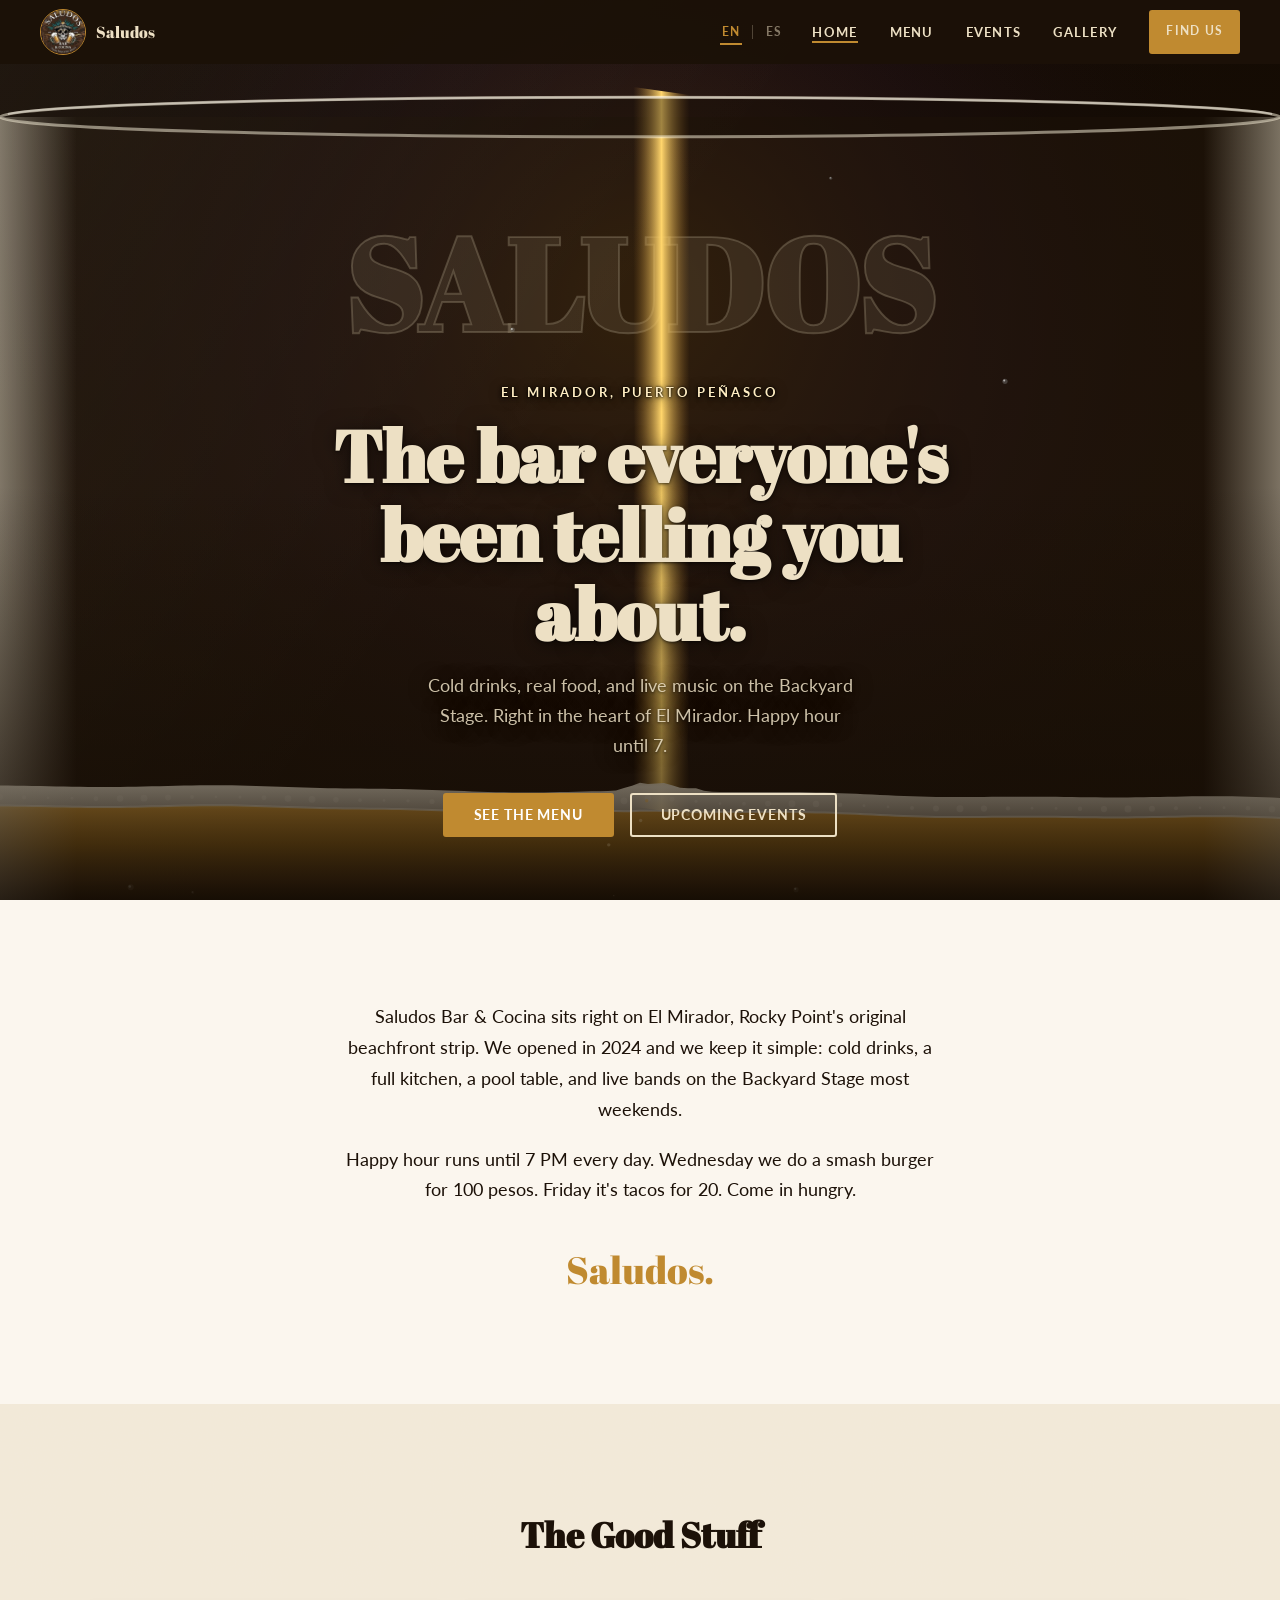
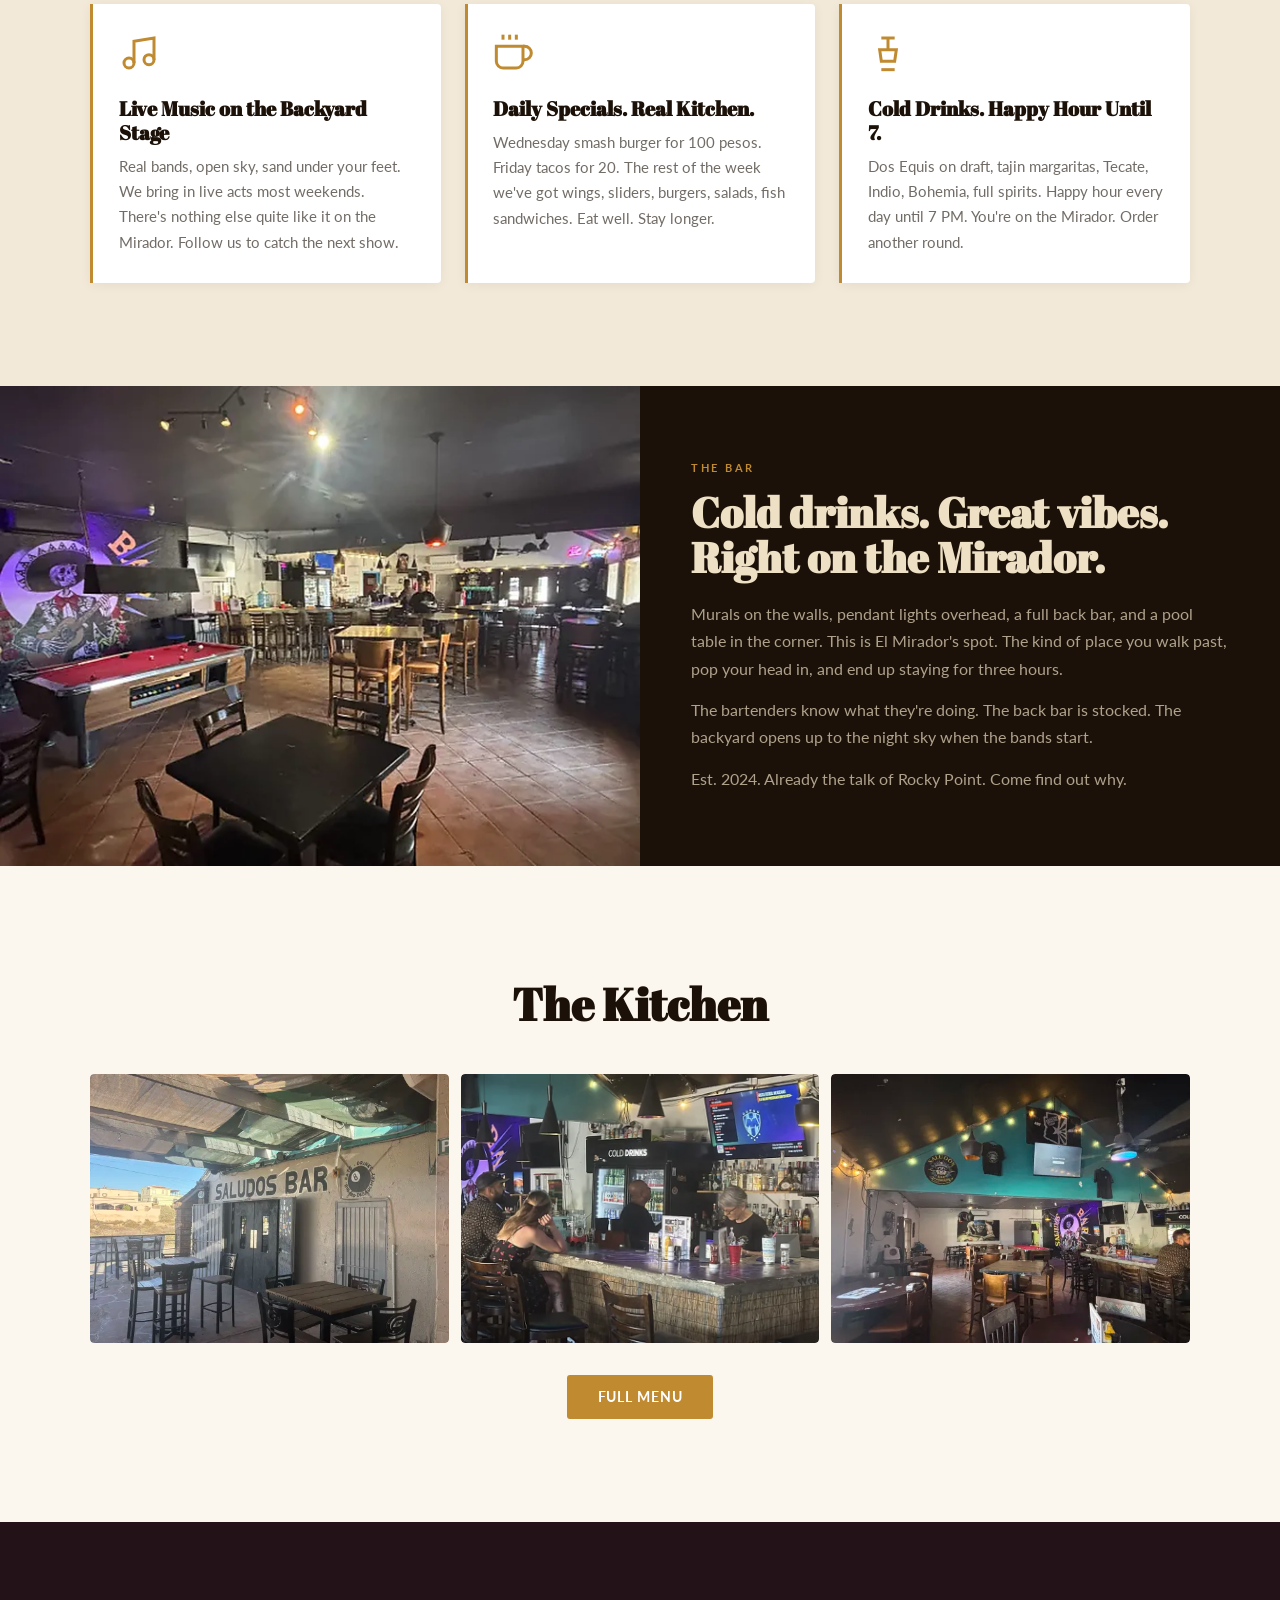
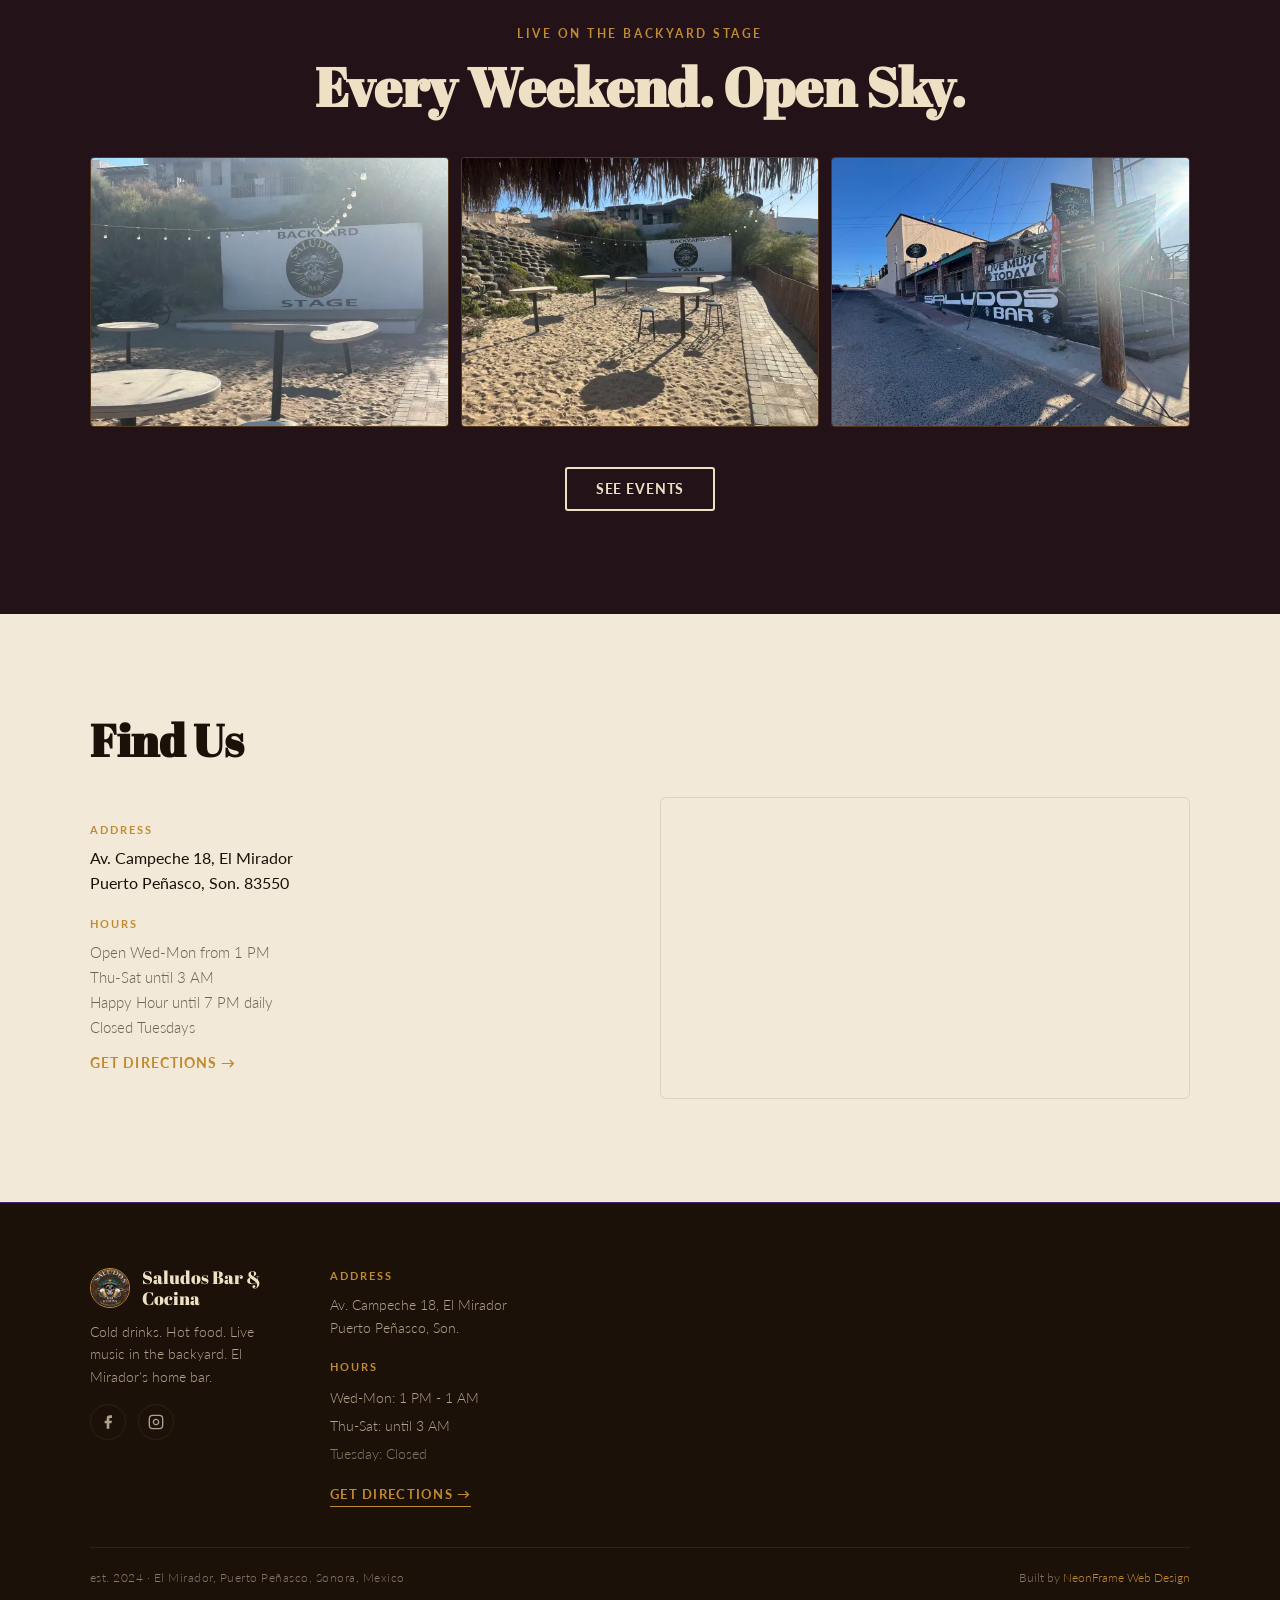
<file: index.html>
﻿<!DOCTYPE html>
<html lang="en" translate="no">
<head>
  <meta charset="UTF-8">
  <meta name="viewport" content="width=device-width, initial-scale=1.0">
  <meta name="google" content="notranslate">
  <title>Saludos Bar &amp; Cocina | Puerto Pe&ntilde;asco</title>
  <meta name="description" content="Rocky Point's bar on El Mirador. Live music on the Backyard Stage, cold drinks, daily food specials, and happy hour until 7 PM. Open Wed-Mon from 1 PM.">

  <!-- Open Graph -->
  <meta property="og:title" content="Saludos Bar &amp; Cocina | Puerto Pe&ntilde;asco">
  <meta property="og:description" content="Cold drinks, real food, and live music in the backyard. El Mirador's best kept secret.">
  <meta property="og:image" content="https://neonframewebdev.github.io/saludos-bar/assets/bar_night.webp">
  <meta property="og:url" content="https://neonframewebdev.github.io/saludos-bar/">
  <meta property="og:type" content="website">

  <!-- Favicon (logo) -->
  <link rel="icon" type="image/jpeg" href="assets/logo.jpg">

  <!-- Google Fonts -->
  <link rel="preconnect" href="https://fonts.googleapis.com">
  <link rel="preconnect" href="https://fonts.gstatic.com" crossorigin>
  <link href="https://fonts.googleapis.com/css2?family=Abril+Fatface&family=Lato:wght@300;400;700&display=swap" rel="stylesheet">

  <link rel="stylesheet" href="css/style.css">
  <noscript><style>.appear{opacity:1!important;transform:none!important}</style></noscript>
</head>
<body>

  <!-- ============================================================
       PAGE LOADER (home only)
       ============================================================ -->
  <div id="loader" aria-hidden="true">
    <img class="loader__logo" src="assets/logo.jpg" alt="Saludos Bar &amp; Cocina logo">
    <div class="loader__bar-track">
      <div class="loader__bar-fill"></div>
    </div>
  </div>

  <!-- ============================================================
       NAV
       ============================================================ -->
  <header id="navbar" role="banner">
    <div class="nav-inner">
      <a href="index.html" class="nav-logo" aria-label="Saludos Bar &amp; Cocina home">
        <img src="assets/logo.jpg" alt="Saludos logo" width="46" height="46">
        <span class="nav-logo__name">Saludos</span>
      </a>

      <div class="nav-right">
        <div class="nav-lang" role="group" aria-label="Idioma / Language">
          <button type="button" class="lang-chip is-active" data-setlang="en" aria-pressed="true">EN</button>
          <span class="nav-lang__sep" aria-hidden="true"></span>
          <button type="button" class="lang-chip" data-setlang="es" aria-pressed="false">ES</button>
        </div>

        <button class="hamburger" id="hamburger" aria-label="Open menu" aria-expanded="false" aria-controls="navLinks">
          <span></span>
          <span></span>
          <span></span>
        </button>

        <ul class="nav-links" id="navLinks" role="list">
          <li><a href="index.html" class="active" data-en="Home" data-es="Inicio">Home</a></li>
          <li><a href="menu.html" data-en="Menu" data-es="Men&uacute;">Menu</a></li>
          <li><a href="events.html" data-en="Events" data-es="Eventos">Events</a></li>
          <li><a href="gallery.html" data-en="Gallery" data-es="Galer&iacute;a">Gallery</a></li>
          <li><a href="find-us.html" class="btn btn--amber" data-en="Find Us" data-es="Encu&eacute;ntranos">Find Us</a></li>
        </ul>
      </div>
    </div>
  </header>

  <main>

    <!-- ============================================================
         HERO
         ============================================================ -->
    <section class="hero" aria-label="Hero">
      <div class="hero__bg">
        <canvas id="pour-canvas" aria-hidden="true"></canvas>
      </div>
      <div class="hero__overlay" aria-hidden="true"></div>
      <p id="pour-hint" class="pour-hint" aria-hidden="true" data-en-html="Tap once to enable tilt &#127866;" data-es-html="Toca una vez para activar la inclinaci&oacute;n &#127866;">Tap once to enable tilt &#127866;</p>

      <div class="hero__content">
        <span class="hero__eyebrow" data-en="El Mirador, Puerto Pe&ntilde;asco" data-es="El Mirador, Puerto Pe&ntilde;asco">El Mirador, Puerto Pe&ntilde;asco</span>
        <h1 class="hero__headline" data-en="The bar everyone's been telling you about." data-es="El bar del que todos te han estado hablando.">The bar everyone's been telling you about.</h1>
        <p class="hero__sub" data-en="Cold drinks, real food, and live music on the Backyard Stage. Right in the heart of El Mirador. Happy hour until 7." data-es="Bebidas fr&iacute;as, buena comida y m&uacute;sica en vivo en el Backyard Stage. En el coraz&oacute;n de El Mirador. Happy Hour hasta las 7.">Cold drinks, real food, and live music on the Backyard Stage. Right in the heart of El Mirador. Happy hour until 7.</p>
        <div class="hero__cta-row">
          <a href="menu.html" class="btn btn--amber" data-en="See the Menu" data-es="Ver el Men&uacute;">See the Menu</a>
          <a href="events.html" class="btn btn--ghost" data-en="Upcoming Events" data-es="Pr&oacute;ximos Eventos">Upcoming Events</a>
        </div>
      </div>
    </section>

    <!-- ============================================================
         INTRO
         ============================================================ -->
    <section class="intro-section section" aria-label="About Saludos">
      <div class="wrap">
        <p class="intro__text appear" data-en="Saludos Bar &amp; Cocina sits right on El Mirador, Rocky Point's original beachfront strip. We opened in 2024 and we keep it simple: cold drinks, a full kitchen, a pool table, and live bands on the Backyard Stage most weekends." data-es="Saludos Bar &amp; Cocina est&aacute; justo en El Mirador, la franja frente al mar original de Puerto Pe&ntilde;asco. Abrimos en 2024 y lo mantenemos simple: bebidas fr&iacute;as, cocina completa, mesa de billar y bandas en vivo en el Backyard Stage casi todos los fines de semana.">
          Saludos Bar &amp; Cocina sits right on El Mirador, Rocky Point's original beachfront strip. We opened in 2024 and we keep it simple: cold drinks, a full kitchen, a pool table, and live bands on the Backyard Stage most weekends.
        </p>
        <p class="intro__text appear d-1" data-en="Happy hour runs until 7 PM every day. Wednesday we do a smash burger for 100 pesos. Friday it's tacos for 20. Come in hungry." data-es="El Happy Hour es hasta las 7 PM todos los d&iacute;as. Los Mi&eacute;rcoles hacemos una Smash Burger por 100 pesos. Los Viernes son tacos por 20. Vente con hambre.">
          Happy hour runs until 7 PM every day. Wednesday we do a smash burger for 100 pesos. Friday it's tacos for 20. Come in hungry.
        </p>
        <span class="intro__toast appear d-2" data-en="Saludos." data-es="Saludos.">Saludos.</span>
      </div>
    </section>

    <!-- ============================================================
         FEATURES STRIP: "The Good Stuff"
         ============================================================ -->
    <section class="features-section section grain" aria-label="What we offer">
      <div class="wrap">
        <h2 class="features-section__heading appear" data-en="The Good Stuff" data-es="Lo Bueno">The Good Stuff</h2>
        <div class="features-grid">

          <div class="feature-card appear d-1">
            <svg class="feature-card__icon" viewBox="0 0 24 24" fill="none" stroke="currentColor" stroke-width="1.8" aria-hidden="true">
              <path d="M9 18V5l12-2v13"/>
              <circle cx="6" cy="18" r="3"/>
              <circle cx="18" cy="16" r="3"/>
            </svg>
            <h3 class="feature-card__title" data-en="Live Music on the Backyard Stage" data-es="M&uacute;sica en Vivo en el Backyard Stage">Live Music on the Backyard Stage</h3>
            <p class="feature-card__text" data-en="Real bands, open sky, sand under your feet. We bring in live acts most weekends. There's nothing else quite like it on the Mirador. Follow us to catch the next show." data-es="Bandas de verdad, cielo abierto y arena bajo tus pies. Traemos m&uacute;sica en vivo casi todos los fines de semana. No hay nada igual en El Mirador. S&iacute;guenos para no perderte el pr&oacute;ximo show.">Real bands, open sky, sand under your feet. We bring in live acts most weekends. There's nothing else quite like it on the Mirador. Follow us to catch the next show.</p>
          </div>

          <div class="feature-card appear d-2">
            <svg class="feature-card__icon" viewBox="0 0 24 24" fill="none" stroke="currentColor" stroke-width="1.8" aria-hidden="true">
              <path d="M18 8h1a4 4 0 0 1 0 8h-1"/>
              <path d="M2 8h16v9a4 4 0 0 1-4 4H6a4 4 0 0 1-4-4V8z"/>
              <line x1="6" y1="1" x2="6" y2="4"/>
              <line x1="10" y1="1" x2="10" y2="4"/>
              <line x1="14" y1="1" x2="14" y2="4"/>
            </svg>
            <h3 class="feature-card__title" data-en="Daily Specials. Real Kitchen." data-es="Especiales del D&iacute;a. Cocina de Verdad.">Daily Specials. Real Kitchen.</h3>
            <p class="feature-card__text" data-en="Wednesday smash burger for 100 pesos. Friday tacos for 20. The rest of the week we've got wings, sliders, burgers, salads, fish sandwiches. Eat well. Stay longer." data-es="Mi&eacute;rcoles Smash Burger por 100 pesos. Viernes tacos por 20. El resto de la semana tenemos alitas, sliders, hamburguesas, ensaladas y sandwiches de pescado. Come bien. Qu&eacute;date m&aacute;s tiempo.">Wednesday smash burger for 100 pesos. Friday tacos for 20. The rest of the week we've got wings, sliders, burgers, salads, fish sandwiches. Eat well. Stay longer.</p>
          </div>

          <div class="feature-card appear d-3">
            <svg class="feature-card__icon" viewBox="0 0 24 24" fill="none" stroke="currentColor" stroke-width="1.8" aria-hidden="true">
              <path d="M8 22H16"/>
              <path d="M7 10h10l-1 7H8L7 10z"/>
              <path d="M12 10V3"/>
              <path d="M8 3h8"/>
            </svg>
            <h3 class="feature-card__title" data-en="Cold Drinks. Happy Hour Until 7." data-es="Bebidas Fr&iacute;as. Happy Hour hasta las 7.">Cold Drinks. Happy Hour Until 7.</h3>
            <p class="feature-card__text" data-en="Dos Equis on draft, tajin margaritas, Tecate, Indio, Bohemia, full spirits. Happy hour every day until 7 PM. You're on the Mirador. Order another round." data-es="Dos Equis de barril, margaritas con Tajin, Tecate, Indio, Bohemia y barra completa de licores. Happy Hour todos los d&iacute;as hasta las 7 PM. Est&aacute;s en El Mirador. Pide otra ronda.">Dos Equis on draft, tajin margaritas, Tecate, Indio, Bohemia, full spirits. Happy hour every day until 7 PM. You're on the Mirador. Order another round.</p>
          </div>

        </div>
      </div>
    </section>

    <!-- ============================================================
         ATMOSPHERE: Two-column split
         ============================================================ -->
    <section class="atmosphere-section" aria-label="The bar">
      <div class="atmosphere-grid">
        <div class="atmosphere-photo">
          <img
            src="assets/interior_dark.webp"
            alt="Interior of Saludos Bar with Day of the Dead mural, red pool table, and full bar"
            width="900"
            height="700"
            loading="lazy"
          >
        </div>
        <div class="atmosphere-text">
          <span class="atmosphere-text__overline" data-en="The Bar" data-es="El Bar">The Bar</span>
          <h2 class="atmosphere-text__heading appear" data-en="Cold drinks. Great vibes. Right on the Mirador." data-es="Bebidas fr&iacute;as. Buen ambiente. Justo en El Mirador.">Cold drinks. Great vibes. Right on the Mirador.</h2>
          <p class="appear" data-en="Murals on the walls, pendant lights overhead, a full back bar, and a pool table in the corner. This is El Mirador's spot. The kind of place you walk past, pop your head in, and end up staying for three hours." data-es="Murales en las paredes, l&aacute;mparas colgantes, una barra completa y una mesa de billar en la esquina. Este es el lugar de El Mirador. De esos lugares por los que pasas, asomas la cabeza y terminas qued&aacute;ndote tres horas.">Murals on the walls, pendant lights overhead, a full back bar, and a pool table in the corner. This is El Mirador's spot. The kind of place you walk past, pop your head in, and end up staying for three hours.</p>
          <p class="appear d-1" data-en="The bartenders know what they're doing. The back bar is stocked. The backyard opens up to the night sky when the bands start." data-es="Los cantineros saben lo que hacen. La barra est&aacute; bien surtida. El patio se abre al cielo nocturno cuando empiezan las bandas.">The bartenders know what they're doing. The back bar is stocked. The backyard opens up to the night sky when the bands start.</p>
          <p class="appear d-2" data-en="Est. 2024. Already the talk of Rocky Point. Come find out why." data-es="Desde 2024. Ya somos de lo que m&aacute;s se habla en Puerto Pe&ntilde;asco. Ven a descubrir por qu&eacute;.">Est. 2024. Already the talk of Rocky Point. Come find out why.</p>
        </div>
      </div>
    </section>

    <!-- ============================================================
         FOOD PREVIEW: "The Kitchen"
         ============================================================ -->
    <section class="food-preview-section section" aria-label="Food preview">
      <div class="wrap">
        <h2 class="food-preview-section__heading appear" data-en="The Kitchen" data-es="La Cocina">The Kitchen</h2>
        <div class="food-preview-grid">
          <div class="food-card appear d-1">
            <div class="food-card__img-wrap">
              <img
                src="assets/patio_covered.webp"
                alt="Covered outdoor patio seating at Saludos Bar"
                loading="lazy"
                width="600"
                height="450"
              >
            </div>
          </div>
          <div class="food-card appear d-2">
            <div class="food-card__img-wrap">
              <img
                src="assets/bar_night.webp"
                alt="Saludos Bar counter busy at night"
                loading="lazy"
                width="600"
                height="450"
              >
            </div>
          </div>
          <div class="food-card appear d-3">
            <div class="food-card__img-wrap">
              <img
                src="assets/interior_teal.webp"
                alt="Saludos Bar interior showing teal ceiling, string lights, and full dining room"
                loading="lazy"
                width="600"
                height="450"
              >
            </div>
          </div>
        </div>
        <div class="food-preview-cta appear">
          <a href="menu.html" class="btn btn--amber" data-en="Full Menu" data-es="Men&uacute; completo">Full Menu</a>
        </div>
      </div>
    </section>

    <!-- ============================================================
         LIVE MUSIC TEASER
         ============================================================ -->
    <section class="music-teaser-section section" aria-label="Live music">
      <div class="wrap">
        <span class="music-teaser__overline" data-en="Live on the Backyard Stage" data-es="En Vivo en el Backyard Stage">Live on the Backyard Stage</span>
        <h2 class="music-teaser__heading appear" data-en="Every Weekend. Open Sky." data-es="Cada Fin de Semana. Cielo Abierto.">Every Weekend. Open Sky.</h2>
        <div class="music-photo-row">
          <div class="music-photo-row__item appear d-1">
            <img
              src="assets/backyard_sign.webp"
              alt="Saludos Backyard Stage sign with string lights"
              loading="lazy"
              width="600"
              height="450"
            >
          </div>
          <div class="music-photo-row__item appear d-2">
            <img
              src="assets/backyard_stage.webp"
              alt="Saludos Backyard Stage with sand, tables, and stage area"
              loading="lazy"
              width="600"
              height="450"
            >
          </div>
          <div class="music-photo-row__item appear d-3">
            <img
              src="assets/exterior_street.webp"
              alt="Saludos Bar exterior with Live Music Today sign"
              loading="lazy"
              width="600"
              height="450"
            >
          </div>
        </div>
        <div class="music-teaser__cta">
          <a href="events.html" class="btn btn--ghost" data-en="See Events" data-es="Ver Eventos">See Events</a>
        </div>
      </div>
    </section>

    <!-- ============================================================
         FIND US STRIP (home page compact version)
         ============================================================ -->
    <section class="find-strip-section section" aria-label="Location and hours">
      <div class="wrap">
        <h2 class="section-heading appear" style="margin-bottom:2rem;" data-en="Find Us" data-es="Encu&eacute;ntranos">Find Us</h2>
        <div class="find-strip-grid">
          <div class="appear">
            <span class="find-strip__info-label" data-en="Address" data-es="Direcci&oacute;n">Address</span>
            <p class="find-strip__address" data-en-html="Av. Campeche 18, El Mirador<br>Puerto Pe&ntilde;asco, Son. 83550" data-es-html="Av. Campeche 18, El Mirador<br>Puerto Pe&ntilde;asco, Son. 83550">
              Av. Campeche 18, El Mirador<br>
              Puerto Pe&ntilde;asco, Son. 83550
            </p>
            <span class="find-strip__info-label" data-en="Hours" data-es="Horario">Hours</span>
            <p class="find-strip__hours" data-en-html="Open Wed-Mon from 1 PM<br>Thu-Sat until 3 AM<br>Happy Hour until 7 PM daily<br>Closed Tuesdays" data-es-html="Abierto Mi&eacute;-Lun desde la 1 PM<br>Jue-S&aacute;b hasta las 3 AM<br>Happy Hour hasta las 7 PM todos los d&iacute;as<br>Cerrado los Martes">
              Open Wed-Mon from 1 PM<br>
              Thu-Sat until 3 AM<br>
              Happy Hour until 7 PM daily<br>
              Closed Tuesdays
            </p>
            <a
              href="https://www.google.com/maps/search/?api=1&query=Av.+Campeche+18+Puerto+Pe%C3%B1asco+Sonora"
              class="find-strip__directions"
              target="_blank"
              rel="noopener noreferrer"
              data-en-html="Get Directions &rarr;"
              data-es-html="C&oacute;mo llegar &rarr;"
            >Get Directions &rarr;</a>
          </div>
          <div class="appear d-1">
            <div class="find-strip__map-wrap">
              <iframe
                src="https://www.google.com/maps/embed?pb=!1m18!1m12!1m3!1d3594.123456789!2d-113.5399!3d31.3044!2m3!1f0!2f0!3f0!3m2!1i1024!2i768!4f13.1!3m3!1m2!1s0x86ce870ab1a5b4a9%3A0x1234567890abcdef!2sAv.%20Campeche%2018%2C%20Teresa%20de%20Mier%2C%2083550%20Puerto%20Pe%C3%B1asco%2C%20Son.!5e0!3m2!1sen!2smx!4v1234567890"
                allowfullscreen=""
                loading="lazy"
                referrerpolicy="no-referrer-when-downgrade"
                title="Saludos Bar &amp; Cocina location map"
              ></iframe>
            </div>
          </div>
        </div>
      </div>
    </section>

  </main>

  <!-- ============================================================
       FOOTER
       ============================================================ -->
  <footer class="site-footer" role="contentinfo">
    <div class="wrap">
      <div class="footer-grid">

        <!-- Brand + social -->
        <div class="footer-brand">
          <div class="footer-brand__logo-row">
            <img src="assets/logo.jpg" alt="Saludos Bar &amp; Cocina logo" width="40" height="40">
            <span class="footer-brand__name">Saludos Bar &amp; Cocina</span>
          </div>
          <p class="footer-brand__tagline" data-en="Cold drinks. Hot food. Live music in the backyard. El Mirador's home bar." data-es="Bebidas fr&iacute;as. Comida caliente. M&uacute;sica en vivo en el patio. El bar de El Mirador.">Cold drinks. Hot food. Live music in the backyard. El Mirador's home bar.</p>
          <div class="footer-social__links">
            <a href="https://www.facebook.com/saludospenascomx/" class="footer-social__link" aria-label="Facebook" target="_blank" rel="noopener noreferrer">
              <svg viewBox="0 0 24 24" fill="currentColor" aria-hidden="true"><path d="M18 2h-3a5 5 0 0 0-5 5v3H7v4h3v8h4v-8h3l1-4h-4V7a1 1 0 0 1 1-1h3z"/></svg>
            </a>
            <a href="https://www.instagram.com/saludosbarpenasco/" class="footer-social__link" aria-label="Instagram" target="_blank" rel="noopener noreferrer">
              <svg viewBox="0 0 24 24" fill="none" stroke="currentColor" stroke-width="2" aria-hidden="true"><rect x="2" y="2" width="20" height="20" rx="5" ry="5"/><path d="M16 11.37A4 4 0 1 1 12.63 8 4 4 0 0 1 16 11.37z"/><line x1="17.5" y1="6.5" x2="17.51" y2="6.5"/></svg>
            </a>
          </div>
        </div>

        <!-- Info -->
        <div class="footer-info">
          <span class="footer-info__label" data-en="Address" data-es="Direcci&oacute;n">Address</span>
          <p class="footer-info__text">Av. Campeche 18, El Mirador<br>Puerto Pe&ntilde;asco, Son.</p>

          <span class="footer-info__label" data-en="Hours" data-es="Horario">Hours</span>
          <ul class="footer-info__hours-list">
            <li data-en="Wed-Mon: 1 PM - 1 AM" data-es="Mi&eacute;-Lun: 1 PM a 1 AM">Wed-Mon: 1 PM - 1 AM</li>
            <li data-en="Thu-Sat: until 3 AM" data-es="Jue-S&aacute;b: hasta las 3 AM">Thu-Sat: until 3 AM</li>
            <li class="closed" data-en="Tuesday: Closed" data-es="Martes: Cerrado">Tuesday: Closed</li>
          </ul>

          <a
            href="https://www.google.com/maps/search/?api=1&query=Av.+Campeche+18+Puerto+Pe%C3%B1asco+Sonora"
            class="footer-directions"
            target="_blank"
            rel="noopener noreferrer"
            data-en="Get Directions &rarr;"
            data-es="C&oacute;mo llegar &rarr;"
          >Get Directions &rarr;</a>
        </div>

        <!-- Map -->
        <div class="footer-map">
          <iframe
            class="footer-map__embed"
            src="https://maps.google.com/maps?q=Saludos+Bar+Cocina+Puerto+Pe%C3%B1asco+Sonora+Mexico&output=embed"
            title="Saludos Bar &amp; Cocina location map"
            allowfullscreen=""
            loading="lazy"
            referrerpolicy="no-referrer-when-downgrade"
            aria-label="Map of Saludos Bar &amp; Cocina in Puerto Pe&ntilde;asco"
          ></iframe>
        </div>

      </div>

      <div class="footer-bottom">
        <span class="footer-bottom__copy" data-en="est. 2024 &middot; El Mirador, Puerto Pe&ntilde;asco, Sonora, Mexico" data-es="est. 2024 &middot; El Mirador, Puerto Pe&ntilde;asco, Sonora, M&eacute;xico">est. 2024 &middot; El Mirador, Puerto Pe&ntilde;asco, Sonora, Mexico</span>
        <span class="footer-bottom__built"><span data-en="Built by" data-es="Hecho por">Built by</span> <a href="https://neonframewebdesign.com" target="_blank" rel="noopener noreferrer">NeonFrame Web Design</a></span>
      </div>
    </div>
  </footer>

  <script src="js/main.js" defer></script>
  <script src="js/pour.js" defer></script>
</body>
</html>
</file>
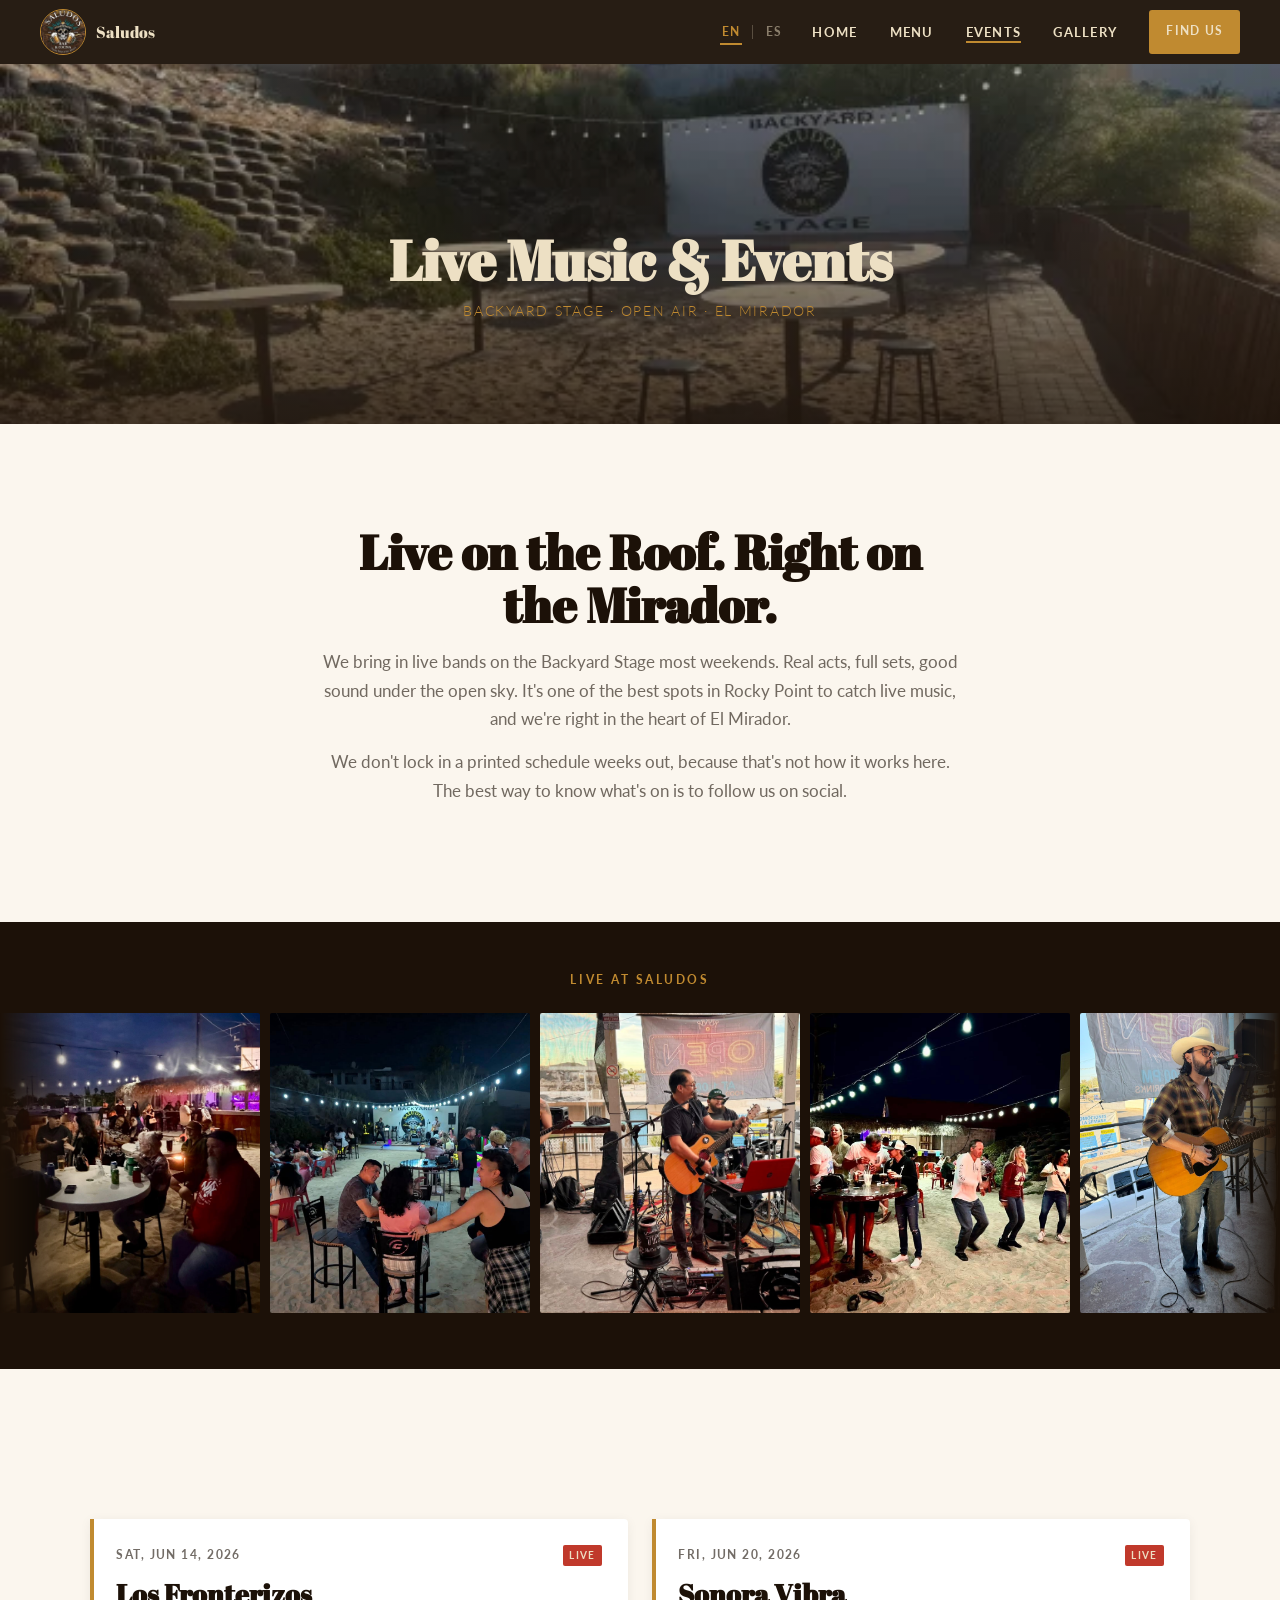
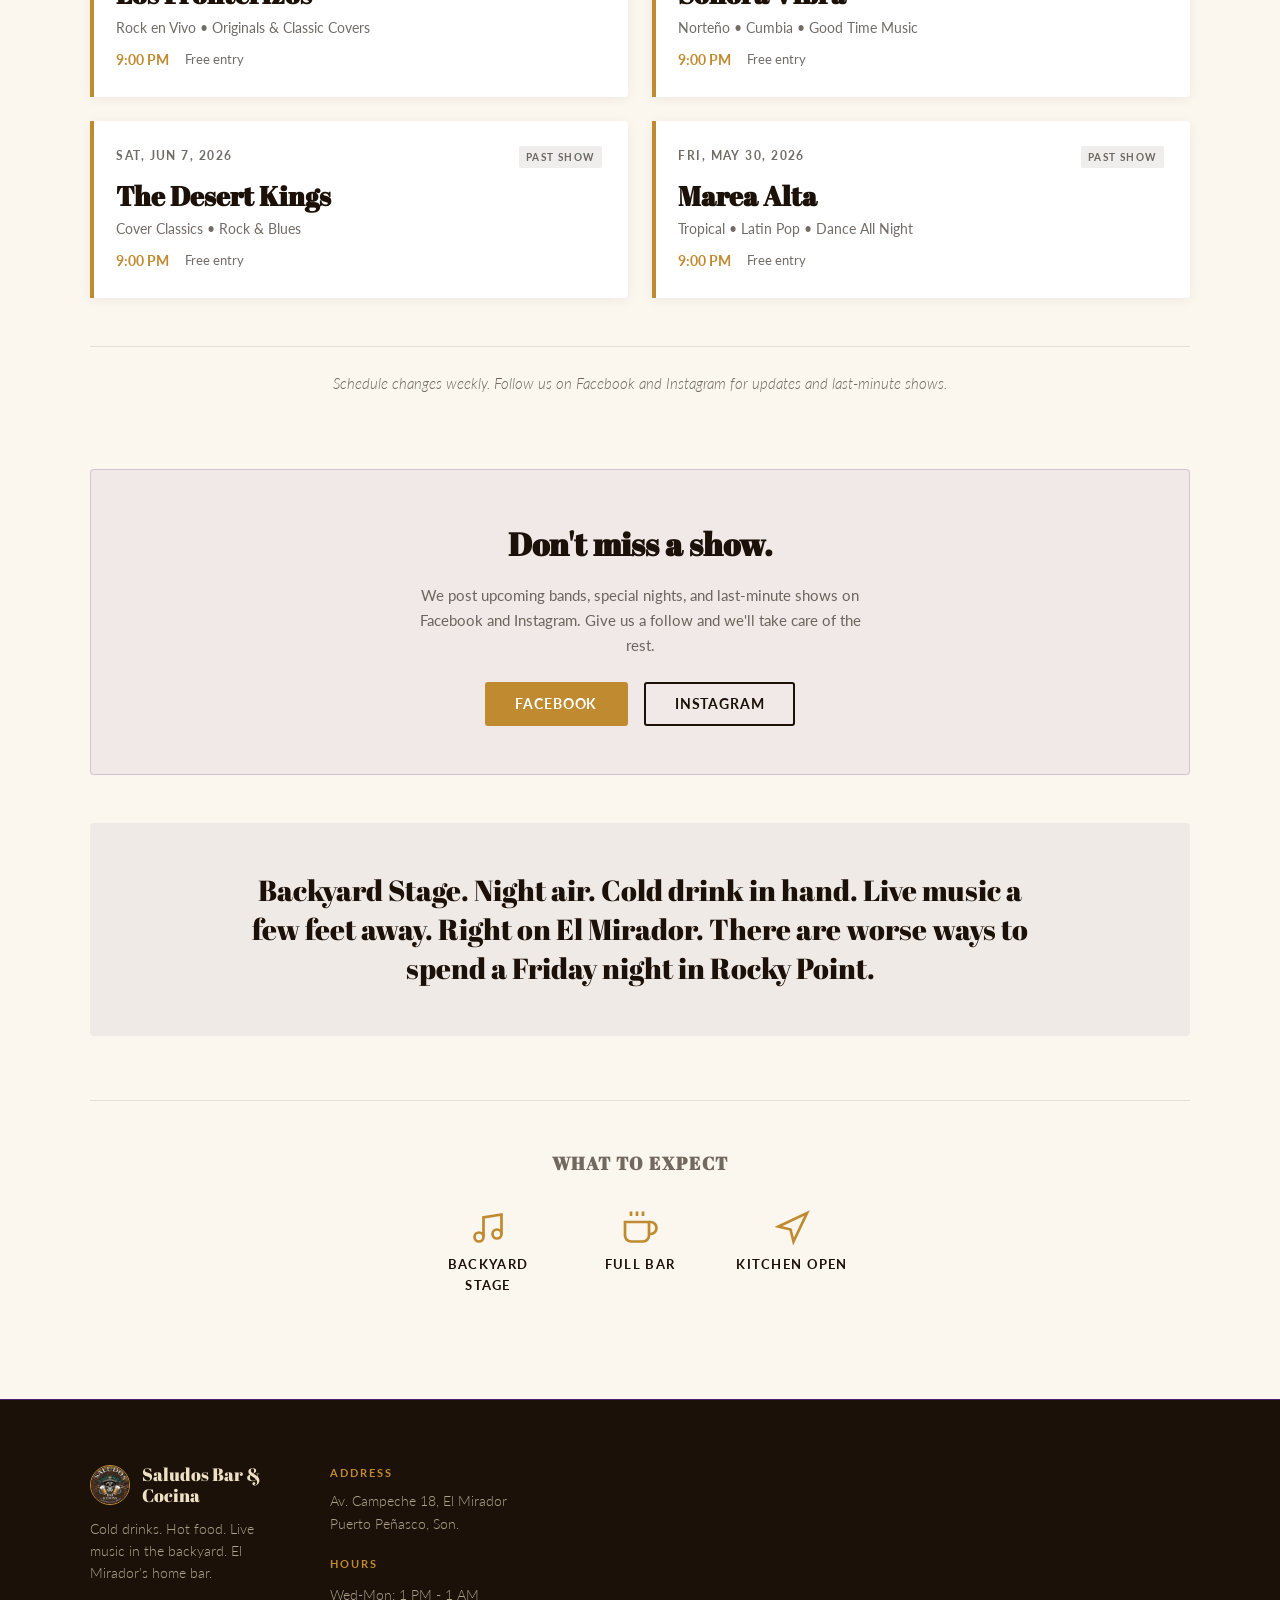
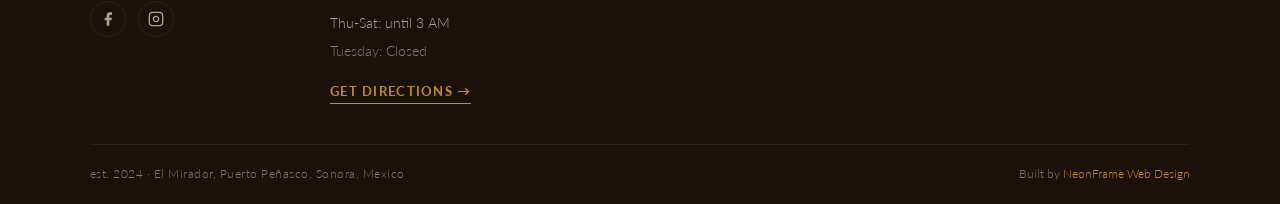
<file: events.html>
﻿<!DOCTYPE html>
<html lang="en" translate="no">
<head>
  <meta charset="UTF-8">
  <meta name="viewport" content="width=device-width, initial-scale=1.0">
  <meta name="google" content="notranslate">
  <title>Live Music &amp; Events | Saludos Bar &amp; Cocina | Puerto Pe&ntilde;asco</title>
  <meta name="description" content="Live bands on the Backyard Stage at Saludos Bar &amp; Cocina on El Mirador. Local acts, full sets, open sky. Rocky Point's best live music spot.">

  <!-- Open Graph -->
  <meta property="og:title" content="Live Music &amp; Events | Saludos Bar &amp; Cocina">
  <meta property="og:description" content="Backyard Stage. Night air. Cold drink in hand. Live music right on El Mirador.">
  <meta property="og:image" content="https://neonframewebdev.github.io/saludos-bar/assets/backyard_stage.webp">
  <meta property="og:url" content="https://neonframewebdev.github.io/saludos-bar/events.html">
  <meta property="og:type" content="website">

  <link rel="icon" type="image/jpeg" href="assets/logo.jpg">
  <link rel="preconnect" href="https://fonts.googleapis.com">
  <link rel="preconnect" href="https://fonts.gstatic.com" crossorigin>
  <link href="https://fonts.googleapis.com/css2?family=Abril+Fatface&family=Lato:wght@300;400;700&display=swap" rel="stylesheet">
  <link rel="stylesheet" href="css/style.css">
  <noscript><style>.appear{opacity:1!important;transform:none!important}</style></noscript>
</head>
<body>

  <!-- ============================================================
       NAV
       ============================================================ -->
  <header id="navbar" role="banner">
    <div class="nav-inner">
      <a href="index.html" class="nav-logo" aria-label="Saludos Bar &amp; Cocina home">
        <img src="assets/logo.jpg" alt="Saludos logo" width="46" height="46">
        <span class="nav-logo__name">Saludos</span>
      </a>

      <div class="nav-right">
        <div class="nav-lang" role="group" aria-label="Idioma / Language">
          <button type="button" class="lang-chip is-active" data-setlang="en" aria-pressed="true">EN</button>
          <span class="nav-lang__sep" aria-hidden="true"></span>
          <button type="button" class="lang-chip" data-setlang="es" aria-pressed="false">ES</button>
        </div>

        <button class="hamburger" id="hamburger" aria-label="Open menu" aria-expanded="false" aria-controls="navLinks">
          <span></span>
          <span></span>
          <span></span>
        </button>

        <ul class="nav-links" id="navLinks" role="list">
          <li><a href="index.html" data-en="Home" data-es="Inicio">Home</a></li>
          <li><a href="menu.html" data-en="Menu" data-es="Men&uacute;">Menu</a></li>
          <li><a href="events.html" class="active" data-en="Events" data-es="Eventos">Events</a></li>
          <li><a href="gallery.html" data-en="Gallery" data-es="Galer&iacute;a">Gallery</a></li>
          <li><a href="find-us.html" class="btn btn--amber" data-en="Find Us" data-es="Encu&eacute;ntranos">Find Us</a></li>
        </ul>
      </div>
    </div>
  </header>

  <main style="padding-top: 64px;">

    <!-- ============================================================
         HERO BAND
         ============================================================ -->
    <div class="hero-band hero-band--photo" aria-label="Events page header">
      <div class="hero-band__bg">
        <img
          src="assets/backyard_stage.webp"
          alt="Saludos Backyard Stage with sand, tables, and stage area open to the sky"
          style="object-position: center 40%;"
          width="1600"
          height="900" fetchpriority="high">
      </div>
      <div class="hero-band__overlay" aria-hidden="true"></div>
      <div class="hero-band__content">
        <h1 class="hero-band__title" data-en="Live Music &amp; Events" data-es="M&uacute;sica en Vivo y Eventos">Live Music &amp; Events</h1>
        <p class="hero-band__sub" data-en="Backyard Stage &middot; Open Air &middot; El Mirador" data-es="Backyard Stage &middot; Al Aire Libre &middot; El Mirador">Backyard Stage &middot; Open Air &middot; El Mirador</p>
      </div>
    </div>

    <!-- ============================================================
         EVENTS MAIN SECTION
         ============================================================ -->
    <section class="section" aria-label="Upcoming shows">
      <div class="wrap">

        <!-- Intro -->
        <div class="events-intro">
          <h2 class="events-intro__heading appear" data-en="Live on the Roof. Right on the Mirador." data-es="En Vivo en la Azotea. Justo en el Mirador.">Live on the Roof. Right on the Mirador.</h2>
          <p class="events-intro__text appear d-1" data-en="We bring in live bands on the Backyard Stage most weekends. Real acts, full sets, good sound under the open sky. It's one of the best spots in Rocky Point to catch live music, and we're right in the heart of El Mirador." data-es="Traemos bandas en vivo al Backyard Stage casi todos los fines de semana. Grupos de verdad, sets completos y buen sonido bajo el cielo abierto. Es uno de los mejores lugares en Puerto Pe&ntilde;asco para disfrutar m&uacute;sica en vivo, y estamos justo en el coraz&oacute;n de El Mirador.">
            We bring in live bands on the Backyard Stage most weekends. Real acts, full sets, good sound under the open sky. It's one of the best spots in Rocky Point to catch live music, and we're right in the heart of El Mirador.
          </p>
          <p class="events-intro__text appear d-2" data-en="We don't lock in a printed schedule weeks out, because that's not how it works here. The best way to know what's on is to follow us on social." data-es="No fijamos un calendario impreso con semanas de anticipaci&oacute;n, porque aqu&iacute; no funciona as&iacute;. La mejor manera de saber qu&eacute; hay es seguirnos en redes sociales.">
            We don't lock in a printed schedule weeks out, because that's not how it works here. The best way to know what's on is to follow us on social.
          </p>
        </div>

      </div>
    </section>

    <!-- ============================================================
         LIVE PHOTO STRIP
         ============================================================ -->
    <section class="live-strip-section" aria-label="Live music photos">
      <p class="live-strip__label" data-en="Live at Saludos" data-es="En Vivo en Saludos">Live at Saludos</p>
      <div class="strip-track-wrapper">
        <div class="strip-track">
          <img class="strip-photo" src="assets/live_crowd.jpg"      alt="Crowd at the Saludos backyard under string lights at night" loading="lazy">
          <img class="strip-photo" src="assets/live_stage_night.jpg" alt="Full crowd at the Saludos Backyard Stage at night" loading="lazy">
          <img class="strip-photo" src="assets/live_band.jpg"       alt="Four-piece band performing on the Saludos Backyard Stage" loading="lazy">
          <img class="strip-photo" src="assets/live_dancing.jpg"    alt="People dancing in the sand at Saludos Bar" loading="lazy">
          <img class="strip-photo" src="assets/live_acoustic.jpg"   alt="Solo acoustic guitarist performing at Saludos Bar" loading="lazy">
          <img class="strip-photo" src="assets/live_daytime.jpg"    alt="Daytime show at the Saludos Backyard Stage" loading="lazy">
          <img class="strip-photo" src="assets/live_singers.jpg"    alt="Two women sharing the microphone on stage at Saludos" loading="lazy">
          <img class="strip-photo" src="assets/live_band_pose.jpg"  alt="Band posing on the Saludos Backyard Stage" loading="lazy">
          <img class="strip-photo" src="assets/bar_dog.jpg"         alt="Bar dog with red bandana at Saludos" loading="lazy">
          <!-- Duplicate set for seamless loop -->
          <img class="strip-photo" src="assets/live_crowd.jpg"      alt="" aria-hidden="true" loading="lazy">
          <img class="strip-photo" src="assets/live_stage_night.jpg" alt="" aria-hidden="true" loading="lazy">
          <img class="strip-photo" src="assets/live_band.jpg"       alt="" aria-hidden="true" loading="lazy">
          <img class="strip-photo" src="assets/live_dancing.jpg"    alt="" aria-hidden="true" loading="lazy">
          <img class="strip-photo" src="assets/live_acoustic.jpg"   alt="" aria-hidden="true" loading="lazy">
          <img class="strip-photo" src="assets/live_daytime.jpg"    alt="" aria-hidden="true" loading="lazy">
          <img class="strip-photo" src="assets/live_singers.jpg"    alt="" aria-hidden="true" loading="lazy">
          <img class="strip-photo" src="assets/live_band_pose.jpg"  alt="" aria-hidden="true" loading="lazy">
          <img class="strip-photo" src="assets/bar_dog.jpg"         alt="" aria-hidden="true" loading="lazy">
        </div>
      </div>
    </section>

    <!-- ============================================================
         EVENTS MAIN SECTION (continued)
         ============================================================ -->
    <section class="section" aria-label="Show schedule">
      <div class="wrap">

        <!-- Event cards grid -->
        <div class="events-grid" aria-label="Show schedule">

          <!-- Upcoming: Card 1 -->
          <article class="event-card appear">
            <div class="event-card__top">
              <span class="event-card__date" data-en="Sat, Jun 14, 2026" data-es="S&aacute;b, 14 Jun, 2026">Sat, Jun 14, 2026</span>
              <span class="event-card__live-badge" data-en="LIVE" data-es="EN VIVO">LIVE</span>
            </div>
            <h3 class="event-card__band">Los Fronterizos</h3>
            <p class="event-card__genre" data-en="Rock en Vivo &bull; Originals &amp; Classic Covers" data-es="Rock en Vivo &bull; Originales y Covers Cl&aacute;sicos">Rock en Vivo &bull; Originals &amp; Classic Covers</p>
            <div class="event-card__meta">
              <span class="event-card__time">9:00 PM</span>
              <span class="event-card__cover" data-en="Free entry" data-es="Entrada libre">Free entry</span>
            </div>
          </article>

          <!-- Upcoming: Card 2 -->
          <article class="event-card appear d-1">
            <div class="event-card__top">
              <span class="event-card__date" data-en="Fri, Jun 20, 2026" data-es="Vie, 20 Jun, 2026">Fri, Jun 20, 2026</span>
              <span class="event-card__live-badge" data-en="LIVE" data-es="EN VIVO">LIVE</span>
            </div>
            <h3 class="event-card__band">Sonora Vibra</h3>
            <p class="event-card__genre" data-en="Norte&ntilde;o &bull; Cumbia &bull; Good Time Music" data-es="Norte&ntilde;o &bull; Cumbia &bull; Pura Buena Vibra">Norte&ntilde;o &bull; Cumbia &bull; Good Time Music</p>
            <div class="event-card__meta">
              <span class="event-card__time">9:00 PM</span>
              <span class="event-card__cover" data-en="Free entry" data-es="Entrada libre">Free entry</span>
            </div>
          </article>

          <!-- Past: Card 3 -->
          <article class="event-card event-card--past appear d-2">
            <div class="event-card__top">
              <span class="event-card__date" data-en="Sat, Jun 7, 2026" data-es="S&aacute;b, 7 Jun, 2026">Sat, Jun 7, 2026</span>
              <span class="event-card__past-badge" data-en="Past Show" data-es="Show pasado">Past Show</span>
            </div>
            <h3 class="event-card__band">The Desert Kings</h3>
            <p class="event-card__genre" data-en="Cover Classics &bull; Rock &amp; Blues" data-es="Covers Cl&aacute;sicos &bull; Rock y Blues">Cover Classics &bull; Rock &amp; Blues</p>
            <div class="event-card__meta">
              <span class="event-card__time">9:00 PM</span>
              <span class="event-card__cover" data-en="Free entry" data-es="Entrada libre">Free entry</span>
            </div>
          </article>

          <!-- Past: Card 4 -->
          <article class="event-card event-card--past appear d-3">
            <div class="event-card__top">
              <span class="event-card__date" data-en="Fri, May 30, 2026" data-es="Vie, 30 May, 2026">Fri, May 30, 2026</span>
              <span class="event-card__past-badge" data-en="Past Show" data-es="Show pasado">Past Show</span>
            </div>
            <h3 class="event-card__band">Marea Alta</h3>
            <p class="event-card__genre" data-en="Tropical &bull; Latin Pop &bull; Dance All Night" data-es="Tropical &bull; Pop Latino &bull; Baile Toda la Noche">Tropical &bull; Latin Pop &bull; Dance All Night</p>
            <div class="event-card__meta">
              <span class="event-card__time">9:00 PM</span>
              <span class="event-card__cover" data-en="Free entry" data-es="Entrada libre">Free entry</span>
            </div>
          </article>

        </div>

        <p class="events-footer-note appear" data-en="Schedule changes weekly. Follow us on Facebook and Instagram for updates and last-minute shows." data-es="El calendario cambia cada semana. S&iacute;guenos en Facebook e Instagram para enterarte de novedades y shows de &uacute;ltimo momento.">
          Schedule changes weekly. Follow us on Facebook and Instagram for updates and last-minute shows.
        </p>

        <!-- Follow CTA -->
        <div class="follow-cta appear">
          <h3 class="follow-cta__heading" data-en="Don't miss a show." data-es="No te pierdas ning&uacute;n show.">Don't miss a show.</h3>
          <p class="follow-cta__text" data-en="We post upcoming bands, special nights, and last-minute shows on Facebook and Instagram. Give us a follow and we'll take care of the rest." data-es="Publicamos las pr&oacute;ximas bandas, noches especiales y shows de &uacute;ltimo momento en Facebook e Instagram. S&iacute;guenos y nosotros nos encargamos del resto.">
            We post upcoming bands, special nights, and last-minute shows on Facebook and Instagram. Give us a follow and we'll take care of the rest.
          </p>
          <div class="follow-cta__social-row">
            <a href="https://www.facebook.com/saludospenascomx/" class="btn btn--amber" rel="noopener noreferrer" target="_blank">Facebook</a>
            <a href="https://www.instagram.com/saludosbarpenasco/" class="btn btn--ghost-dark" rel="noopener noreferrer" target="_blank">Instagram</a>
          </div>
        </div>

        <!-- Atmosphere callout -->
        <div class="atmosphere-callout appear">
          <p class="atmosphere-callout__text" data-en="Backyard Stage. Night air. Cold drink in hand. Live music a few feet away. Right on El Mirador. There are worse ways to spend a Friday night in Rocky Point." data-es="Backyard Stage. El aire de la noche. Una bebida fr&iacute;a en la mano. M&uacute;sica en vivo a unos pasos. Justo en El Mirador. Hay peores maneras de pasar un viernes por la noche en Puerto Pe&ntilde;asco.">
            Backyard Stage. Night air. Cold drink in hand. Live music a few feet away. Right on El Mirador. There are worse ways to spend a Friday night in Rocky Point.
          </p>
        </div>

        <!-- What to expect strip -->
        <div class="expect-strip">
          <h3 class="expect-strip__heading" data-en="What to expect" data-es="Qu&eacute; esperar">What to expect</h3>
          <div class="expect-grid">

            <div class="expect-item appear d-1">
              <svg viewBox="0 0 24 24" fill="none" stroke="currentColor" stroke-width="1.8" aria-hidden="true">
                <path d="M9 18V5l12-2v13"/>
                <circle cx="6" cy="18" r="3"/>
                <circle cx="18" cy="16" r="3"/>
              </svg>
              <span class="expect-item__label" data-en="Backyard Stage" data-es="Backyard Stage">Backyard Stage</span>
            </div>

            <div class="expect-item appear d-2">
              <svg viewBox="0 0 24 24" fill="none" stroke="currentColor" stroke-width="1.8" aria-hidden="true">
                <path d="M18 8h1a4 4 0 0 1 0 8h-1"/>
                <path d="M2 8h16v9a4 4 0 0 1-4 4H6a4 4 0 0 1-4-4V8z"/>
                <line x1="6" y1="1" x2="6" y2="4"/>
                <line x1="10" y1="1" x2="10" y2="4"/>
                <line x1="14" y1="1" x2="14" y2="4"/>
              </svg>
              <span class="expect-item__label" data-en="Full Bar" data-es="Bar completo">Full Bar</span>
            </div>

            <div class="expect-item appear d-3">
              <svg viewBox="0 0 24 24" fill="none" stroke="currentColor" stroke-width="1.8" aria-hidden="true">
                <path d="M3 11l19-9-9 19-2-8-8-2z"/>
              </svg>
              <span class="expect-item__label" data-en="Kitchen Open" data-es="Cocina abierta">Kitchen Open</span>
            </div>

          </div>
        </div>

      </div>
    </section>

  </main>

  <!-- ============================================================
       FOOTER
       ============================================================ -->
  <footer class="site-footer" role="contentinfo">
    <div class="wrap">
      <div class="footer-grid">

        <!-- Brand + social -->
        <div class="footer-brand">
          <div class="footer-brand__logo-row">
            <img src="assets/logo.jpg" alt="Saludos Bar &amp; Cocina logo" width="40" height="40">
            <span class="footer-brand__name">Saludos Bar &amp; Cocina</span>
          </div>
          <p class="footer-brand__tagline" data-en="Cold drinks. Hot food. Live music in the backyard. El Mirador's home bar." data-es="Bebidas fr&iacute;as. Comida caliente. M&uacute;sica en vivo en el patio. El bar de El Mirador.">Cold drinks. Hot food. Live music in the backyard. El Mirador's home bar.</p>
          <div class="footer-social__links">
            <a href="https://www.facebook.com/saludospenascomx/" class="footer-social__link" aria-label="Facebook" target="_blank" rel="noopener noreferrer">
              <svg viewBox="0 0 24 24" fill="currentColor" aria-hidden="true"><path d="M18 2h-3a5 5 0 0 0-5 5v3H7v4h3v8h4v-8h3l1-4h-4V7a1 1 0 0 1 1-1h3z"/></svg>
            </a>
            <a href="https://www.instagram.com/saludosbarpenasco/" class="footer-social__link" aria-label="Instagram" target="_blank" rel="noopener noreferrer">
              <svg viewBox="0 0 24 24" fill="none" stroke="currentColor" stroke-width="2" aria-hidden="true"><rect x="2" y="2" width="20" height="20" rx="5" ry="5"/><path d="M16 11.37A4 4 0 1 1 12.63 8 4 4 0 0 1 16 11.37z"/><line x1="17.5" y1="6.5" x2="17.51" y2="6.5"/></svg>
            </a>
          </div>
        </div>

        <!-- Info -->
        <div class="footer-info">
          <span class="footer-info__label" data-en="Address" data-es="Direcci&oacute;n">Address</span>
          <p class="footer-info__text">Av. Campeche 18, El Mirador<br>Puerto Pe&ntilde;asco, Son.</p>

          <span class="footer-info__label" data-en="Hours" data-es="Horario">Hours</span>
          <ul class="footer-info__hours-list">
            <li data-en="Wed-Mon: 1 PM - 1 AM" data-es="Mi&eacute;-Lun: 1 PM a 1 AM">Wed-Mon: 1 PM - 1 AM</li>
            <li data-en="Thu-Sat: until 3 AM" data-es="Jue-S&aacute;b: hasta las 3 AM">Thu-Sat: until 3 AM</li>
            <li class="closed" data-en="Tuesday: Closed" data-es="Martes: Cerrado">Tuesday: Closed</li>
          </ul>

          <a
            href="https://www.google.com/maps/search/?api=1&query=Av.+Campeche+18+Puerto+Pe%C3%B1asco+Sonora"
            class="footer-directions"
            target="_blank"
            rel="noopener noreferrer"
            data-en="Get Directions &rarr;"
            data-es="C&oacute;mo llegar &rarr;"
          >Get Directions &rarr;</a>
        </div>

        <!-- Map -->
        <div class="footer-map">
          <iframe
            class="footer-map__embed"
            src="https://maps.google.com/maps?q=Saludos+Bar+Cocina+Puerto+Pe%C3%B1asco+Sonora+Mexico&output=embed"
            title="Saludos Bar &amp; Cocina location map"
            allowfullscreen=""
            loading="lazy"
            referrerpolicy="no-referrer-when-downgrade"
            aria-label="Map of Saludos Bar &amp; Cocina in Puerto Pe&ntilde;asco"
          ></iframe>
        </div>

      </div>

      <div class="footer-bottom">
        <span class="footer-bottom__copy" data-en="est. 2024 &middot; El Mirador, Puerto Pe&ntilde;asco, Sonora, Mexico" data-es="est. 2024 &middot; El Mirador, Puerto Pe&ntilde;asco, Sonora, M&eacute;xico">est. 2024 &middot; El Mirador, Puerto Pe&ntilde;asco, Sonora, Mexico</span>
        <span class="footer-bottom__built"><span data-en="Built by" data-es="Hecho por">Built by</span> <a href="https://neonframewebdesign.com" target="_blank" rel="noopener noreferrer">NeonFrame Web Design</a></span>
      </div>
    </div>
  </footer>

  <script src="js/main.js" defer></script>
</body>
</html>
</file>
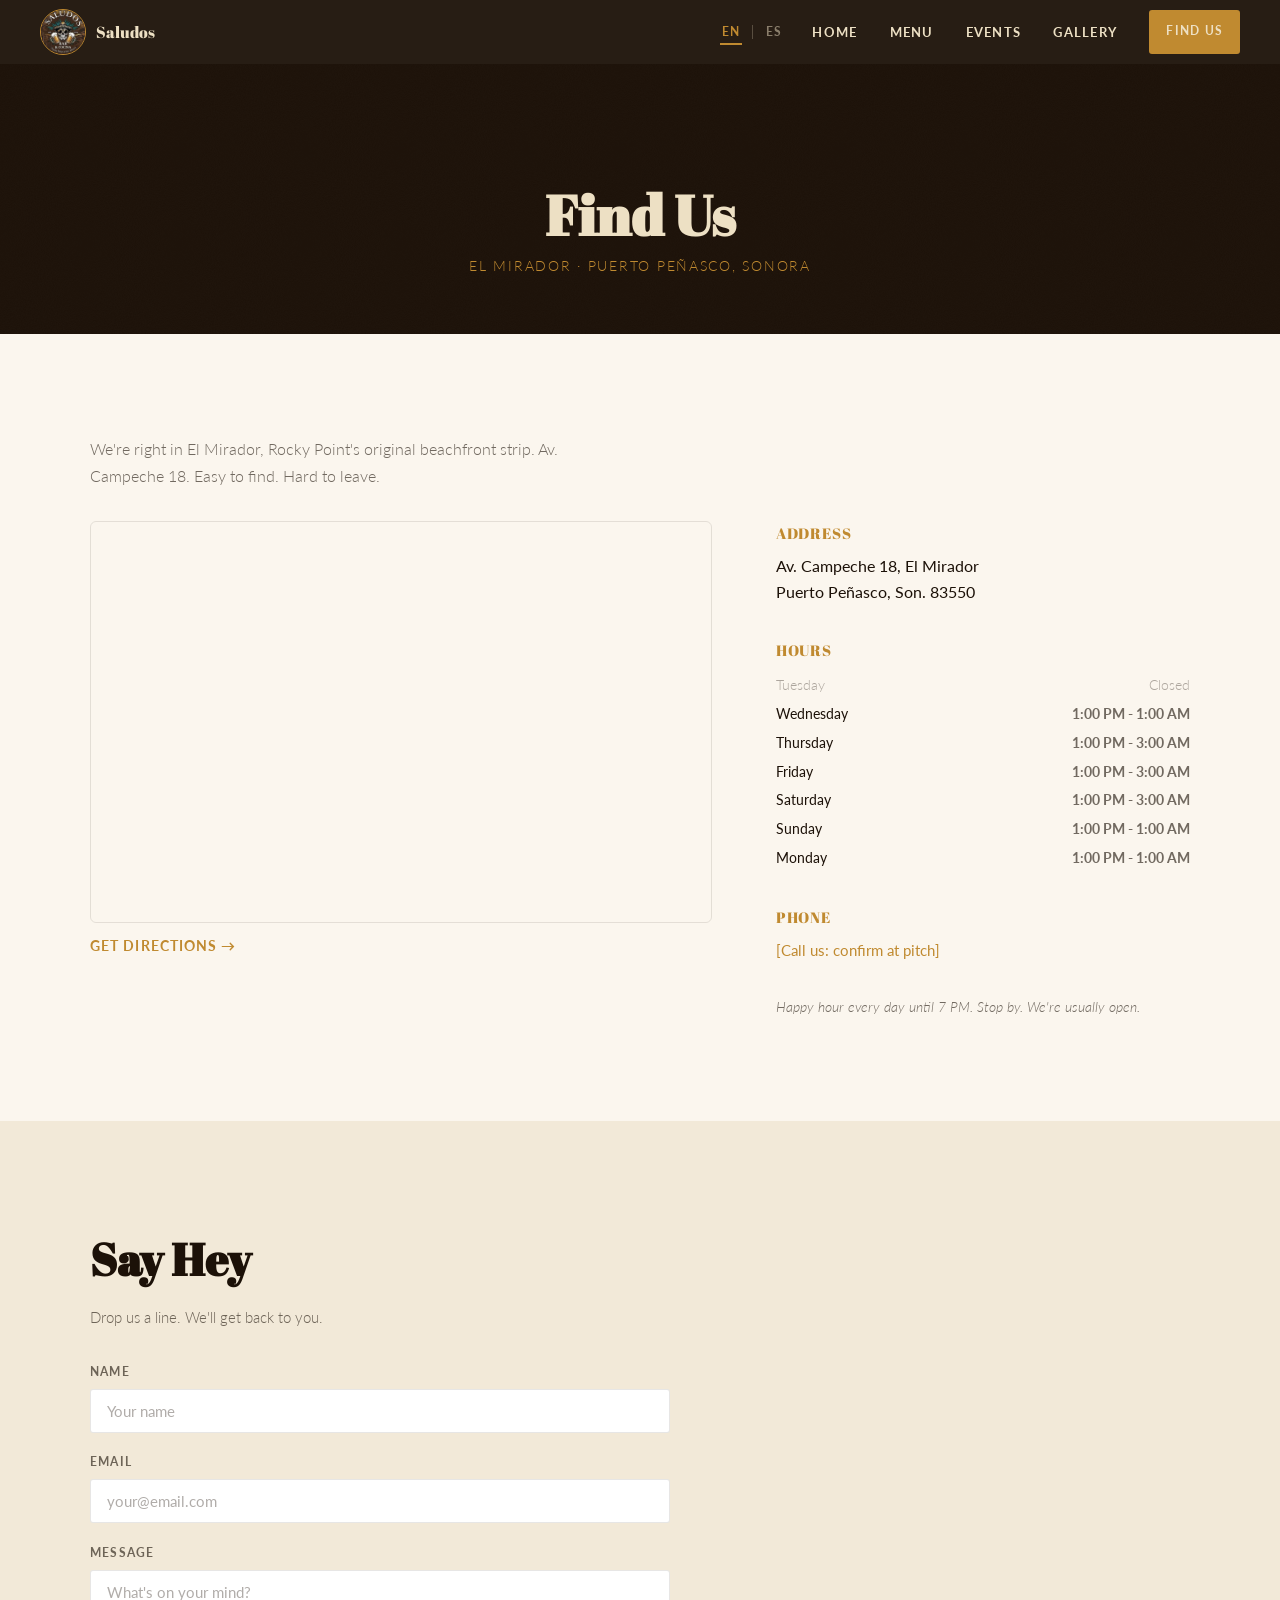
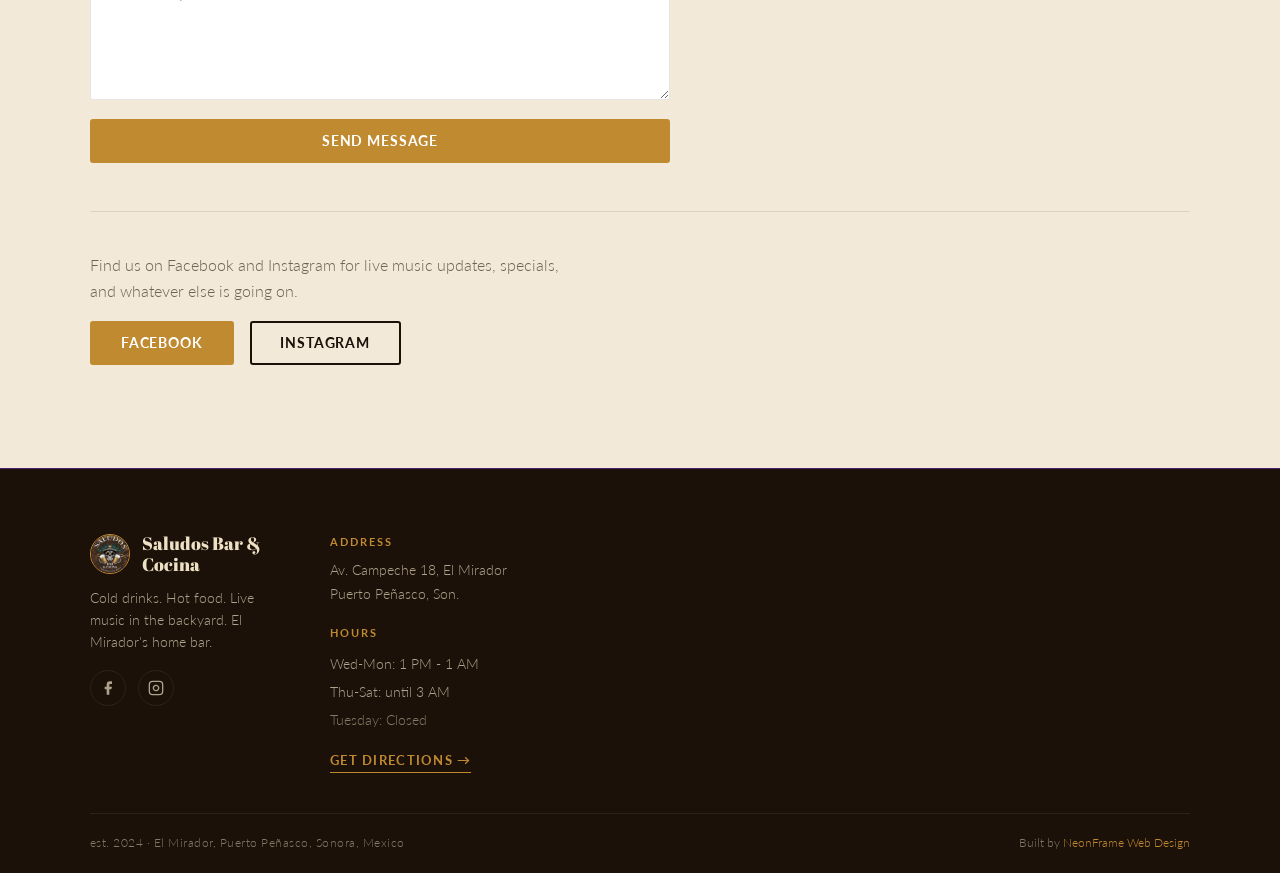
<file: find-us.html>
﻿<!DOCTYPE html>
<html lang="en" translate="no">
<head>
  <meta charset="UTF-8">
  <meta name="viewport" content="width=device-width, initial-scale=1.0">
  <meta name="google" content="notranslate">
  <title>Find Us | Saludos Bar &amp; Cocina | Puerto Pe&ntilde;asco</title>
  <meta name="description" content="Saludos Bar &amp; Cocina is on Av. Campeche 18 in El Mirador, Puerto Pe&ntilde;asco. Open Wed-Mon from 1 PM. Happy hour until 7. Easy to find. Hard to leave.">

  <!-- Open Graph -->
  <meta property="og:title" content="Find Us | Saludos Bar &amp; Cocina">
  <meta property="og:description" content="Easy to find. Hard to leave. Av. Campeche 18, El Mirador, Puerto Pe&ntilde;asco.">
  <meta property="og:image" content="https://neonframewebdev.github.io/saludos-bar/assets/bar_night.webp">
  <meta property="og:url" content="https://neonframewebdev.github.io/saludos-bar/find-us.html">
  <meta property="og:type" content="website">

  <link rel="icon" type="image/jpeg" href="assets/logo.jpg">
  <link rel="preconnect" href="https://fonts.googleapis.com">
  <link rel="preconnect" href="https://fonts.gstatic.com" crossorigin>
  <link href="https://fonts.googleapis.com/css2?family=Abril+Fatface&family=Lato:wght@300;400;700&display=swap" rel="stylesheet">
  <link rel="stylesheet" href="css/style.css">
  <noscript><style>.appear{opacity:1!important;transform:none!important}</style></noscript>
</head>
<body>

  <!-- ============================================================
       NAV
       ============================================================ -->
  <header id="navbar" role="banner">
    <div class="nav-inner">
      <a href="index.html" class="nav-logo" aria-label="Saludos Bar &amp; Cocina home">
        <img src="assets/logo.jpg" alt="Saludos logo" width="46" height="46">
        <span class="nav-logo__name">Saludos</span>
      </a>

      <div class="nav-right">
        <div class="nav-lang" role="group" aria-label="Idioma / Language">
          <button type="button" class="lang-chip is-active" data-setlang="en" aria-pressed="true">EN</button>
          <span class="nav-lang__sep" aria-hidden="true"></span>
          <button type="button" class="lang-chip" data-setlang="es" aria-pressed="false">ES</button>
        </div>

        <button class="hamburger" id="hamburger" aria-label="Open menu" aria-expanded="false" aria-controls="navLinks">
          <span></span>
          <span></span>
          <span></span>
        </button>

        <ul class="nav-links" id="navLinks" role="list">
          <li><a href="index.html" data-en="Home" data-es="Inicio">Home</a></li>
          <li><a href="menu.html" data-en="Menu" data-es="Men&uacute;">Menu</a></li>
          <li><a href="events.html" data-en="Events" data-es="Eventos">Events</a></li>
          <li><a href="gallery.html" data-en="Gallery" data-es="Galer&iacute;a">Gallery</a></li>
          <li><a href="find-us.html" class="btn btn--amber active" data-en="Find Us" data-es="Encu&eacute;ntranos">Find Us</a></li>
        </ul>
      </div>
    </div>
  </header>

  <main style="padding-top: 64px;">

    <!-- ============================================================
         HERO BAND (flat, no photo)
         ============================================================ -->
    <div class="hero-band hero-band--flat grain" aria-label="Find Us page header">
      <div class="hero-band__content">
        <h1 class="hero-band__title" data-en="Find Us" data-es="Encu&eacute;ntranos">Find Us</h1>
        <p class="hero-band__sub" data-en="El Mirador &middot; Puerto Pe&ntilde;asco, Sonora" data-es="El Mirador &middot; Puerto Pe&ntilde;asco, Sonora">El Mirador &middot; Puerto Pe&ntilde;asco, Sonora</p>
      </div>
    </div>

    <!-- ============================================================
         LOCATION + HOURS
         ============================================================ -->
    <section class="find-us-section section" aria-label="Location and hours">
      <div class="wrap">

        <div style="margin-bottom: 2rem;">
          <p class="section-sub appear" style="max-width: 52ch;" data-en="We're right in El Mirador, Rocky Point's original beachfront strip. Av. Campeche 18. Easy to find. Hard to leave." data-es="Estamos justo en El Mirador, la franja frente al mar original de Puerto Pe&ntilde;asco. Av. Campeche 18. F&aacute;cil de encontrar. Dif&iacute;cil de dejar.">
            We're right in El Mirador, Rocky Point's original beachfront strip. Av. Campeche 18. Easy to find. Hard to leave.
          </p>
        </div>

        <div class="find-us-grid">

          <!-- Map column -->
          <div class="appear">
            <div class="find-us-map__wrap">
              <iframe
                src="https://www.google.com/maps/embed?pb=!1m18!1m12!1m3!1d3594.123456789!2d-113.5399!3d31.3044!2m3!1f0!2f0!3f0!3m2!1i1024!2i768!4f13.1!3m3!1m2!1s0x86ce870ab1a5b4a9%3A0x1234567890abcdef!2sAv.%20Campeche%2018%2C%20Teresa%20de%20Mier%2C%2083550%20Puerto%20Pe%C3%B1asco%2C%20Son.!5e0!3m2!1sen!2smx!4v1234567890"
                allowfullscreen=""
                loading="lazy"
                referrerpolicy="no-referrer-when-downgrade"
                title="Saludos Bar &amp; Cocina on the map"
              ></iframe>
            </div>
            <a
              href="https://www.google.com/maps/search/?api=1&query=Av.+Campeche+18+Puerto+Pe%C3%B1asco+Sonora"
              class="find-us-map__directions"
              target="_blank"
              rel="noopener noreferrer"
              data-en-html="Get Directions &rarr;"
              data-es-html="C&oacute;mo llegar &rarr;"
            >Get Directions &rarr;</a>
          </div>

          <!-- Info column -->
          <div class="appear d-1">

            <div class="find-us-info__block">
              <span class="find-us-info__label" data-en="Address" data-es="Direcci&oacute;n">Address</span>
              <p class="find-us-info__address" data-en-html="Av. Campeche 18, El Mirador<br>Puerto Pe&ntilde;asco, Son. 83550" data-es-html="Av. Campeche 18, El Mirador<br>Puerto Pe&ntilde;asco, Son. 83550">
                Av. Campeche 18, El Mirador<br>
                Puerto Pe&ntilde;asco, Son. 83550
              </p>
            </div>

            <div class="find-us-info__block">
              <span class="find-us-info__label" data-en="Hours" data-es="Horario">Hours</span>
              <table class="hours-table" aria-label="Business hours">
                <tbody>
                  <tr class="closed">
                    <td data-en="Tuesday" data-es="Martes">Tuesday</td>
                    <td data-en="Closed" data-es="Cerrado">Closed</td>
                  </tr>
                  <tr>
                    <td data-en="Wednesday" data-es="Mi&eacute;rcoles">Wednesday</td>
                    <td>1:00 PM - 1:00 AM</td>
                  </tr>
                  <tr>
                    <td data-en="Thursday" data-es="Jueves">Thursday</td>
                    <td>1:00 PM - 3:00 AM</td>
                  </tr>
                  <tr>
                    <td data-en="Friday" data-es="Viernes">Friday</td>
                    <td>1:00 PM - 3:00 AM</td>
                  </tr>
                  <tr>
                    <td data-en="Saturday" data-es="S&aacute;bado">Saturday</td>
                    <td>1:00 PM - 3:00 AM</td>
                  </tr>
                  <tr>
                    <td data-en="Sunday" data-es="Domingo">Sunday</td>
                    <td>1:00 PM - 1:00 AM</td>
                  </tr>
                  <tr>
                    <td data-en="Monday" data-es="Lunes">Monday</td>
                    <td>1:00 PM - 1:00 AM</td>
                  </tr>
                </tbody>
              </table>
            </div>

            <div class="find-us-info__block">
              <span class="find-us-info__label" data-en="Phone" data-es="Tel&eacute;fono">Phone</span>
              <p class="find-us-info__phone">
                <a href="tel:+52-638-000-0000" data-en="[Call us: confirm at pitch]" data-es="[Ll&aacute;manos: confirmar en la presentaci&oacute;n]">[Call us: confirm at pitch]</a>
              </p>
            </div>

            <p class="find-us-info__note" data-en="Happy hour every day until 7 PM. Stop by. We're usually open." data-es="Happy Hour todos los d&iacute;as hasta las 7 PM. Pasa a vernos. Casi siempre estamos abiertos.">Happy hour every day until 7 PM. Stop by. We're usually open.</p>

          </div>

        </div>

      </div>
    </section>

    <!-- ============================================================
         CONTACT FORM
         ============================================================ -->
    <section class="contact-section section" aria-label="Contact form">
      <div class="wrap">
        <h2 class="contact-section__heading appear" data-en="Say Hey" data-es="Sal&uacute;danos">Say Hey</h2>
        <p class="contact-section__sub appear d-1" data-en="Drop us a line. We'll get back to you." data-es="Escr&iacute;benos. Te respondemos.">Drop us a line. We'll get back to you.</p>

        <form
          class="contact-form appear d-2"
          action="#"
          method="POST"
          aria-label="Contact Saludos Bar"
        >
          <div class="form-field">
            <label for="contact-name" data-en="Name" data-es="Nombre">Name</label>
            <input
              type="text"
              id="contact-name"
              name="name"
              placeholder="Your name"
              data-ph-en="Your name"
              data-ph-es="Tu nombre"
              autocomplete="name"
              required
            >
          </div>
          <div class="form-field">
            <label for="contact-email" data-en="Email" data-es="Correo">Email</label>
            <input
              type="email"
              id="contact-email"
              name="email"
              placeholder="your@email.com"
              data-ph-en="your@email.com"
              data-ph-es="tu@correo.com"
              autocomplete="email"
              required
            >
          </div>
          <div class="form-field">
            <label for="contact-message" data-en="Message" data-es="Mensaje">Message</label>
            <textarea
              id="contact-message"
              name="message"
              placeholder="What's on your mind?"
              data-ph-en="What's on your mind?"
              data-ph-es="&iquest;Qu&eacute; tienes en mente?"
              required
            ></textarea>
          </div>
          <button type="submit" class="btn btn--amber" style="align-self: flex-start; width: 100%;" data-en="Send Message" data-es="Enviar mensaje">Send Message</button>
        </form>

        <!-- Social CTA -->
        <div style="margin-top: 3rem; padding-top: 2.5rem; border-top: 1px solid var(--border-light);">
          <p class="section-sub appear" style="margin-bottom: 1rem;" data-en="Find us on Facebook and Instagram for live music updates, specials, and whatever else is going on." data-es="Encu&eacute;ntranos en Facebook e Instagram para novedades de m&uacute;sica en vivo, promociones y todo lo dem&aacute;s que est&eacute; pasando.">
            Find us on Facebook and Instagram for live music updates, specials, and whatever else is going on.
          </p>
          <div style="display: flex; gap: 1rem; flex-wrap: wrap;">
            <a href="https://www.facebook.com/saludospenascomx/" class="btn btn--amber appear d-1" rel="noopener noreferrer" target="_blank">Facebook</a>
            <a href="https://www.instagram.com/saludosbarpenasco/" class="btn btn--ghost-dark appear d-2" rel="noopener noreferrer" target="_blank">Instagram</a>
          </div>
        </div>

      </div>
    </section>

  </main>

  <!-- ============================================================
       FOOTER
       ============================================================ -->
  <footer class="site-footer" role="contentinfo">
    <div class="wrap">
      <div class="footer-grid">

        <!-- Brand + social -->
        <div class="footer-brand">
          <div class="footer-brand__logo-row">
            <img src="assets/logo.jpg" alt="Saludos Bar &amp; Cocina logo" width="40" height="40">
            <span class="footer-brand__name">Saludos Bar &amp; Cocina</span>
          </div>
          <p class="footer-brand__tagline" data-en="Cold drinks. Hot food. Live music in the backyard. El Mirador's home bar." data-es="Bebidas fr&iacute;as. Comida caliente. M&uacute;sica en vivo en el patio. El bar de El Mirador.">Cold drinks. Hot food. Live music in the backyard. El Mirador's home bar.</p>
          <div class="footer-social__links">
            <a href="https://www.facebook.com/saludospenascomx/" class="footer-social__link" aria-label="Facebook" target="_blank" rel="noopener noreferrer">
              <svg viewBox="0 0 24 24" fill="currentColor" aria-hidden="true"><path d="M18 2h-3a5 5 0 0 0-5 5v3H7v4h3v8h4v-8h3l1-4h-4V7a1 1 0 0 1 1-1h3z"/></svg>
            </a>
            <a href="https://www.instagram.com/saludosbarpenasco/" class="footer-social__link" aria-label="Instagram" target="_blank" rel="noopener noreferrer">
              <svg viewBox="0 0 24 24" fill="none" stroke="currentColor" stroke-width="2" aria-hidden="true"><rect x="2" y="2" width="20" height="20" rx="5" ry="5"/><path d="M16 11.37A4 4 0 1 1 12.63 8 4 4 0 0 1 16 11.37z"/><line x1="17.5" y1="6.5" x2="17.51" y2="6.5"/></svg>
            </a>
          </div>
        </div>

        <!-- Info -->
        <div class="footer-info">
          <span class="footer-info__label" data-en="Address" data-es="Direcci&oacute;n">Address</span>
          <p class="footer-info__text">Av. Campeche 18, El Mirador<br>Puerto Pe&ntilde;asco, Son.</p>

          <span class="footer-info__label" data-en="Hours" data-es="Horario">Hours</span>
          <ul class="footer-info__hours-list">
            <li data-en="Wed-Mon: 1 PM - 1 AM" data-es="Mi&eacute;-Lun: 1 PM a 1 AM">Wed-Mon: 1 PM - 1 AM</li>
            <li data-en="Thu-Sat: until 3 AM" data-es="Jue-S&aacute;b: hasta las 3 AM">Thu-Sat: until 3 AM</li>
            <li class="closed" data-en="Tuesday: Closed" data-es="Martes: Cerrado">Tuesday: Closed</li>
          </ul>

          <a
            href="https://www.google.com/maps/search/?api=1&query=Av.+Campeche+18+Puerto+Pe%C3%B1asco+Sonora"
            class="footer-directions"
            target="_blank"
            rel="noopener noreferrer"
            data-en="Get Directions &rarr;"
            data-es="C&oacute;mo llegar &rarr;"
          >Get Directions &rarr;</a>
        </div>

        <!-- Map -->
        <div class="footer-map">
          <iframe
            class="footer-map__embed"
            src="https://maps.google.com/maps?q=Saludos+Bar+Cocina+Puerto+Pe%C3%B1asco+Sonora+Mexico&output=embed"
            title="Saludos Bar &amp; Cocina location map"
            allowfullscreen=""
            loading="lazy"
            referrerpolicy="no-referrer-when-downgrade"
            aria-label="Map of Saludos Bar &amp; Cocina in Puerto Pe&ntilde;asco"
          ></iframe>
        </div>

      </div>

      <div class="footer-bottom">
        <span class="footer-bottom__copy" data-en="est. 2024 &middot; El Mirador, Puerto Pe&ntilde;asco, Sonora, Mexico" data-es="est. 2024 &middot; El Mirador, Puerto Pe&ntilde;asco, Sonora, M&eacute;xico">est. 2024 &middot; El Mirador, Puerto Pe&ntilde;asco, Sonora, Mexico</span>
        <span class="footer-bottom__built"><span data-en="Built by" data-es="Hecho por">Built by</span> <a href="https://neonframewebdesign.com" target="_blank" rel="noopener noreferrer">NeonFrame Web Design</a></span>
      </div>
    </div>
  </footer>

  <script src="js/main.js" defer></script>
</body>
</html>
</file>
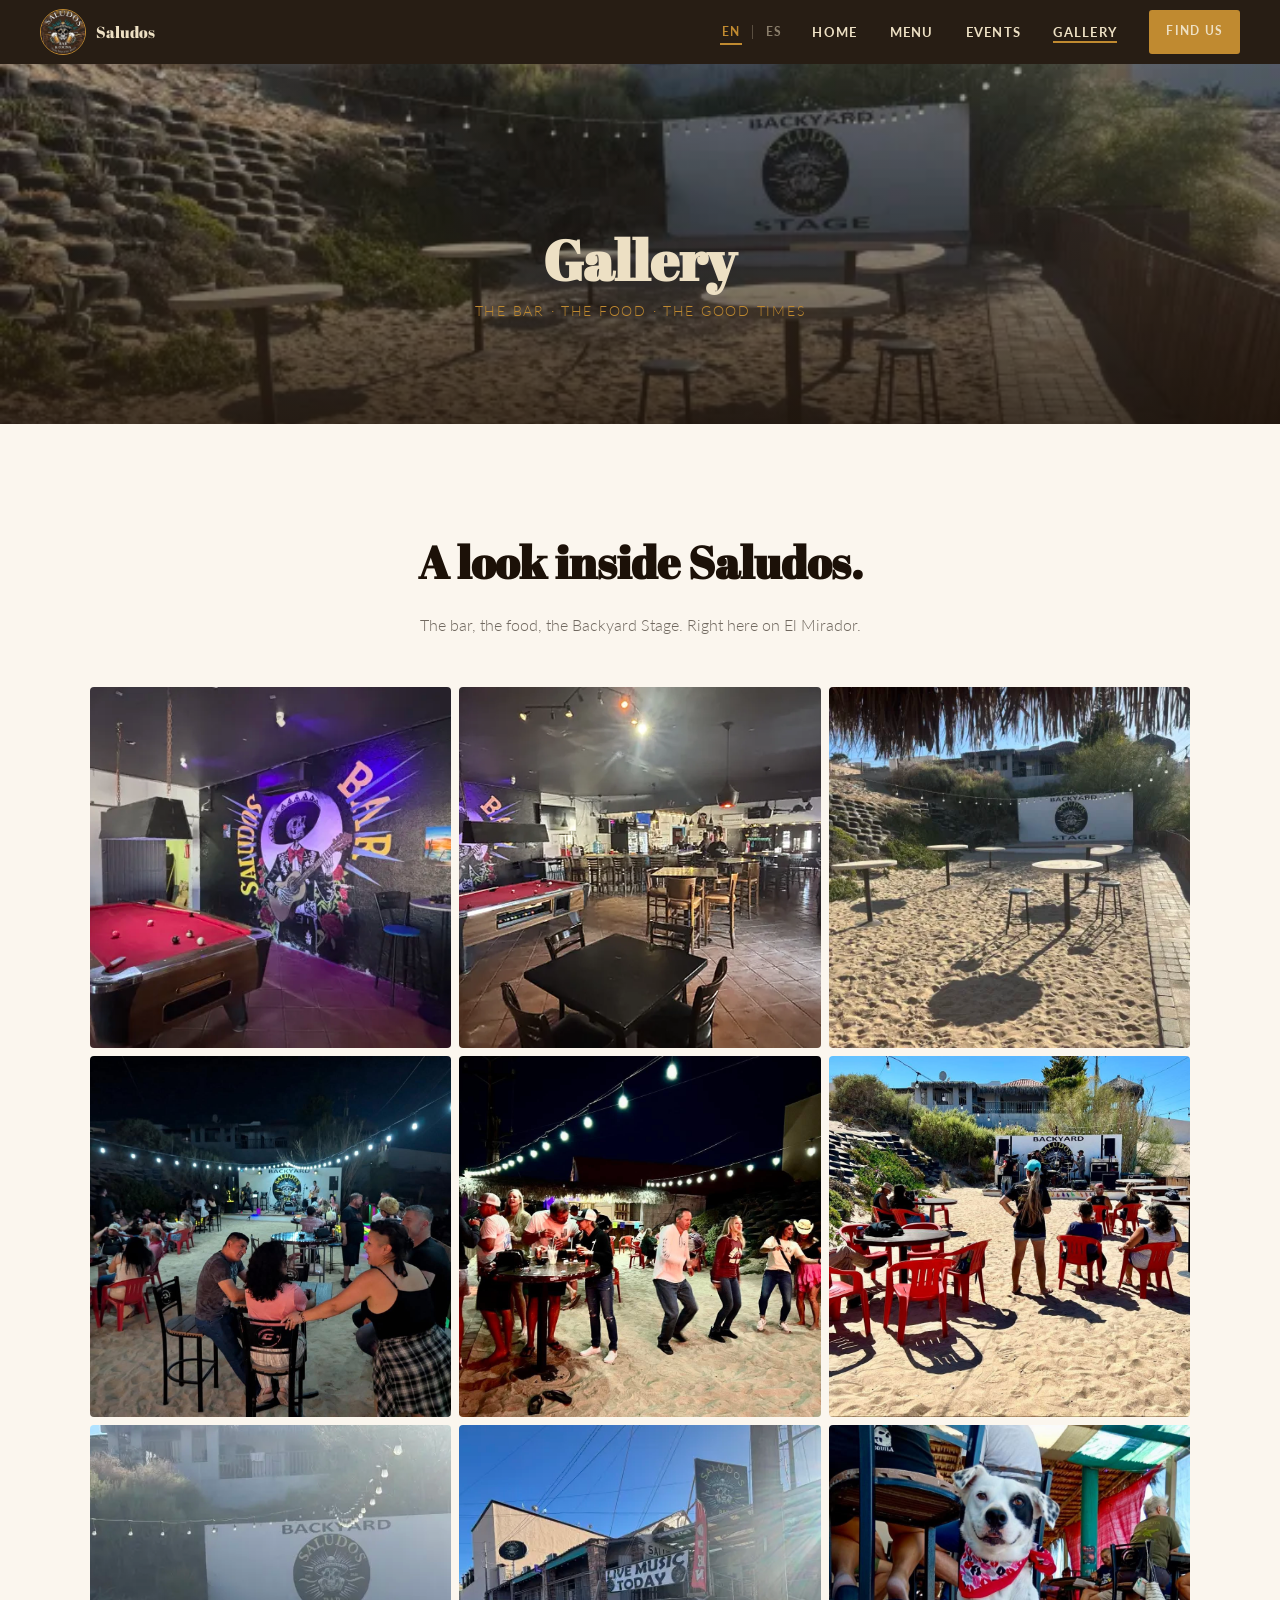
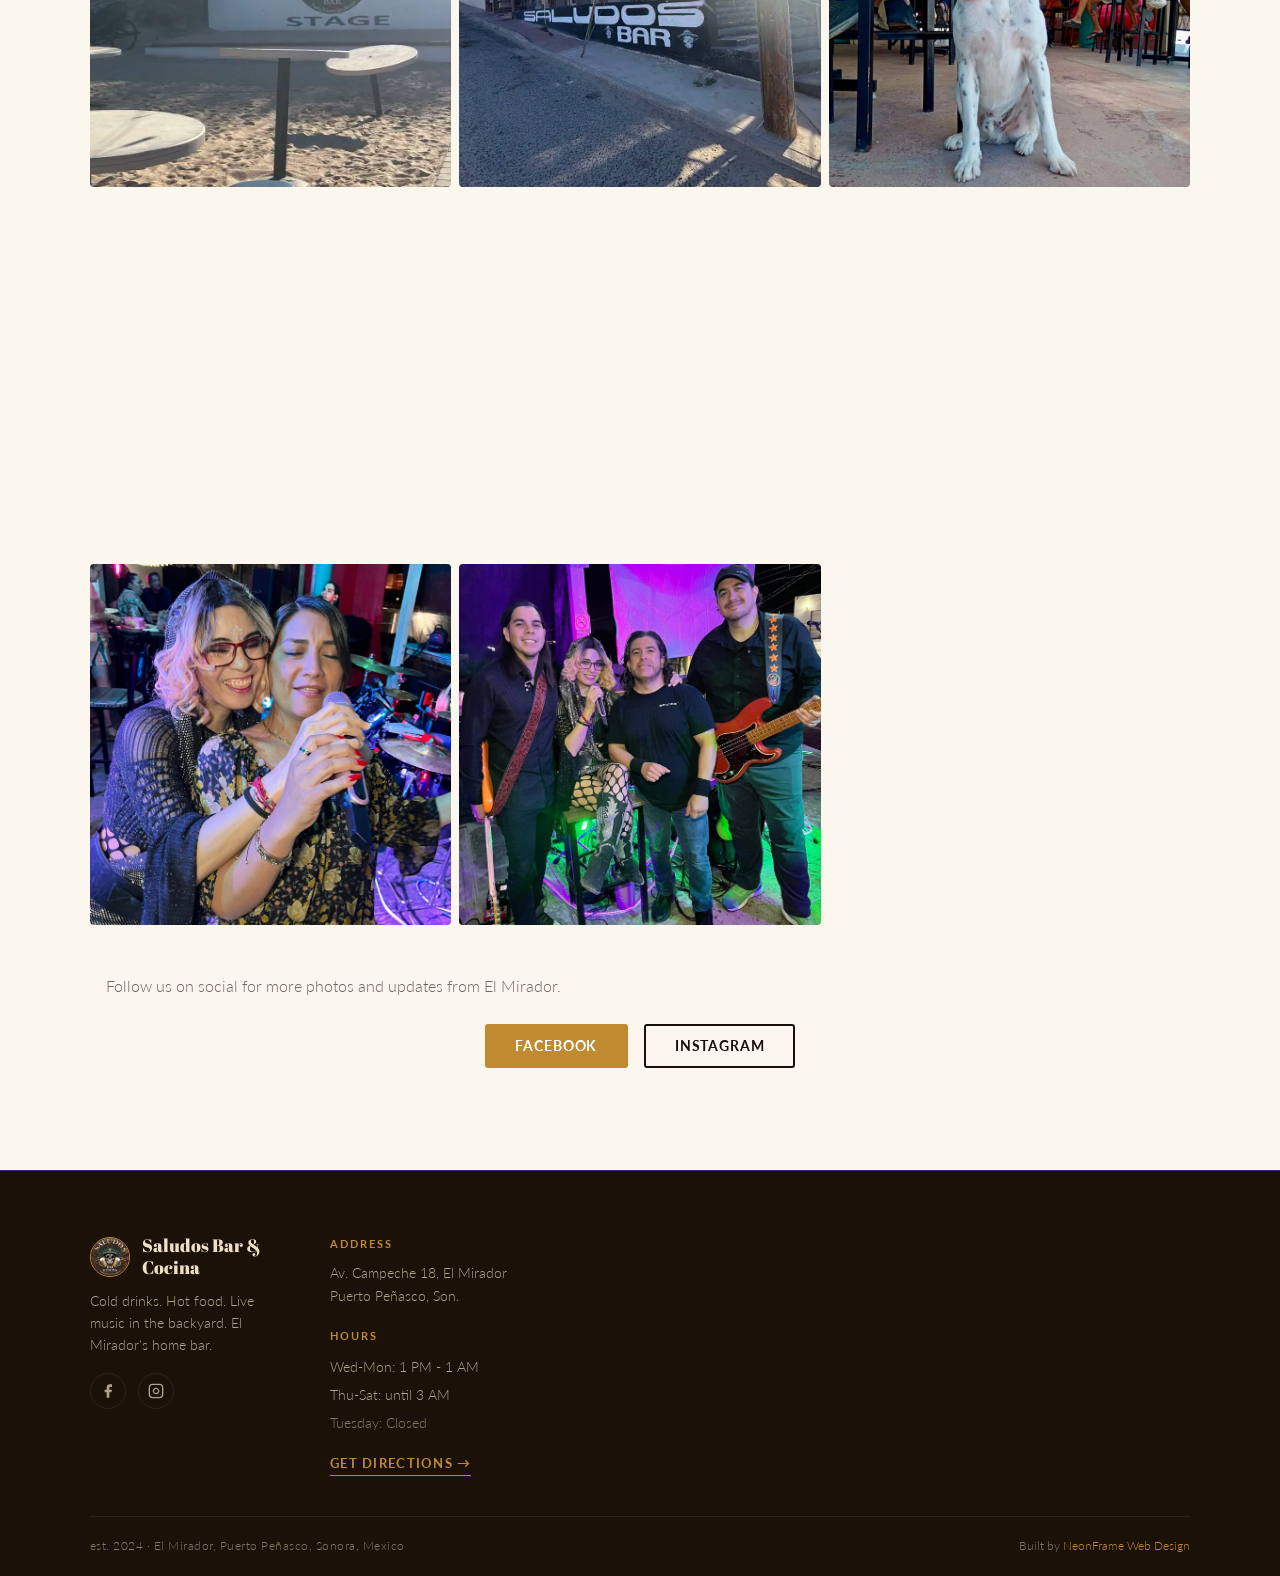
<file: gallery.html>
﻿<!DOCTYPE html>
<html lang="en" translate="no">
<head>
  <meta charset="UTF-8">
  <meta name="viewport" content="width=device-width, initial-scale=1.0">
  <meta name="google" content="notranslate">
  <title>Gallery | Saludos Bar &amp; Cocina | Puerto Pe&ntilde;asco</title>
  <meta name="description" content="Photos from Saludos Bar &amp; Cocina on El Mirador in Puerto Pe&ntilde;asco. The bar, the backyard, the food, the good times.">

  <!-- Open Graph -->
  <meta property="og:title" content="Gallery | Saludos Bar &amp; Cocina">
  <meta property="og:description" content="A look inside Saludos. El Mirador's home bar.">
  <meta property="og:image" content="https://neonframewebdev.github.io/saludos-bar/assets/backyard_stage.webp">
  <meta property="og:url" content="https://neonframewebdev.github.io/saludos-bar/gallery.html">
  <meta property="og:type" content="website">

  <link rel="icon" type="image/jpeg" href="assets/logo.jpg">
  <link rel="preconnect" href="https://fonts.googleapis.com">
  <link rel="preconnect" href="https://fonts.gstatic.com" crossorigin>
  <link href="https://fonts.googleapis.com/css2?family=Abril+Fatface&family=Lato:wght@300;400;700&display=swap" rel="stylesheet">
  <link rel="stylesheet" href="css/style.css">
  <noscript><style>.appear{opacity:1!important;transform:none!important}</style></noscript>
</head>
<body>

  <!-- ============================================================
       NAV
       ============================================================ -->
  <header id="navbar" role="banner">
    <div class="nav-inner">
      <a href="index.html" class="nav-logo" aria-label="Saludos Bar &amp; Cocina home">
        <img src="assets/logo.jpg" alt="Saludos logo" width="46" height="46">
        <span class="nav-logo__name">Saludos</span>
      </a>

      <div class="nav-right">
        <div class="nav-lang" role="group" aria-label="Idioma / Language">
          <button type="button" class="lang-chip is-active" data-setlang="en" aria-pressed="true">EN</button>
          <span class="nav-lang__sep" aria-hidden="true"></span>
          <button type="button" class="lang-chip" data-setlang="es" aria-pressed="false">ES</button>
        </div>

        <button class="hamburger" id="hamburger" aria-label="Open menu" aria-expanded="false" aria-controls="navLinks">
          <span></span>
          <span></span>
          <span></span>
        </button>

        <ul class="nav-links" id="navLinks" role="list">
          <li><a href="index.html" data-en="Home" data-es="Inicio">Home</a></li>
          <li><a href="menu.html" data-en="Menu" data-es="Men&uacute;">Menu</a></li>
          <li><a href="events.html" data-en="Events" data-es="Eventos">Events</a></li>
          <li><a href="gallery.html" class="active" data-en="Gallery" data-es="Galer&iacute;a">Gallery</a></li>
          <li><a href="find-us.html" class="btn btn--amber" data-en="Find Us" data-es="Encu&eacute;ntranos">Find Us</a></li>
        </ul>
      </div>
    </div>
  </header>

  <main style="padding-top: 64px;">

    <!-- ============================================================
         HERO BAND
         ============================================================ -->
    <div class="hero-band hero-band--photo" aria-label="Gallery page header">
      <div class="hero-band__bg">
        <img
          src="assets/backyard_stage.webp"
          alt="Saludos Backyard Stage with sand, string lights, and stage area"
          style="object-position: center 40%;"
          width="1600"
          height="900" fetchpriority="high">
      </div>
      <div class="hero-band__overlay" aria-hidden="true"></div>
      <div class="hero-band__content">
        <h1 class="hero-band__title" data-en="Gallery" data-es="Galer&iacute;a">Gallery</h1>
        <p class="hero-band__sub" data-en="The Bar &middot; The Food &middot; The Good Times" data-es="El Bar &middot; La Comida &middot; Los Buenos Momentos">The Bar &middot; The Food &middot; The Good Times</p>
      </div>
    </div>

    <!-- ============================================================
         GALLERY SECTION
         ============================================================ -->
    <section class="section" aria-label="Photo gallery">
      <div class="wrap">

        <div class="gallery-intro appear">
          <h2 class="gallery-intro__heading" data-en="A look inside Saludos." data-es="Un vistazo dentro de Saludos.">A look inside Saludos.</h2>
          <p class="gallery-intro__sub" data-en="The bar, the food, the Backyard Stage. Right here on El Mirador." data-es="El bar, la comida, el Backyard Stage. Aqu&iacute; mismo en El Mirador.">The bar, the food, the Backyard Stage. Right here on El Mirador.</p>
        </div>

        <div class="gallery-grid" role="list">

          <div class="gallery-item appear" role="listitem">
            <img src="assets/pool_mural.webp" alt="Saludos Bar pool table and Saludos Bar mural with purple neon lighting" loading="lazy" width="600" height="600">
          </div>

          <div class="gallery-item appear d-1" role="listitem">
            <img src="assets/interior_dark.webp" alt="Saludos Bar interior with Day of the Dead mural and pool table" loading="lazy" width="600" height="600">
          </div>

          <div class="gallery-item appear d-2" role="listitem">
            <img src="assets/backyard_stage.webp" alt="Saludos Backyard Stage open-air venue" loading="lazy" width="600" height="600">
          </div>

          <div class="gallery-item appear d-3" role="listitem">
            <img src="assets/live_stage_night.jpg" alt="Full crowd at the Saludos Backyard Stage at night" loading="lazy" width="600" height="600">
          </div>

          <div class="gallery-item appear" role="listitem">
            <img src="assets/live_dancing.jpg" alt="People dancing in the sand at Saludos Bar" loading="lazy" width="600" height="600">
          </div>

          <div class="gallery-item appear d-1" role="listitem">
            <img src="assets/live_daytime.jpg" alt="Daytime show at the Saludos Backyard Stage" loading="lazy" width="600" height="600">
          </div>

          <div class="gallery-item appear d-2" role="listitem">
            <img src="assets/backyard_sign.webp" alt="Saludos Backyard Stage sign with string lights" loading="lazy" width="600" height="600">
          </div>

          <div class="gallery-item appear d-3" role="listitem">
            <img src="assets/exterior_street.webp" alt="Saludos Bar exterior with Live Music Today sign" loading="lazy" width="600" height="600">
          </div>

          <div class="gallery-item appear" role="listitem">
            <img src="assets/bar_dog.jpg" alt="Bar dog with red bandana at Saludos Bar" loading="lazy" width="600" height="600">
          </div>

          <div class="gallery-item appear d-1" role="listitem">
            <img src="assets/live_crowd.jpg" alt="Crowd at the Saludos backyard under string lights at night" loading="lazy" width="600" height="600">
          </div>

          <div class="gallery-item appear d-2" role="listitem">
            <img src="assets/live_band.jpg" alt="Four-piece band performing on the Saludos Backyard Stage" loading="lazy" width="600" height="600">
          </div>

          <div class="gallery-item appear d-3" role="listitem">
            <img src="assets/live_acoustic.jpg" alt="Solo acoustic guitarist performing at Saludos Bar" loading="lazy" width="600" height="600">
          </div>

          <div class="gallery-item appear" role="listitem">
            <img src="assets/live_singers.jpg" alt="Two women sharing the microphone on stage at Saludos" loading="lazy" width="600" height="600">
          </div>

          <div class="gallery-item appear d-1" role="listitem">
            <img src="assets/live_band_pose.jpg" alt="Band posing on the Saludos Backyard Stage" loading="lazy" width="600" height="600">
          </div>

        </div>

        <div style="text-align: center; margin-top: 3rem;">
          <p class="section-sub" style="margin-bottom: 1.5rem;" data-en="Follow us on social for more photos and updates from El Mirador." data-es="S&iacute;guenos en redes sociales para m&aacute;s fotos y novedades de El Mirador.">Follow us on social for more photos and updates from El Mirador.</p>
          <div style="display: flex; gap: 1rem; justify-content: center; flex-wrap: wrap;">
            <a href="https://www.facebook.com/saludospenascomx/" class="btn btn--amber" rel="noopener noreferrer" target="_blank">Facebook</a>
            <a href="https://www.instagram.com/saludosbarpenasco/" class="btn btn--ghost-dark" rel="noopener noreferrer" target="_blank">Instagram</a>
          </div>
        </div>

      </div>
    </section>

  </main>

  <!-- ============================================================
       FOOTER
       ============================================================ -->
  <footer class="site-footer" role="contentinfo">
    <div class="wrap">
      <div class="footer-grid">

        <!-- Brand + social -->
        <div class="footer-brand">
          <div class="footer-brand__logo-row">
            <img src="assets/logo.jpg" alt="Saludos Bar &amp; Cocina logo" width="40" height="40">
            <span class="footer-brand__name">Saludos Bar &amp; Cocina</span>
          </div>
          <p class="footer-brand__tagline" data-en="Cold drinks. Hot food. Live music in the backyard. El Mirador's home bar." data-es="Bebidas fr&iacute;as. Comida caliente. M&uacute;sica en vivo en el patio. El bar de El Mirador.">Cold drinks. Hot food. Live music in the backyard. El Mirador's home bar.</p>
          <div class="footer-social__links">
            <a href="https://www.facebook.com/saludospenascomx/" class="footer-social__link" aria-label="Facebook" target="_blank" rel="noopener noreferrer">
              <svg viewBox="0 0 24 24" fill="currentColor" aria-hidden="true"><path d="M18 2h-3a5 5 0 0 0-5 5v3H7v4h3v8h4v-8h3l1-4h-4V7a1 1 0 0 1 1-1h3z"/></svg>
            </a>
            <a href="https://www.instagram.com/saludosbarpenasco/" class="footer-social__link" aria-label="Instagram" target="_blank" rel="noopener noreferrer">
              <svg viewBox="0 0 24 24" fill="none" stroke="currentColor" stroke-width="2" aria-hidden="true"><rect x="2" y="2" width="20" height="20" rx="5" ry="5"/><path d="M16 11.37A4 4 0 1 1 12.63 8 4 4 0 0 1 16 11.37z"/><line x1="17.5" y1="6.5" x2="17.51" y2="6.5"/></svg>
            </a>
          </div>
        </div>

        <!-- Info -->
        <div class="footer-info">
          <span class="footer-info__label" data-en="Address" data-es="Direcci&oacute;n">Address</span>
          <p class="footer-info__text">Av. Campeche 18, El Mirador<br>Puerto Pe&ntilde;asco, Son.</p>

          <span class="footer-info__label" data-en="Hours" data-es="Horario">Hours</span>
          <ul class="footer-info__hours-list">
            <li data-en="Wed-Mon: 1 PM - 1 AM" data-es="Mi&eacute;-Lun: 1 PM a 1 AM">Wed-Mon: 1 PM - 1 AM</li>
            <li data-en="Thu-Sat: until 3 AM" data-es="Jue-S&aacute;b: hasta las 3 AM">Thu-Sat: until 3 AM</li>
            <li class="closed" data-en="Tuesday: Closed" data-es="Martes: Cerrado">Tuesday: Closed</li>
          </ul>

          <a
            href="https://www.google.com/maps/search/?api=1&query=Av.+Campeche+18+Puerto+Pe%C3%B1asco+Sonora"
            class="footer-directions"
            target="_blank"
            rel="noopener noreferrer"
            data-en="Get Directions &rarr;"
            data-es="C&oacute;mo llegar &rarr;"
          >Get Directions &rarr;</a>
        </div>

        <!-- Map -->
        <div class="footer-map">
          <iframe
            class="footer-map__embed"
            src="https://maps.google.com/maps?q=Saludos+Bar+Cocina+Puerto+Pe%C3%B1asco+Sonora+Mexico&output=embed"
            title="Saludos Bar &amp; Cocina location map"
            allowfullscreen=""
            loading="lazy"
            referrerpolicy="no-referrer-when-downgrade"
            aria-label="Map of Saludos Bar &amp; Cocina in Puerto Pe&ntilde;asco"
          ></iframe>
        </div>

      </div>

      <div class="footer-bottom">
        <span class="footer-bottom__copy" data-en="est. 2024 &middot; El Mirador, Puerto Pe&ntilde;asco, Sonora, Mexico" data-es="est. 2024 &middot; El Mirador, Puerto Pe&ntilde;asco, Sonora, M&eacute;xico">est. 2024 &middot; El Mirador, Puerto Pe&ntilde;asco, Sonora, Mexico</span>
        <span class="footer-bottom__built"><span data-en="Built by" data-es="Hecho por">Built by</span> <a href="https://neonframewebdesign.com" target="_blank" rel="noopener noreferrer">NeonFrame Web Design</a></span>
      </div>
    </div>
  </footer>

  <script src="js/main.js" defer></script>
</body>
</html>
</file>
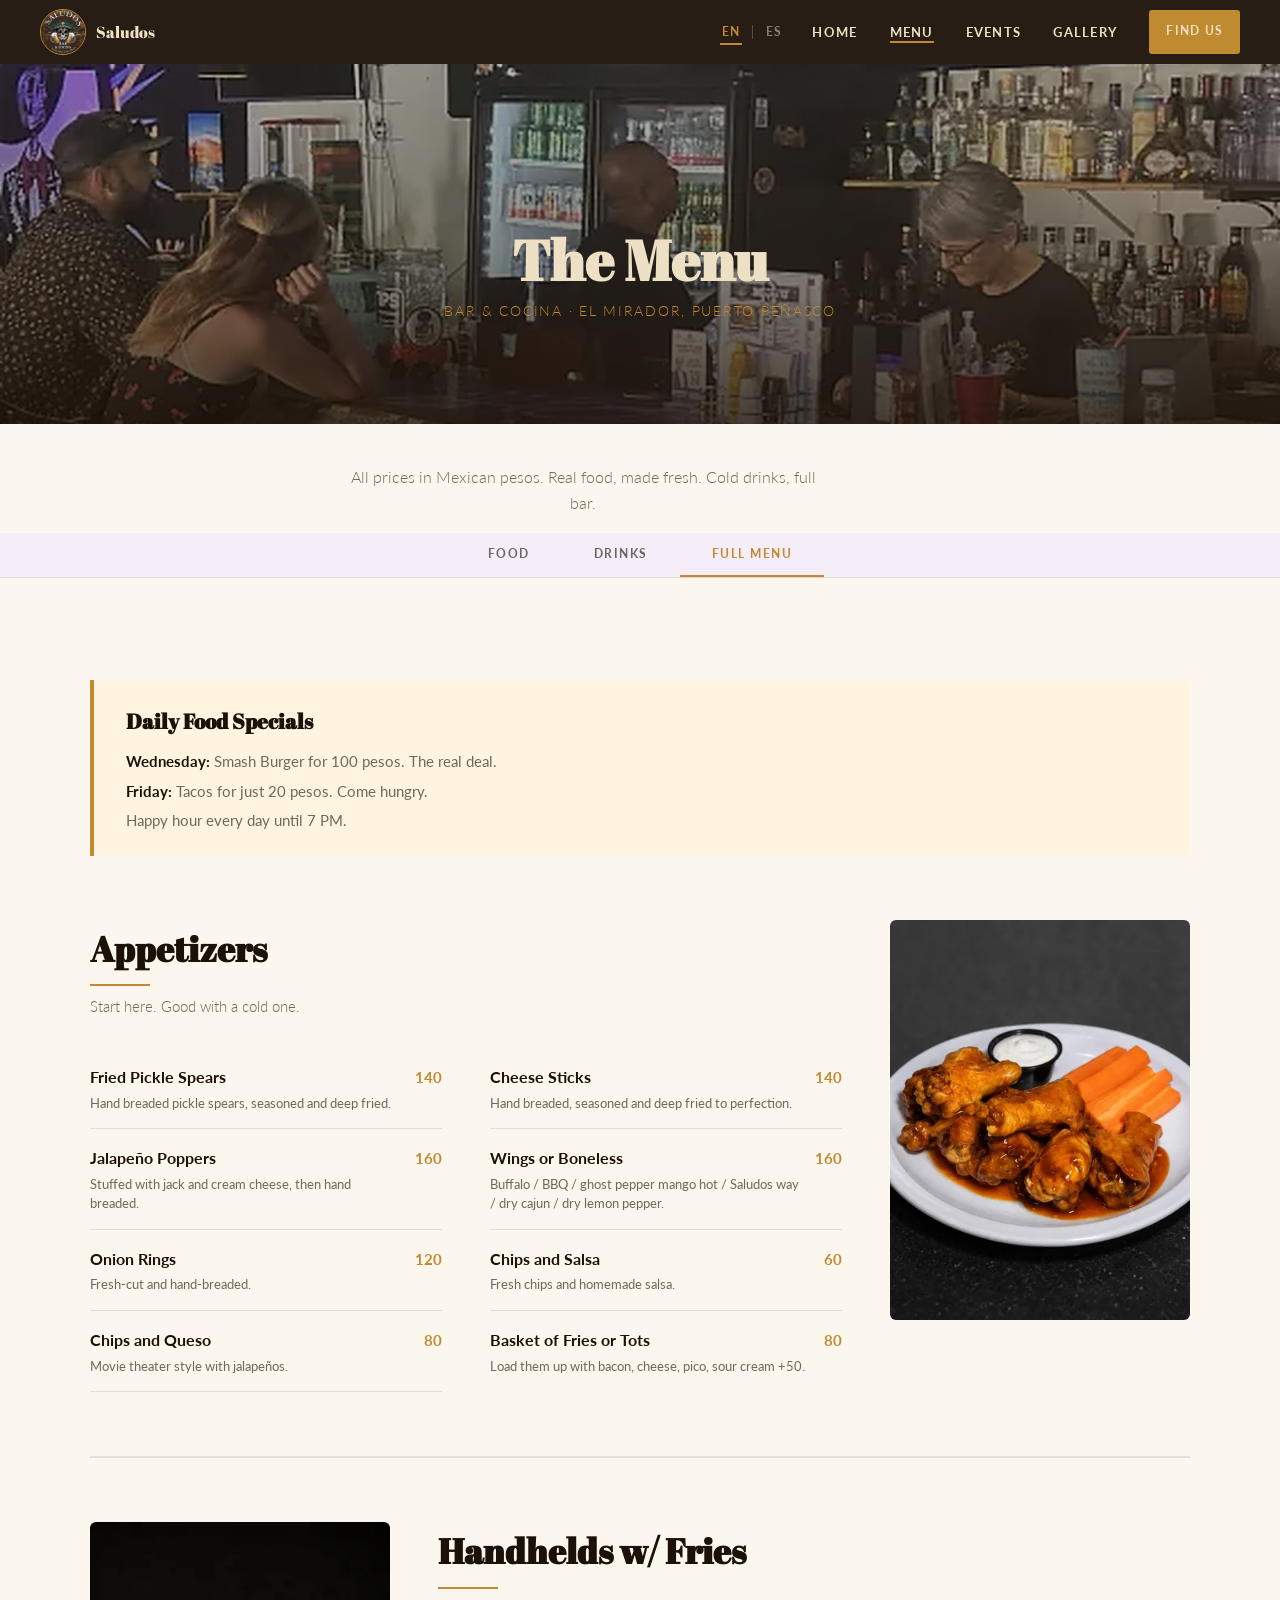
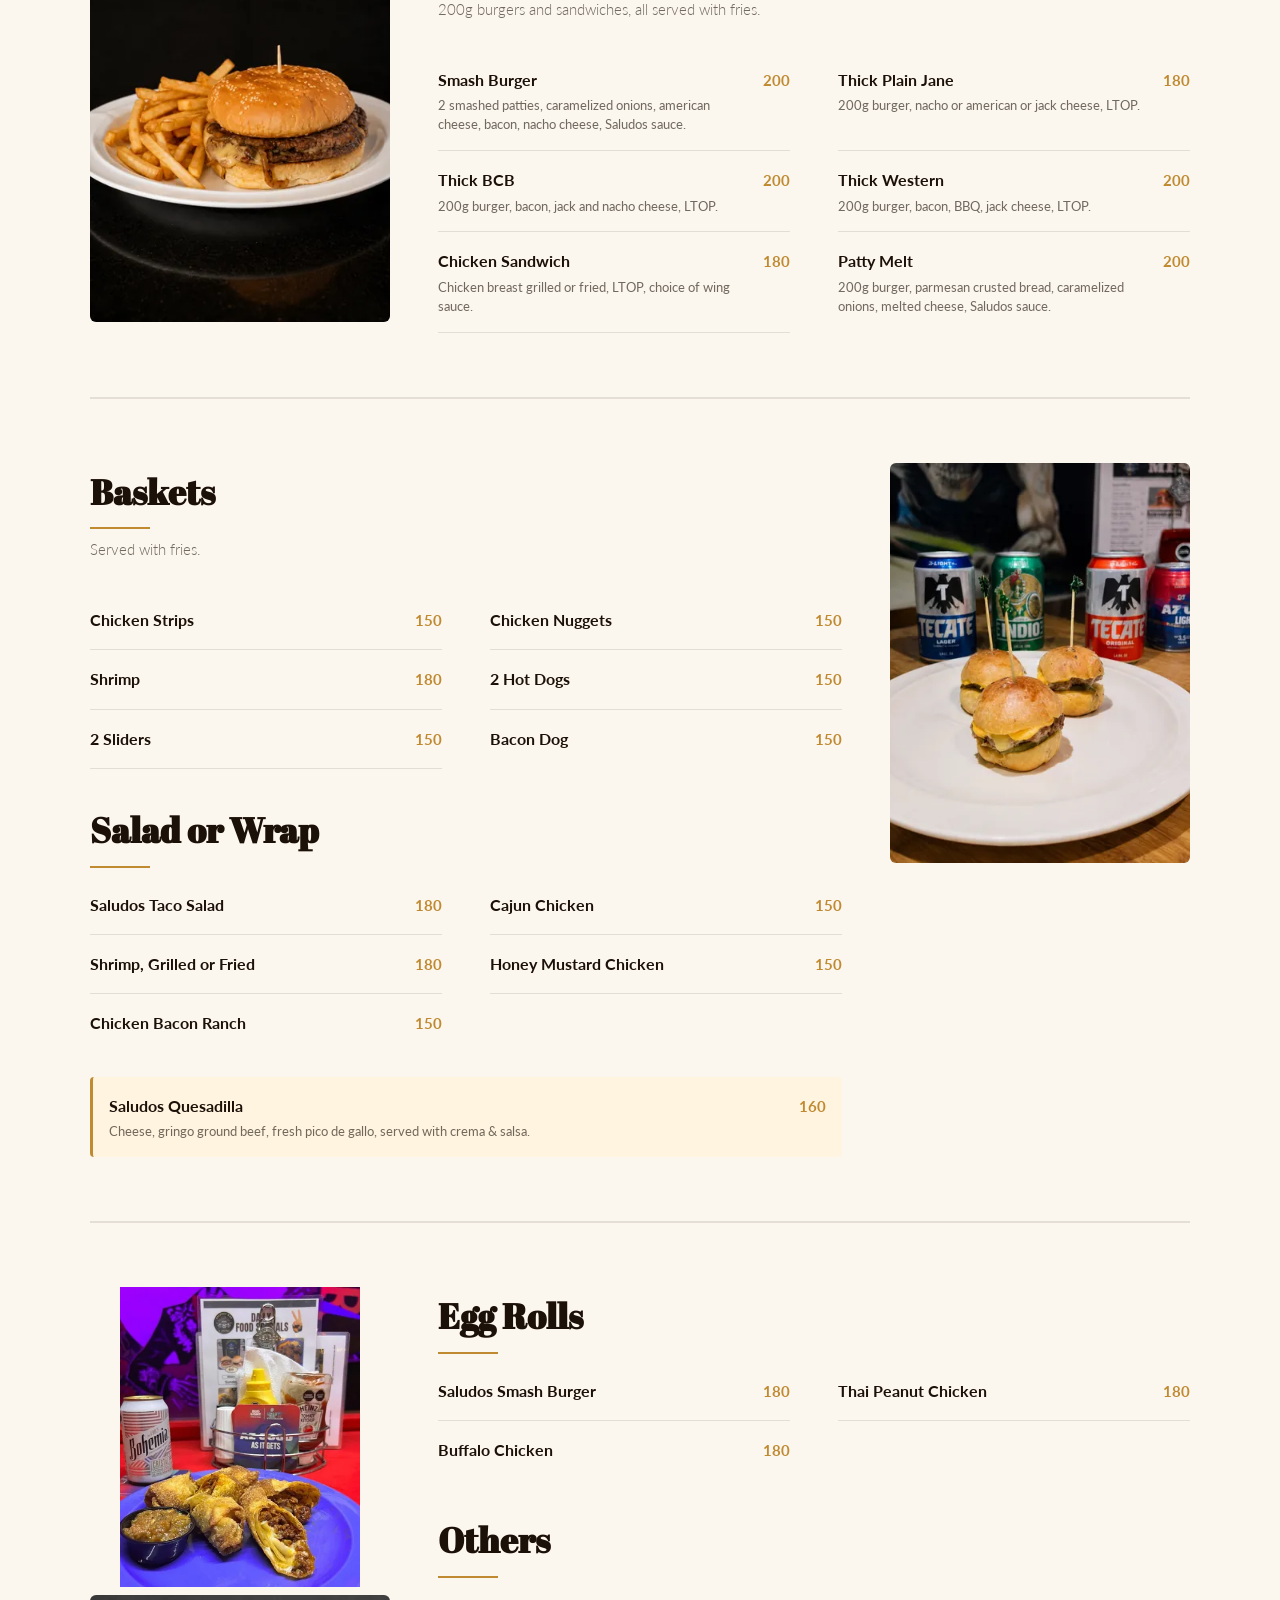
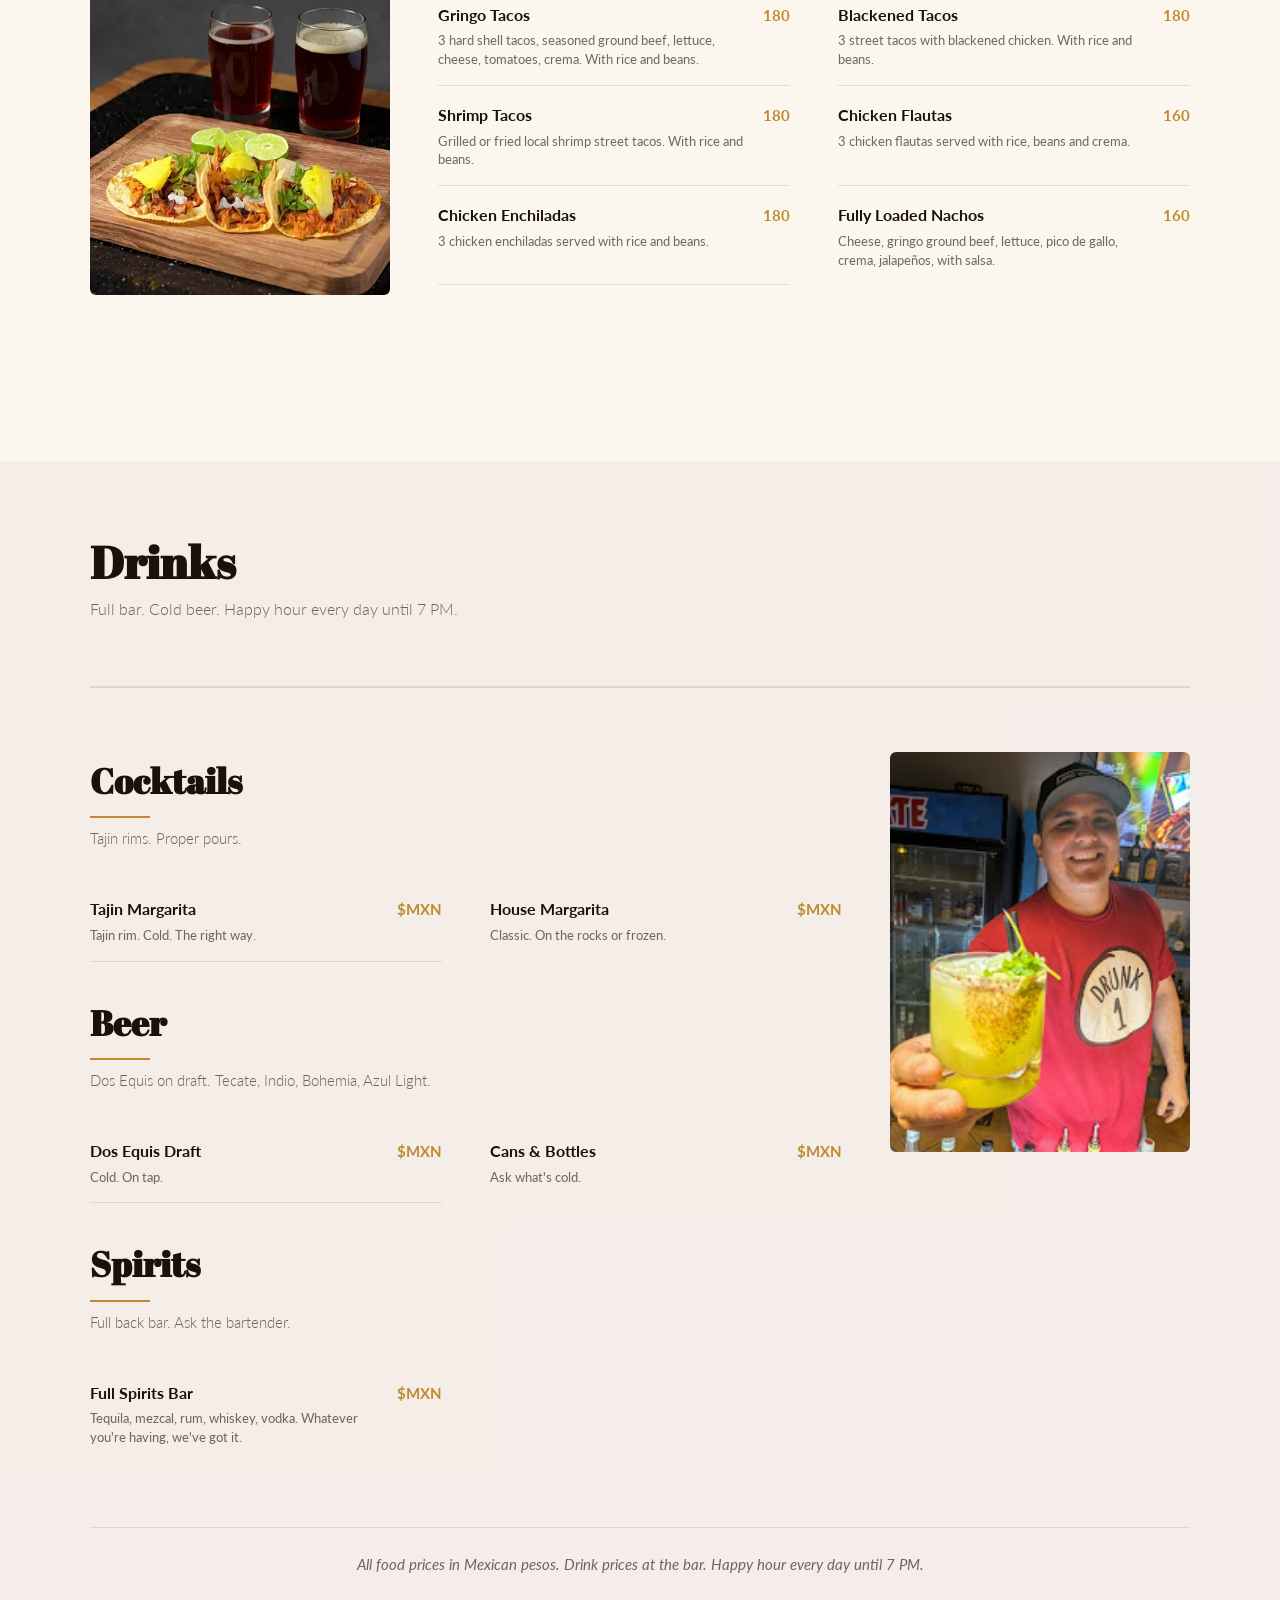
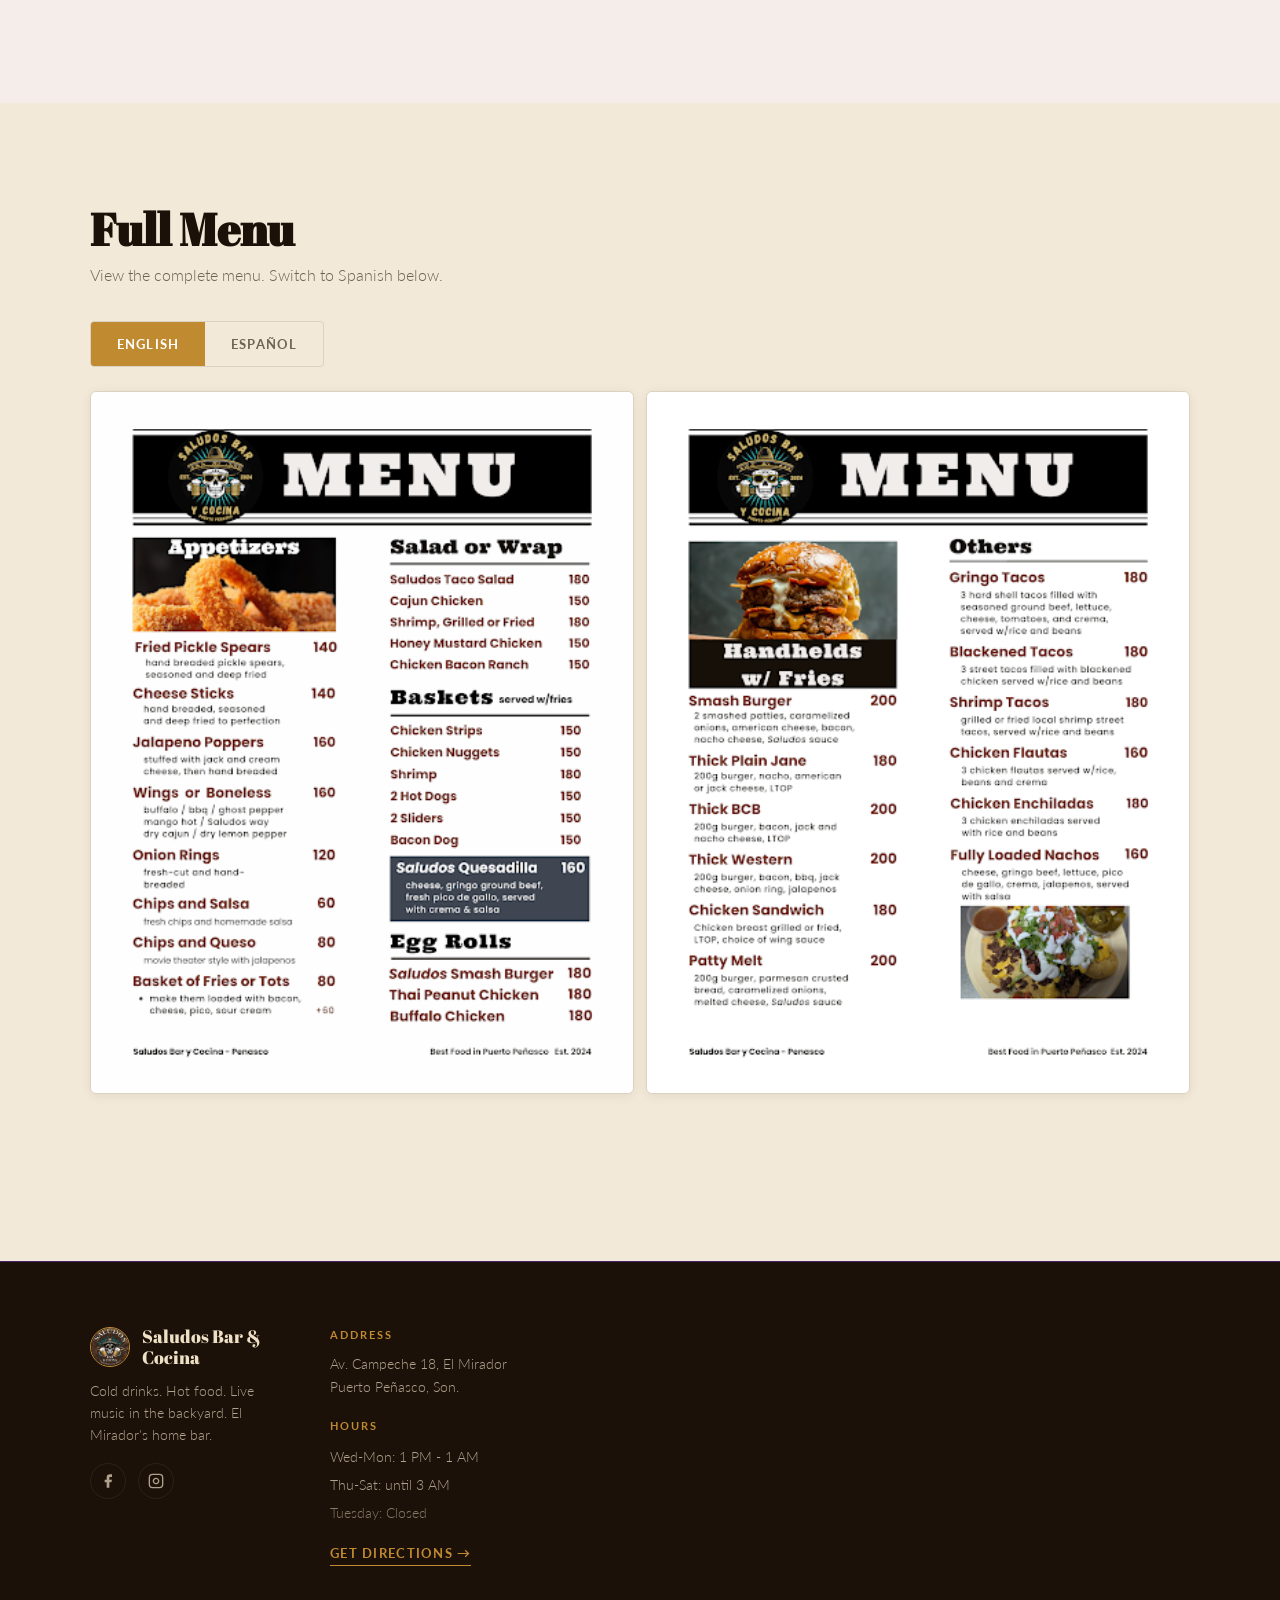
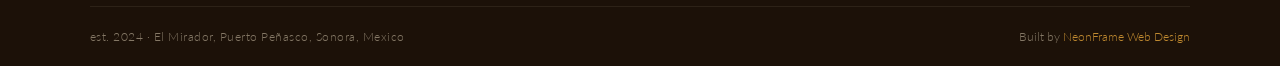
<file: menu.html>
<!DOCTYPE html>
<html lang="en" translate="no">
<head>
  <meta charset="UTF-8">
  <meta name="viewport" content="width=device-width, initial-scale=1.0">
  <meta name="google" content="notranslate">
  <title>Menu | Saludos Bar &amp; Cocina | Puerto Pe&ntilde;asco</title>
  <meta name="description" content="Full menu at Saludos Bar &amp; Cocina on El Mirador. Burgers, wings, tacos, baskets, cocktails, and more. Wednesday smash burger 100 pesos. Friday tacos 20 pesos.">

  <meta property="og:title" content="Menu | Saludos Bar &amp; Cocina">
  <meta property="og:description" content="Real food. Cold drinks. Daily specials. El Mirador, Puerto Pe&ntilde;asco.">
  <meta property="og:image" content="https://neonframewebdev.github.io/saludos-bar/assets/bar_night.webp">
  <meta property="og:url" content="https://neonframewebdev.github.io/saludos-bar/menu.html">
  <meta property="og:type" content="website">

  <link rel="icon" type="image/jpeg" href="assets/logo.jpg">
  <link rel="preconnect" href="https://fonts.googleapis.com">
  <link rel="preconnect" href="https://fonts.gstatic.com" crossorigin>
  <link href="https://fonts.googleapis.com/css2?family=Abril+Fatface&family=Lato:wght@300;400;700&display=swap" rel="stylesheet">
  <link rel="stylesheet" href="css/style.css">
  <noscript><style>.appear{opacity:1!important;transform:none!important}</style></noscript>
</head>
<body>

  <header id="navbar" role="banner">
    <div class="nav-inner">
      <a href="index.html" class="nav-logo" aria-label="Saludos Bar &amp; Cocina home">
        <img src="assets/logo.jpg" alt="Saludos logo" width="46" height="46">
        <span class="nav-logo__name">Saludos</span>
      </a>

      <div class="nav-right">
        <div class="nav-lang" role="group" aria-label="Idioma / Language">
          <button type="button" class="lang-chip is-active" data-setlang="en" aria-pressed="true">EN</button>
          <span class="nav-lang__sep" aria-hidden="true"></span>
          <button type="button" class="lang-chip" data-setlang="es" aria-pressed="false">ES</button>
        </div>

        <button class="hamburger" id="hamburger" aria-label="Open menu" aria-expanded="false" aria-controls="navLinks">
          <span></span>
          <span></span>
          <span></span>
        </button>

        <ul class="nav-links" id="navLinks" role="list">
          <li><a href="index.html" data-en="Home" data-es="Inicio">Home</a></li>
          <li><a href="menu.html" class="active" data-en="Menu" data-es="Men&uacute;">Menu</a></li>
          <li><a href="events.html" data-en="Events" data-es="Eventos">Events</a></li>
          <li><a href="gallery.html" data-en="Gallery" data-es="Galer&iacute;a">Gallery</a></li>
          <li><a href="find-us.html" class="btn btn--amber" data-en="Find Us" data-es="Encu&eacute;ntranos">Find Us</a></li>
        </ul>
      </div>
    </div>
  </header>

  <main style="padding-top: 64px;">

    <!-- HERO BAND -->
    <div class="hero-band hero-band--photo" aria-label="Menu page header">
      <div class="hero-band__bg">
        <picture><source type="image/webp" srcset="assets/bar_night-640.webp 640w, assets/bar_night-960.webp 960w, assets/bar_night-1500.webp 1500w" sizes="100vw"><img src="assets/bar_night.webp" alt="Saludos Bar counter busy at night" style="object-position: center center;" width="1500" height="1125" fetchpriority="high" decoding="async"></picture>
      </div>
      <div class="hero-band__overlay" aria-hidden="true"></div>
      <div class="hero-band__content">
        <h1 class="hero-band__title" data-en="The Menu" data-es="El Men&uacute;">The Menu</h1>
        <p class="hero-band__sub" data-en-html="Bar &amp; Cocina &middot; El Mirador, Puerto Pe&ntilde;asco" data-es-html="Bar &amp; Cocina &middot; El Mirador, Puerto Pe&ntilde;asco">Bar &amp; Cocina &middot; El Mirador, Puerto Pe&ntilde;asco</p>
      </div>
    </div>

    <!-- INTRO + JUMP NAV -->
    <div class="wrap" style="padding-top: 2.5rem; padding-bottom: 1rem; text-align: center; max-width: 680px;">
      <p class="section-sub appear" data-en="All prices in Mexican pesos. Real food, made fresh. Cold drinks, full bar." data-es="Todos los precios en pesos mexicanos. Comida real, hecha al momento. Bebidas fr&iacute;as, bar completo.">All prices in Mexican pesos. Real food, made fresh. Cold drinks, full bar.</p>
    </div>

    <nav class="menu-jump" aria-label="Menu sections">
      <div class="menu-jump__inner">
        <a href="#food" class="menu-jump__link active" data-en="Food" data-es="Comida">Food</a>
        <a href="#drinks" class="menu-jump__link" data-en="Drinks" data-es="Bebidas">Drinks</a>
        <a href="#full-menu" class="menu-jump__link" data-en="Full Menu" data-es="Men&uacute; completo">Full Menu</a>
      </div>
    </nav>

    <!-- ============================================================
         FOOD SECTION
         ============================================================ -->
    <section class="section" id="food" aria-label="Food menu">
      <div class="wrap">

        <!-- Daily Specials -->
        <div class="specials-callout appear" style="margin-bottom: clamp(2.5rem, 5vw, 4rem);">
          <h3 class="specials-callout__heading" data-en="Daily Food Specials" data-es="Especiales del D&iacute;a">Daily Food Specials</h3>
          <ul class="specials-callout__list">
            <li data-en-html="<strong>Wednesday:</strong> Smash Burger for 100 pesos. The real deal." data-es-html="<strong>Mi&eacute;rcoles:</strong> Smash Burger por 100 pesos. La aut&eacute;ntica."><strong>Wednesday:</strong> Smash Burger for 100 pesos. The real deal.</li>
            <li data-en-html="<strong>Friday:</strong> Tacos for just 20 pesos. Come hungry." data-es-html="<strong>Viernes:</strong> Tacos por solo 20 pesos. Ven con hambre."><strong>Friday:</strong> Tacos for just 20 pesos. Come hungry.</li>
            <li data-en="Happy hour every day until 7 PM." data-es="Happy Hour todos los d&iacute;as hasta las 7 PM.">Happy hour every day until 7 PM.</li>
          </ul>
        </div>

        <!-- APPETIZERS -->
        <div class="menu-section appear">
          <div class="menu-section__content">
            <h2 class="menu-cat-heading" data-en="Appetizers" data-es="Aperitivos">Appetizers</h2>
            <p class="menu-cat-intro" data-en="Start here. Good with a cold one." data-es="Empieza aqu&iacute;. Van bien con una bien fr&iacute;a.">Start here. Good with a cold one.</p>
            <div class="menu-items-grid">
              <div class="menu-item">
                <div class="menu-item__info">
                  <span class="menu-item__name" data-en="Fried Pickle Spears" data-es="Pepinillos Fritos">Fried Pickle Spears</span>
                  <p class="menu-item__desc" data-en="Hand breaded pickle spears, seasoned and deep fried." data-es="Pepinillos empanizados a mano, sazonados y fritos.">Hand breaded pickle spears, seasoned and deep fried.</p>
                </div>
                <span class="menu-item__price">140</span>
              </div>
              <div class="menu-item">
                <div class="menu-item__info">
                  <span class="menu-item__name" data-en="Cheese Sticks" data-es="Palitos de Queso">Cheese Sticks</span>
                  <p class="menu-item__desc" data-en="Hand breaded, seasoned and deep fried to perfection." data-es="Empanizados a mano, sazonados y fritos a la perfecci&oacute;n.">Hand breaded, seasoned and deep fried to perfection.</p>
                </div>
                <span class="menu-item__price">140</span>
              </div>
              <div class="menu-item">
                <div class="menu-item__info">
                  <span class="menu-item__name" data-en="Jalape&ntilde;o Poppers" data-es="Jalape&ntilde;o Poppers">Jalape&ntilde;o Poppers</span>
                  <p class="menu-item__desc" data-en="Stuffed with jack and cream cheese, then hand breaded." data-es="Rellenos de queso jack y crema, empanizados a mano.">Stuffed with jack and cream cheese, then hand breaded.</p>
                </div>
                <span class="menu-item__price">160</span>
              </div>
              <div class="menu-item">
                <div class="menu-item__info">
                  <span class="menu-item__name" data-en="Wings or Boneless" data-es="Alitas o Boneless">Wings or Boneless</span>
                  <p class="menu-item__desc" data-en="Buffalo / BBQ / ghost pepper mango hot / Saludos way / dry cajun / dry lemon pepper." data-es="Buffalo / BBQ / ghost pepper mango picante / estilo Saludos / cajun seco / lemon pepper seco.">Buffalo / BBQ / ghost pepper mango hot / Saludos way / dry cajun / dry lemon pepper.</p>
                </div>
                <span class="menu-item__price">160</span>
              </div>
              <div class="menu-item">
                <div class="menu-item__info">
                  <span class="menu-item__name" data-en="Onion Rings" data-es="Aros de Cebolla">Onion Rings</span>
                  <p class="menu-item__desc" data-en="Fresh-cut and hand-breaded." data-es="Reci&eacute;n cortados y empanizados a mano.">Fresh-cut and hand-breaded.</p>
                </div>
                <span class="menu-item__price">120</span>
              </div>
              <div class="menu-item">
                <div class="menu-item__info">
                  <span class="menu-item__name" data-en="Chips and Salsa" data-es="Totopos con Salsa">Chips and Salsa</span>
                  <p class="menu-item__desc" data-en="Fresh chips and homemade salsa." data-es="Totopos frescos y salsa casera.">Fresh chips and homemade salsa.</p>
                </div>
                <span class="menu-item__price">60</span>
              </div>
              <div class="menu-item">
                <div class="menu-item__info">
                  <span class="menu-item__name" data-en="Chips and Queso" data-es="Totopos con Queso">Chips and Queso</span>
                  <p class="menu-item__desc" data-en="Movie theater style with jalape&ntilde;os." data-es="Estilo cine con jalape&ntilde;os.">Movie theater style with jalape&ntilde;os.</p>
                </div>
                <span class="menu-item__price">80</span>
              </div>
              <div class="menu-item">
                <div class="menu-item__info">
                  <span class="menu-item__name" data-en="Basket of Fries or Tots" data-es="Canasta de Papas o Tots">Basket of Fries or Tots</span>
                  <p class="menu-item__desc" data-en="Load them up with bacon, cheese, pico, sour cream +50." data-es="Ll&eacute;nalas de tocino, queso, pico y crema +50.">Load them up with bacon, cheese, pico, sour cream +50.</p>
                </div>
                <span class="menu-item__price">80</span>
              </div>
            </div>
          </div>
          <div class="menu-section__photo">
            <picture><source type="image/webp" srcset="assets/food_wings-400.webp 400w, assets/food_wings-640.webp 640w, assets/food_wings-960.webp 960w, assets/food_wings-1122.webp 1122w" sizes="(min-width: 760px) 360px, 90vw"><img src="assets/food_wings.jpg" alt="Buffalo wings" loading="lazy" width="600" height="800" decoding="async"></picture>
          </div>
        </div>

        <span class="divider-purple appear"></span>

        <!-- HANDHELDS W/ FRIES -->
        <div class="menu-section menu-section--reverse appear">
          <div class="menu-section__content">
            <h2 class="menu-cat-heading" data-en="Handhelds w/ Fries" data-es="Hamburguesas y Sandwiches con Papas">Handhelds w/ Fries</h2>
            <p class="menu-cat-intro" data-en="200g burgers and sandwiches, all served with fries." data-es="Hamburguesas y sandwiches de 200g, todos con papas.">200g burgers and sandwiches, all served with fries.</p>
            <div class="menu-items-grid">
              <div class="menu-item">
                <div class="menu-item__info">
                  <span class="menu-item__name" data-en="Smash Burger" data-es="Smash Burger">Smash Burger</span>
                  <p class="menu-item__desc" data-en="2 smashed patties, caramelized onions, american cheese, bacon, nacho cheese, Saludos sauce." data-es="2 carnes smash, cebolla caramelizada, queso americano, tocino, queso nacho, salsa Saludos.">2 smashed patties, caramelized onions, american cheese, bacon, nacho cheese, Saludos sauce.</p>
                </div>
                <span class="menu-item__price">200</span>
              </div>
              <div class="menu-item">
                <div class="menu-item__info">
                  <span class="menu-item__name" data-en="Thick Plain Jane" data-es="Thick Plain Jane">Thick Plain Jane</span>
                  <p class="menu-item__desc" data-en="200g burger, nacho or american or jack cheese, LTOP." data-es="Hamburguesa de 200g, queso nacho o americano o jack, LTOP.">200g burger, nacho or american or jack cheese, LTOP.</p>
                </div>
                <span class="menu-item__price">180</span>
              </div>
              <div class="menu-item">
                <div class="menu-item__info">
                  <span class="menu-item__name" data-en="Thick BCB" data-es="Thick BCB">Thick BCB</span>
                  <p class="menu-item__desc" data-en="200g burger, bacon, jack and nacho cheese, LTOP." data-es="Hamburguesa de 200g, tocino, queso jack y nacho, LTOP.">200g burger, bacon, jack and nacho cheese, LTOP.</p>
                </div>
                <span class="menu-item__price">200</span>
              </div>
              <div class="menu-item">
                <div class="menu-item__info">
                  <span class="menu-item__name" data-en="Thick Western" data-es="Thick Western">Thick Western</span>
                  <p class="menu-item__desc" data-en="200g burger, bacon, BBQ, jack cheese, LTOP." data-es="Hamburguesa de 200g, tocino, BBQ, queso jack, LTOP.">200g burger, bacon, BBQ, jack cheese, LTOP.</p>
                </div>
                <span class="menu-item__price">200</span>
              </div>
              <div class="menu-item">
                <div class="menu-item__info">
                  <span class="menu-item__name" data-en="Chicken Sandwich" data-es="Sandwich de Pollo">Chicken Sandwich</span>
                  <p class="menu-item__desc" data-en="Chicken breast grilled or fried, LTOP, choice of wing sauce." data-es="Pechuga de pollo a la parrilla o frita, LTOP, a elegir salsa de alitas.">Chicken breast grilled or fried, LTOP, choice of wing sauce.</p>
                </div>
                <span class="menu-item__price">180</span>
              </div>
              <div class="menu-item">
                <div class="menu-item__info">
                  <span class="menu-item__name" data-en="Patty Melt" data-es="Patty Melt">Patty Melt</span>
                  <p class="menu-item__desc" data-en="200g burger, parmesan crusted bread, caramelized onions, melted cheese, Saludos sauce." data-es="Hamburguesa de 200g, pan con costra de parmesano, cebolla caramelizada, queso fundido, salsa Saludos.">200g burger, parmesan crusted bread, caramelized onions, melted cheese, Saludos sauce.</p>
                </div>
                <span class="menu-item__price">200</span>
              </div>
            </div>
          </div>
          <div class="menu-section__photo">
            <picture><source type="image/webp" srcset="assets/food_burger-400.webp 400w, assets/food_burger-640.webp 640w, assets/food_burger-960.webp 960w, assets/food_burger-1122.webp 1122w" sizes="(min-width: 760px) 360px, 90vw"><img src="assets/food_burger.jpg" alt="Smash burger with fries" loading="lazy" width="600" height="800" decoding="async"></picture>
          </div>
        </div>

        <span class="divider-purple appear"></span>

        <!-- BASKETS + SALADS + QUESADILLA -->
        <div class="menu-section appear">
          <div class="menu-section__content">
            <h2 class="menu-cat-heading" data-en="Baskets" data-es="Canastas">Baskets</h2>
            <p class="menu-cat-intro" data-en="Served with fries." data-es="Servidas con papas.">Served with fries.</p>
            <div class="menu-items-grid">
              <div class="menu-item">
                <div class="menu-item__info"><span class="menu-item__name" data-en="Chicken Strips" data-es="Tiras de Pollo">Chicken Strips</span></div>
                <span class="menu-item__price">150</span>
              </div>
              <div class="menu-item">
                <div class="menu-item__info"><span class="menu-item__name" data-en="Chicken Nuggets" data-es="Nuggets de Pollo">Chicken Nuggets</span></div>
                <span class="menu-item__price">150</span>
              </div>
              <div class="menu-item">
                <div class="menu-item__info"><span class="menu-item__name" data-en="Shrimp" data-es="Camar&oacute;n">Shrimp</span></div>
                <span class="menu-item__price">180</span>
              </div>
              <div class="menu-item">
                <div class="menu-item__info"><span class="menu-item__name" data-en="2 Hot Dogs" data-es="2 Hot Dogs">2 Hot Dogs</span></div>
                <span class="menu-item__price">150</span>
              </div>
              <div class="menu-item">
                <div class="menu-item__info"><span class="menu-item__name" data-en="2 Sliders" data-es="2 Sliders">2 Sliders</span></div>
                <span class="menu-item__price">150</span>
              </div>
              <div class="menu-item">
                <div class="menu-item__info"><span class="menu-item__name" data-en="Bacon Dog" data-es="Bacon Dog">Bacon Dog</span></div>
                <span class="menu-item__price">150</span>
              </div>
            </div>

            <h2 class="menu-cat-heading" style="margin-top: 2rem;" data-en="Salad or Wrap" data-es="Ensalada o Wrap">Salad or Wrap</h2>
            <div class="menu-items-grid">
              <div class="menu-item">
                <div class="menu-item__info"><span class="menu-item__name" data-en="Saludos Taco Salad" data-es="Ensalada de Tacos Saludos">Saludos Taco Salad</span></div>
                <span class="menu-item__price">180</span>
              </div>
              <div class="menu-item">
                <div class="menu-item__info"><span class="menu-item__name" data-en="Cajun Chicken" data-es="Pollo Cajun">Cajun Chicken</span></div>
                <span class="menu-item__price">150</span>
              </div>
              <div class="menu-item">
                <div class="menu-item__info"><span class="menu-item__name" data-en="Shrimp, Grilled or Fried" data-es="Camar&oacute;n, a la Parrilla o Frito">Shrimp, Grilled or Fried</span></div>
                <span class="menu-item__price">180</span>
              </div>
              <div class="menu-item">
                <div class="menu-item__info"><span class="menu-item__name" data-en="Honey Mustard Chicken" data-es="Pollo con Mostaza y Miel">Honey Mustard Chicken</span></div>
                <span class="menu-item__price">150</span>
              </div>
              <div class="menu-item">
                <div class="menu-item__info"><span class="menu-item__name" data-en="Chicken Bacon Ranch" data-es="Pollo, Tocino y Ranch">Chicken Bacon Ranch</span></div>
                <span class="menu-item__price">150</span>
              </div>
            </div>

            <div class="menu-item" style="margin-top: 1.5rem; background: #FFF4E0; border-radius: 4px; padding: 1rem; border-left: 3px solid var(--amber);">
              <div class="menu-item__info">
                <span class="menu-item__name" data-en="Saludos Quesadilla" data-es="Quesadilla Saludos">Saludos Quesadilla</span>
                <p class="menu-item__desc" data-en-html="Cheese, gringo ground beef, fresh pico de gallo, served with crema &amp; salsa." data-es-html="Queso, carne molida gringa, pico de gallo fresco, servida con crema y salsa.">Cheese, gringo ground beef, fresh pico de gallo, served with crema &amp; salsa.</p>
              </div>
              <span class="menu-item__price">160</span>
            </div>
          </div>
          <div class="menu-section__photo">
            <picture><source type="image/webp" srcset="assets/food_sliders-400.webp 400w, assets/food_sliders-640.webp 640w, assets/food_sliders-960.webp 960w, assets/food_sliders-1122.webp 1122w" sizes="(min-width: 760px) 360px, 90vw"><img src="assets/food_sliders.jpg" alt="Sliders at Saludos Bar" loading="lazy" width="600" height="800" decoding="async"></picture>
          </div>
        </div>

        <span class="divider-purple appear"></span>

        <!-- EGG ROLLS + OTHERS -->
        <div class="menu-section menu-section--reverse appear">
          <div class="menu-section__content">
            <h2 class="menu-cat-heading" data-en="Egg Rolls" data-es="Rollitos">Egg Rolls</h2>
            <div class="menu-items-grid">
              <div class="menu-item">
                <div class="menu-item__info"><span class="menu-item__name" data-en="Saludos Smash Burger" data-es="Saludos Smash Burger">Saludos Smash Burger</span></div>
                <span class="menu-item__price">180</span>
              </div>
              <div class="menu-item">
                <div class="menu-item__info"><span class="menu-item__name" data-en="Thai Peanut Chicken" data-es="Pollo Thai con Cacahuate">Thai Peanut Chicken</span></div>
                <span class="menu-item__price">180</span>
              </div>
              <div class="menu-item">
                <div class="menu-item__info"><span class="menu-item__name" data-en="Buffalo Chicken" data-es="Pollo Buffalo">Buffalo Chicken</span></div>
                <span class="menu-item__price">180</span>
              </div>
            </div>

            <h2 class="menu-cat-heading" style="margin-top: 2rem;" data-en="Others" data-es="Otros">Others</h2>
            <div class="menu-items-grid">
              <div class="menu-item">
                <div class="menu-item__info">
                  <span class="menu-item__name" data-en="Gringo Tacos" data-es="Tacos Gringos">Gringo Tacos</span>
                  <p class="menu-item__desc" data-en="3 hard shell tacos, seasoned ground beef, lettuce, cheese, tomatoes, crema. With rice and beans." data-es="3 tacos de tortilla dura, carne molida sazonada, lechuga, queso, jitomate, crema. Con arroz y frijoles.">3 hard shell tacos, seasoned ground beef, lettuce, cheese, tomatoes, crema. With rice and beans.</p>
                </div>
                <span class="menu-item__price">180</span>
              </div>
              <div class="menu-item">
                <div class="menu-item__info">
                  <span class="menu-item__name" data-en="Blackened Tacos" data-es="Tacos Blackened">Blackened Tacos</span>
                  <p class="menu-item__desc" data-en="3 street tacos with blackened chicken. With rice and beans." data-es="3 tacos de calle con pollo blackened. Con arroz y frijoles.">3 street tacos with blackened chicken. With rice and beans.</p>
                </div>
                <span class="menu-item__price">180</span>
              </div>
              <div class="menu-item">
                <div class="menu-item__info">
                  <span class="menu-item__name" data-en="Shrimp Tacos" data-es="Tacos de Camar&oacute;n">Shrimp Tacos</span>
                  <p class="menu-item__desc" data-en="Grilled or fried local shrimp street tacos. With rice and beans." data-es="Tacos de calle de camar&oacute;n local a la parrilla o frito. Con arroz y frijoles.">Grilled or fried local shrimp street tacos. With rice and beans.</p>
                </div>
                <span class="menu-item__price">180</span>
              </div>
              <div class="menu-item">
                <div class="menu-item__info">
                  <span class="menu-item__name" data-en="Chicken Flautas" data-es="Flautas de Pollo">Chicken Flautas</span>
                  <p class="menu-item__desc" data-en="3 chicken flautas served with rice, beans and crema." data-es="3 flautas de pollo servidas con arroz, frijoles y crema.">3 chicken flautas served with rice, beans and crema.</p>
                </div>
                <span class="menu-item__price">160</span>
              </div>
              <div class="menu-item">
                <div class="menu-item__info">
                  <span class="menu-item__name" data-en="Chicken Enchiladas" data-es="Enchiladas de Pollo">Chicken Enchiladas</span>
                  <p class="menu-item__desc" data-en="3 chicken enchiladas served with rice and beans." data-es="3 enchiladas de pollo servidas con arroz y frijoles.">3 chicken enchiladas served with rice and beans.</p>
                </div>
                <span class="menu-item__price">180</span>
              </div>
              <div class="menu-item">
                <div class="menu-item__info">
                  <span class="menu-item__name" data-en="Fully Loaded Nachos" data-es="Nachos Cargados">Fully Loaded Nachos</span>
                  <p class="menu-item__desc" data-en="Cheese, gringo ground beef, lettuce, pico de gallo, crema, jalape&ntilde;os, with salsa." data-es="Queso, carne molida gringa, lechuga, pico de gallo, crema, jalape&ntilde;os, con salsa.">Cheese, gringo ground beef, lettuce, pico de gallo, crema, jalape&ntilde;os, with salsa.</p>
                </div>
                <span class="menu-item__price">160</span>
              </div>
            </div>
          </div>
          <div class="menu-section__photo menu-section__photo--duo">
            <div class="photo-duo-frame">
              <picture><source type="image/webp" srcset="assets/food_specials-400.webp 400w, assets/food_specials-640.webp 640w, assets/food_specials-960.webp 960w" sizes="(min-width: 760px) 300px, 90vw"><img src="assets/food_specials.jpg" alt="Saludos egg rolls" loading="lazy" width="600" height="600" decoding="async" style="object-fit: contain;"></picture>
            </div>
            <div class="photo-duo-frame">
              <picture><source type="image/webp" srcset="assets/food_tacos-400.webp 400w, assets/food_tacos-640.webp 640w, assets/food_tacos-960.webp 960w, assets/food_tacos-1123.webp 1123w" sizes="(min-width: 760px) 300px, 90vw"><img src="assets/food_tacos.jpg" alt="Tacos and beers at Saludos" loading="lazy" width="600" height="600" decoding="async"></picture>
            </div>
          </div>
        </div>

      </div>
    </section>

    <!-- ============================================================
         DRINKS SECTION
         ============================================================ -->
    <section class="section" id="drinks" aria-label="Drinks menu" style="background: rgba(74,32,112,0.04); padding-top: clamp(3rem,6vw,5rem);">
      <div class="wrap">

        <div style="margin-bottom: 2.5rem;">
          <h2 class="section-heading appear" data-en="Drinks" data-es="Bebidas">Drinks</h2>
          <p class="section-sub appear d-1" style="margin-top: 0.5rem;" data-en="Full bar. Cold beer. Happy hour every day until 7 PM." data-es="Bar completo. Cerveza fr&iacute;a. Happy Hour todos los d&iacute;as hasta las 7 PM.">Full bar. Cold beer. Happy hour every day until 7 PM.</p>
        </div>

        <span class="divider-purple appear"></span>

        <div class="menu-section appear">
          <div class="menu-section__content">
            <h3 class="menu-cat-heading" data-en="Cocktails" data-es="C&oacute;cteles">Cocktails</h3>
            <p class="menu-cat-intro" data-en="Tajin rims. Proper pours." data-es="Escarchado de Tajin. Servidos como deben.">Tajin rims. Proper pours.</p>
            <div class="menu-items-grid">
              <div class="menu-item">
                <div class="menu-item__info">
                  <span class="menu-item__name" data-en="Tajin Margarita" data-es="Margarita de Tajin">Tajin Margarita</span>
                  <p class="menu-item__desc" data-en="Tajin rim. Cold. The right way." data-es="Escarchada con Tajin. Fr&iacute;a. Como debe ser.">Tajin rim. Cold. The right way.</p>
                </div>
                <span class="menu-item__price">$MXN</span>
              </div>
              <div class="menu-item">
                <div class="menu-item__info">
                  <span class="menu-item__name" data-en="House Margarita" data-es="Margarita de la Casa">House Margarita</span>
                  <p class="menu-item__desc" data-en="Classic. On the rocks or frozen." data-es="Cl&aacute;sica. En las rocas o frapp&eacute;.">Classic. On the rocks or frozen.</p>
                </div>
                <span class="menu-item__price">$MXN</span>
              </div>
            </div>

            <h3 class="menu-cat-heading" style="margin-top: 2rem;" data-en="Beer" data-es="Cerveza">Beer</h3>
            <p class="menu-cat-intro" data-en="Dos Equis on draft. Tecate, Indio, Bohemia, Azul Light." data-es="Dos Equis de barril. Tecate, Indio, Bohemia, Azul Light.">Dos Equis on draft. Tecate, Indio, Bohemia, Azul Light.</p>
            <div class="menu-items-grid">
              <div class="menu-item">
                <div class="menu-item__info">
                  <span class="menu-item__name" data-en="Dos Equis Draft" data-es="Dos Equis de Barril">Dos Equis Draft</span>
                  <p class="menu-item__desc" data-en="Cold. On tap." data-es="Fr&iacute;a. De barril.">Cold. On tap.</p>
                </div>
                <span class="menu-item__price">$MXN</span>
              </div>
              <div class="menu-item">
                <div class="menu-item__info">
                  <span class="menu-item__name" data-en-html="Cans &amp; Bottles" data-es-html="Latas y Botellas">Cans &amp; Bottles</span>
                  <p class="menu-item__desc" data-en="Ask what's cold." data-es="Preg&uacute;ntanos qu&eacute; hay fr&iacute;o.">Ask what's cold.</p>
                </div>
                <span class="menu-item__price">$MXN</span>
              </div>
            </div>

            <h3 class="menu-cat-heading" style="margin-top: 2rem;" data-en="Spirits" data-es="Destilados">Spirits</h3>
            <p class="menu-cat-intro" data-en="Full back bar. Ask the bartender." data-es="Bar completo. Preg&uacute;ntale al bartender.">Full back bar. Ask the bartender.</p>
            <div class="menu-items-grid">
              <div class="menu-item">
                <div class="menu-item__info">
                  <span class="menu-item__name" data-en="Full Spirits Bar" data-es="Bar de Destilados Completo">Full Spirits Bar</span>
                  <p class="menu-item__desc" data-en="Tequila, mezcal, rum, whiskey, vodka. Whatever you're having, we've got it." data-es="Tequila, mezcal, ron, whiskey, vodka. Lo que se te antoje, lo tenemos.">Tequila, mezcal, rum, whiskey, vodka. Whatever you're having, we've got it.</p>
                </div>
                <span class="menu-item__price">$MXN</span>
              </div>
            </div>
          </div>
          <div class="menu-section__photo">
            <img src="assets/bartender.jpeg" alt="Bartender holding a cocktail at Saludos Bar" loading="lazy" width="600" height="800" decoding="async">
          </div>
        </div>

        <p class="menu-specials-note appear" data-en="All food prices in Mexican pesos. Drink prices at the bar. Happy hour every day until 7 PM." data-es="Todos los precios de comida en pesos mexicanos. Precios de bebidas en el bar. Happy Hour todos los d&iacute;as hasta las 7 PM.">
          All food prices in Mexican pesos. Drink prices at the bar. Happy hour every day until 7 PM.
        </p>

      </div>
    </section>

    <!-- ============================================================
         FULL MENU PHOTO VIEWER
         ============================================================ -->
    <section class="section" id="full-menu" aria-label="Full menu photos" style="background: #F2E9D8;">
      <div class="wrap">

        <div style="margin-bottom: 2rem;">
          <h2 class="section-heading appear" data-en="Full Menu" data-es="Men&uacute; Completo">Full Menu</h2>
          <p class="section-sub appear d-1" style="margin-top: 0.5rem;" data-en="View the complete menu. Switch to Spanish below." data-es="Mira el men&uacute; completo. Cambia a espa&ntilde;ol abajo.">View the complete menu. Switch to Spanish below.</p>
        </div>

        <div class="menu-viewer appear">
          <div class="menu-viewer__toggle" role="group" aria-label="Menu language">
            <button class="mpv-btn active" data-lang="en" aria-pressed="true">English</button>
            <button class="mpv-btn" data-lang="es" aria-pressed="false">Espa&ntilde;ol</button>
          </div>

          <div class="menu-viewer__pages" id="menuViewerPages">
            <div class="mpv-page" data-lang-group="en">
              <img src="assets/menu_english_1.webp" alt="Saludos Bar Menu page 1 - Appetizers, Salads, Baskets, Egg Rolls" loading="lazy" width="394" height="510" decoding="async">
            </div>
            <div class="mpv-page" data-lang-group="en">
              <img src="assets/menu_english_2.webp" alt="Saludos Bar Menu page 2 - Handhelds, Others" loading="lazy" width="394" height="510" decoding="async">
            </div>
            <div class="mpv-page mpv-hidden" data-lang-group="es">
              <img src="assets/menu_spanish_1.webp" alt="Men&uacute; de Saludos Bar p&aacute;gina 1 - Aperitivos, Ensaladas, Baskets, Rollitos" loading="lazy" width="394" height="510" decoding="async">
            </div>
            <div class="mpv-page mpv-hidden" data-lang-group="es">
              <img src="assets/menu_spanish_2.webp" alt="Men&uacute; de Saludos Bar p&aacute;gina 2 - Hamburguesas, Otros" loading="lazy" width="394" height="510" decoding="async">
            </div>
          </div>
        </div>

      </div>
    </section>

  </main>

  <!-- FOOTER -->
  <footer class="site-footer" role="contentinfo">
    <div class="wrap">
      <div class="footer-grid">

        <!-- Brand + social -->
        <div class="footer-brand">
          <div class="footer-brand__logo-row">
            <img src="assets/logo.jpg" alt="Saludos Bar &amp; Cocina logo" width="40" height="40">
            <span class="footer-brand__name">Saludos Bar &amp; Cocina</span>
          </div>
          <p class="footer-brand__tagline" data-en="Cold drinks. Hot food. Live music in the backyard. El Mirador's home bar." data-es="Bebidas fr&iacute;as. Comida caliente. M&uacute;sica en vivo en el patio. El bar de El Mirador.">Cold drinks. Hot food. Live music in the backyard. El Mirador's home bar.</p>
          <div class="footer-social__links">
            <a href="https://www.facebook.com/saludospenascomx/" class="footer-social__link" aria-label="Facebook" target="_blank" rel="noopener noreferrer">
              <svg viewBox="0 0 24 24" fill="currentColor" aria-hidden="true"><path d="M18 2h-3a5 5 0 0 0-5 5v3H7v4h3v8h4v-8h3l1-4h-4V7a1 1 0 0 1 1-1h3z"/></svg>
            </a>
            <a href="https://www.instagram.com/saludosbarpenasco/" class="footer-social__link" aria-label="Instagram" target="_blank" rel="noopener noreferrer">
              <svg viewBox="0 0 24 24" fill="none" stroke="currentColor" stroke-width="2" aria-hidden="true"><rect x="2" y="2" width="20" height="20" rx="5" ry="5"/><path d="M16 11.37A4 4 0 1 1 12.63 8 4 4 0 0 1 16 11.37z"/><line x1="17.5" y1="6.5" x2="17.51" y2="6.5"/></svg>
            </a>
          </div>
        </div>

        <!-- Info -->
        <div class="footer-info">
          <span class="footer-info__label" data-en="Address" data-es="Direcci&oacute;n">Address</span>
          <p class="footer-info__text">Av. Campeche 18, El Mirador<br>Puerto Pe&ntilde;asco, Son.</p>

          <span class="footer-info__label" data-en="Hours" data-es="Horario">Hours</span>
          <ul class="footer-info__hours-list">
            <li data-en="Wed-Mon: 1 PM - 1 AM" data-es="Mi&eacute;-Lun: 1 PM a 1 AM">Wed-Mon: 1 PM - 1 AM</li>
            <li data-en="Thu-Sat: until 3 AM" data-es="Jue-S&aacute;b: hasta las 3 AM">Thu-Sat: until 3 AM</li>
            <li class="closed" data-en="Tuesday: Closed" data-es="Martes: Cerrado">Tuesday: Closed</li>
          </ul>

          <a
            href="https://www.google.com/maps/search/?api=1&query=Av.+Campeche+18+Puerto+Pe%C3%B1asco+Sonora"
            class="footer-directions"
            target="_blank"
            rel="noopener noreferrer"
            data-en="Get Directions &rarr;"
            data-es="C&oacute;mo llegar &rarr;"
          >Get Directions &rarr;</a>
        </div>

        <!-- Map -->
        <div class="footer-map">
          <iframe
            class="footer-map__embed"
            src="https://maps.google.com/maps?q=Saludos+Bar+Cocina+Puerto+Pe%C3%B1asco+Sonora+Mexico&output=embed"
            title="Saludos Bar &amp; Cocina location map"
            allowfullscreen=""
            loading="lazy"
            referrerpolicy="no-referrer-when-downgrade"
            aria-label="Map of Saludos Bar &amp; Cocina in Puerto Pe&ntilde;asco"
          ></iframe>
        </div>

      </div>

      <div class="footer-bottom">
        <span class="footer-bottom__copy" data-en="est. 2024 &middot; El Mirador, Puerto Pe&ntilde;asco, Sonora, Mexico" data-es="est. 2024 &middot; El Mirador, Puerto Pe&ntilde;asco, Sonora, M&eacute;xico">est. 2024 &middot; El Mirador, Puerto Pe&ntilde;asco, Sonora, Mexico</span>
        <span class="footer-bottom__built"><span data-en="Built by" data-es="Hecho por">Built by</span> <a href="https://neonframewebdesign.com" target="_blank" rel="noopener noreferrer">NeonFrame Web Design</a></span>
      </div>
    </div>
  </footer>

  <script src="js/main.js" defer></script>
</body>
</html>
</file>
<file: css/style.css>
/* ================================================================
   SALUDOS BAR & COCINA — style.css
   Puerto Peñasco, Sonora
   Warm, bright, unpretentious. Rooftop live music venue.
   Mobile-first. 320px -> 1440px+.
   ================================================================ */

/* ── DESIGN TOKENS ──────────────────────────────────────────── */

:root {
  /* Brand palette */
  --amber:        #C08A30;
  --amber-bright: #D4A044;
  --bg:           #1C1108;   /* dark — hero, footer, nav, atmosphere */
  --bg-light:     #FBF6EE;   /* warm cream — body, content sections  */
  --bg-card:      rgba(28, 17, 8, 0.85);
  --purple:       #4A2070;
  --purple-light: #7B3DB5;
  --cream:        #EDE0C4;   /* text on dark backgrounds             */
  --cream-dim:    rgba(237, 224, 196, 0.70);
  --cream-faint:  rgba(237, 224, 196, 0.50);
  --text-dark:    #1C1108;   /* body text on light backgrounds       */
  --text-muted:   rgba(28, 17, 8, 0.62);
  --border-light: rgba(28, 17, 8, 0.10);
  --red:          #C0392B;
  --border:       rgba(237, 224, 196, 0.08);

  /* Typography */
  --f-display:    'Abril Fatface', Georgia, serif;
  --f-body:       'Lato', system-ui, sans-serif;

  /* Spacing */
  --wrap-max:     1180px;
  --section-py:   clamp(4rem, 8vw, 7rem);
}

/* ── RESET ──────────────────────────────────────────────────── */

*, *::before, *::after {
  margin: 0;
  padding: 0;
  box-sizing: border-box;
}

html {
  scroll-behavior: smooth;
  scroll-padding-top: 72px;
  background: var(--bg-light);
}

body {
  font-family: var(--f-body);
  font-weight: 400;
  background: var(--bg-light);
  color: var(--text-dark);
  line-height: 1.65;
  -webkit-font-smoothing: antialiased;
  text-rendering: optimizeLegibility;
  overflow-x: hidden;
  opacity: 0;
  animation: page-fade-in 0.3s ease 0.05s forwards;
}

@keyframes page-fade-in {
  to { opacity: 1; }
}

img { max-width: 100%; height: auto; display: block; }
picture { display: contents; }

a { color: var(--amber); text-decoration: none; transition: color 0.2s; }
a:hover { color: var(--text-dark); }

/* ── COMMON PATTERNS ───────────────────────────────────────── */

.wrap {
  width: 100%;
  max-width: var(--wrap-max);
  margin: 0 auto;
  padding: 0 clamp(1.2rem, 4vw, 2.5rem);
}

.section {
  padding: var(--section-py) 0;
  position: relative;
}

/* CSS noise grain overlay */
.grain::before {
  content: '';
  position: absolute;
  inset: 0;
  background-image: url("data:image/svg+xml,%3Csvg viewBox='0 0 256 256' xmlns='http://www.w3.org/2000/svg'%3E%3Cfilter id='n'%3E%3CfeTurbulence type='fractalNoise' baseFrequency='0.85' numOctaves='4' stitchTiles='stitch'/%3E%3CfeColorMatrix values='0 0 0 0 1  0 0 0 0 1  0 0 0 0 1  0 0 0 0.5 0'/%3E%3C/filter%3E%3Crect width='100%25' height='100%25' filter='url(%23n)'/%3E%3C/svg%3E");
  background-size: 220px 220px;
  opacity: 0.04;
  pointer-events: none;
  z-index: 1;
}

.grain > * { position: relative; z-index: 2; }

/* ── SCROLL REVEAL ──────────────────────────────────────────── */

.appear {
  opacity: 0;
  transform: translateY(24px);
  transition: opacity 0.55s ease, transform 0.55s ease;
}

.appear.is-visible {
  opacity: 1;
  transform: translateY(0);
}

.d-1 { transition-delay: 0.08s; }
.d-2 { transition-delay: 0.16s; }
.d-3 { transition-delay: 0.24s; }

/* ── BUTTONS ────────────────────────────────────────────────── */

.btn {
  display: inline-flex;
  align-items: center;
  justify-content: center;
  font-family: var(--f-body);
  font-weight: 700;
  font-size: 0.9rem;
  letter-spacing: 0.06em;
  text-transform: uppercase;
  padding: 0.8em 2em;
  border-radius: 3px;
  cursor: pointer;
  transition: background 0.2s ease, color 0.2s ease, border-color 0.2s ease;
  min-height: 44px;
  line-height: 1.2;
  text-align: center;
}

.btn--amber {
  background: var(--amber);
  color: #fff;
  border: 2px solid var(--amber);
}

.btn--amber:hover {
  background: var(--amber-bright);
  border-color: var(--amber-bright);
  color: #fff;
}

.btn--ghost {
  background: transparent;
  color: var(--cream);
  border: 2px solid var(--cream);
}

.btn--ghost:hover {
  background: rgba(237, 224, 196, 0.08);
  color: var(--cream);
}

/* Ghost button on light backgrounds */
.btn--ghost-dark {
  background: transparent;
  color: var(--text-dark);
  border: 2px solid var(--text-dark);
}

.btn--ghost-dark:hover {
  background: rgba(28, 17, 8, 0.06);
  color: var(--text-dark);
}

/* ── PAGE LOADER (index.html only) ─────────────────────────── */

#loader {
  position: fixed;
  inset: 0;
  background: var(--bg);
  display: flex;
  flex-direction: column;
  align-items: center;
  justify-content: center;
  gap: 2rem;
  z-index: 9999;
  transition: opacity 0.4s ease;
}

#loader.done {
  opacity: 0;
  pointer-events: none;
}

.loader__logo {
  width: 120px;
  height: 120px;
  border-radius: 50%;
  border: 2px solid var(--amber);
  object-fit: cover;
  opacity: 0;
  animation: loader-logo-in 0.4s ease 0.15s forwards;
}

@keyframes loader-logo-in {
  to { opacity: 1; }
}

.loader__bar-track {
  width: 160px;
  height: 2px;
  background: rgba(192, 138, 48, 0.2);
  border-radius: 2px;
  overflow: hidden;
}

.loader__bar-fill {
  height: 100%;
  width: 0;
  background: var(--amber);
  border-radius: 2px;
  animation: loader-bar 0.8s ease 0.3s forwards;
}

@keyframes loader-bar {
  to { width: 100%; }
}


/* ================================================================
   NAV
   ================================================================ */

#navbar {
  position: fixed;
  inset: 0 0 auto 0;
  z-index: 500;
  height: 64px;
  background: rgba(28, 17, 8, 0.95);
  border-bottom: 1px solid transparent;
  transition: background 0.3s, border-color 0.3s;
}

#navbar.scrolled {
  background: rgba(28, 17, 8, 0.97);
  border-bottom-color: var(--border);
}

.nav-inner {
  max-width: 1280px;
  margin: 0 auto;
  padding: 0 clamp(1.2rem, 4vw, 2.5rem);
  height: 100%;
  display: flex;
  align-items: center;
  justify-content: space-between;
  gap: 1.5rem;
}

/* Logo mark */
.nav-logo {
  display: flex;
  align-items: center;
  gap: 0.65rem;
  flex-shrink: 0;
}

.nav-logo img {
  width: 46px;
  height: 46px;
  border-radius: 50%;
  border: 1px solid var(--amber);
  object-fit: cover;
  display: block;
}

.nav-logo__name {
  font-family: var(--f-display);
  font-size: 1rem;
  color: var(--cream);
  white-space: nowrap;
  line-height: 1;
}

/* Desktop links */
.nav-links {
  list-style: none;
  display: flex;
  align-items: center;
  gap: clamp(1.2rem, 2.5vw, 2rem);
}

.nav-links a {
  font-family: var(--f-body);
  font-weight: 700;
  font-size: 0.8rem;
  letter-spacing: 0.1em;
  text-transform: uppercase;
  color: var(--cream);
  position: relative;
  padding-bottom: 3px;
  transition: color 0.2s;
}

.nav-links a::after {
  content: '';
  position: absolute;
  inset: auto 0 0 0;
  height: 2px;
  background: var(--amber);
  transform-origin: right;
  transform: scaleX(0);
  transition: transform 0.25s ease;
}

.nav-links a:hover {
  color: var(--amber);
}

.nav-links a.active {
  color: var(--cream);
}

.nav-links a.active::after {
  transform: scaleX(1);
  transform-origin: left;
}

.nav-links .btn--amber {
  padding: 0.45em 1.2em;
  font-size: 0.78rem;
}

/* Hamburger */
.hamburger {
  display: none;
  flex-direction: column;
  gap: 5px;
  background: none;
  border: none;
  cursor: pointer;
  padding: 8px;
  min-width: 44px;
  min-height: 44px;
  align-items: center;
  justify-content: center;
}

.hamburger span {
  display: block;
  width: 24px;
  height: 2px;
  background: var(--cream);
  transition: transform 0.3s, opacity 0.3s;
}

.hamburger.active span:nth-child(1) { transform: translateY(7px) rotate(45deg); }
.hamburger.active span:nth-child(2) { opacity: 0; }
.hamburger.active span:nth-child(3) { transform: translateY(-7px) rotate(-45deg); }

/* Mobile nav */
@media (max-width: 767px) {
  #navbar { height: 56px; }

  .hamburger { display: flex; }

  .nav-logo__name { display: none; }

  .nav-links {
    position: absolute;
    top: 56px;
    left: 0;
    right: 0;
    background: var(--bg);
    flex-direction: column;
    gap: 0;
    padding: 0;
    max-height: 0;
    overflow: hidden;
    transition: max-height 0.35s ease, padding 0.35s ease;
    border-bottom: 1px solid var(--border);
  }

  .nav-links.open {
    max-height: 440px;
    padding: 0.5rem 0 1rem;
  }

  .nav-links li {
    width: 100%;
    text-align: center;
  }

  .nav-links a {
    display: block;
    padding: 0.9rem 1.5rem;
    font-size: 0.9rem;
    min-height: 48px;
    line-height: 48px;
    padding-top: 0;
    padding-bottom: 0;
  }

  .nav-links a::after { display: none; }

  .nav-links .btn--amber {
    margin: 0.5rem auto 0;
    display: inline-block;
    line-height: 1.2;
    min-height: 44px;
    padding: 0.75em 2em;
  }
}


/* Right-side nav cluster (language toggle + links/hamburger) */
.nav-right {
  display: flex;
  align-items: center;
  gap: clamp(0.9rem, 2vw, 1.6rem);
}

/* Language flag toggle (EN / ES) */
.nav-lang {
  display: flex;
  align-items: center;
  gap: 0.5rem;
  flex-shrink: 0;
}

.lang-chip {
  position: relative;
  background: none;
  border: none;
  cursor: pointer;
  padding: 6px 2px;
  min-width: 26px;
  min-height: 34px;
  font-family: var(--f-body);
  font-weight: 700;
  font-size: 0.74rem;
  letter-spacing: 0.08em;
  color: rgba(237, 224, 196, 0.5);
  transition: color 0.2s;
}

.lang-chip:hover { color: var(--cream); }

.lang-chip.is-active { color: var(--amber); }

.lang-chip.is-active::after {
  content: '';
  position: absolute;
  left: 2px;
  right: 2px;
  bottom: 4px;
  height: 2px;
  background: var(--amber);
}

.nav-lang__sep {
  width: 1px;
  height: 14px;
  background: rgba(237, 224, 196, 0.25);
}

@media (max-width: 767px) {
  /* keep the toggle reachable in the bar (not buried in the dropdown) */
  .nav-right { gap: 0.6rem; }
  .lang-chip { font-size: 0.72rem; min-width: 24px; }
}


/* ================================================================
   HERO (index.html)
   ================================================================ */

.hero {
  position: relative;
  height: 100vh;
  height: 100svh; /* stable visible height: iOS/iPad Safari make 100vh taller than the screen */
  min-height: 560px;
  overflow: hidden;
  isolation: isolate;
  display: flex;
  align-items: flex-end;
  justify-content: center;
  padding-bottom: clamp(3rem, 7vh, 6rem);
}

.hero__bg {
  position: absolute;
  inset: 0;
  z-index: 0;
}

.hero__overlay {
  position: absolute;
  inset: 0;
  z-index: 1;
  background: linear-gradient(
    to top,
    rgba(20, 12, 4, 0.82) 0%,
    rgba(20, 12, 4, 0.40) 22%,
    rgba(20, 12, 4, 0.00) 46%
  );
  pointer-events: none;
}

.hero__content {
  position: relative;
  z-index: 2;
  text-align: center;
  max-width: 720px;
  padding: 0 clamp(1.2rem, 4vw, 2.5rem);
}

.hero__eyebrow {
  font-family: var(--f-body);
  font-weight: 700;
  font-size: 0.75rem;
  letter-spacing: 0.22em;
  text-transform: uppercase;
  color: #F6CE73;
  margin-bottom: 0.8rem;
  display: block;
}

.hero__headline {
  font-family: var(--f-display);
  font-size: clamp(2.8rem, 8vw, 4.5rem);
  line-height: 1.1;
  color: var(--cream);
  margin-bottom: 1rem;
}

.hero__sub {
  font-family: var(--f-body);
  font-weight: 400;
  font-size: clamp(1rem, 2vw, 1.15rem);
  color: rgba(237, 224, 196, 0.85);
  margin-bottom: 2rem;
  max-width: 44ch;
  margin-left: auto;
  margin-right: auto;
}

.hero__cta-row {
  display: flex;
  flex-wrap: wrap;
  gap: 1rem;
  justify-content: center;
}

@media (max-width: 479px) {
  .hero__cta-row .btn {
    width: 100%;
  }
}

/* ---- "The Pour" canvas hero ---- */
.hero__bg { background: #160d05; }
#pour-canvas { display: block; width: 100%; height: 100%; }

.hero__eyebrow,
.hero__headline,
.hero__sub { text-shadow: 0 1px 3px rgba(0, 0, 0, 0.62), 0 2px 20px rgba(0, 0, 0, 0.5); }

/* The eyebrow sits over the brightest part of the beer — give it a strong dark
   halo + near-white warm color so it stays readable on any background. */
.hero__content .hero__eyebrow {
  color: #FFEDC2;
  font-size: 0.84rem;
  text-shadow: 0 0 2px rgba(0, 0, 0, 0.95), 0 1px 4px rgba(0, 0, 0, 0.9), 0 2px 12px rgba(0, 0, 0, 0.7);
}

.pour-hint {
  position: absolute;
  z-index: 3;
  left: 50%;
  top: clamp(4.5rem, 13vh, 8rem);
  transform: translateX(-50%);
  display: none;
  font-family: var(--f-body);
  font-weight: 700;
  font-size: 0.7rem;
  letter-spacing: 0.14em;
  text-transform: uppercase;
  white-space: nowrap;
  color: var(--cream);
  background: rgba(28, 17, 8, 0.6);
  border: 1px solid rgba(237, 224, 196, 0.2);
  padding: 0.45rem 0.9rem;
  border-radius: 100px;
  opacity: 0;
  pointer-events: none;
  -webkit-backdrop-filter: blur(2px);
  backdrop-filter: blur(2px);
  transition: opacity 0.5s ease;
}
.pour-hint.is-show { display: block; animation: pourHint 2.4s ease-in-out infinite; }
.pour-hint.is-hidden { opacity: 0 !important; animation: none; display: none !important; }
@keyframes pourHint { 0%, 100% { opacity: 0.45; } 50% { opacity: 0.92; } }

@media (prefers-reduced-motion: reduce) {
  *, *::before, *::after { animation-duration: 0.001ms !important; animation-iteration-count: 1 !important; transition-duration: 0.001ms !important; scroll-behavior: auto !important; }
  .appear { opacity: 1 !important; transform: none !important; }
  .pour-hint { display: none !important; }
}

/* Short laptop heroes: keep the hero copy compact so the beer-filled SALUDOS
   wordmark keeps a clear band between the foam crest and the headline. */
@media (min-width: 700px) and (max-height: 780px) {
  .hero { padding-bottom: clamp(1.8rem, 4.5vh, 4rem); }
  .hero__eyebrow { margin-bottom: 0.5rem; }
  .hero__headline { font-size: clamp(2rem, 5.2vh, 3.2rem); margin-bottom: 0.7rem; }
  .hero__sub { font-size: 1rem; margin-bottom: 1.3rem; }
}

/* Narrow phones: the headline wraps to many lines, so tighten it (and the gaps)
   to leave room for the SALUDOS wordmark above it. */
@media (max-width: 600px) {
  .hero__headline { font-size: clamp(2rem, 8.5vw, 2.7rem); margin-bottom: 0.7rem; }
  .hero__sub { margin-bottom: 1.4rem; }
}


/* ================================================================
   HERO BAND (interior pages: 40vh or 30vh)
   ================================================================ */

.hero-band {
  position: relative;
  overflow: hidden;
  isolation: isolate;
  display: flex;
  align-items: center;
  justify-content: center;
  text-align: center;
  padding-top: 64px; /* nav offset */
}

.hero-band--photo { height: 40vh; min-height: 280px; }
.hero-band--flat  { height: 30vh; min-height: 220px; }

.hero-band__bg {
  position: absolute;
  inset: 0;
  z-index: 0;
}

.hero-band__bg img {
  width: 100%;
  height: 100%;
  object-fit: cover;
}

.hero-band__overlay {
  position: absolute;
  inset: 0;
  z-index: 1;
  background: linear-gradient(
    to top,
    rgba(28, 17, 8, 0.82) 0%,
    rgba(28, 17, 8, 0.48) 50%,
    rgba(28, 17, 8, 0.28) 100%
  );
  pointer-events: none;
}

.hero-band__content {
  position: relative;
  z-index: 2;
  padding: 0 clamp(1.2rem, 4vw, 2.5rem);
}

.hero-band__title {
  font-family: var(--f-display);
  font-size: clamp(2.2rem, 6vw, 3.5rem);
  color: var(--cream);
  line-height: 1.1;
  margin-bottom: 0.5rem;
}

.hero-band__sub {
  font-family: var(--f-body);
  font-weight: 300;
  font-size: 0.9rem;
  letter-spacing: 0.12em;
  text-transform: uppercase;
  color: var(--amber);
}

/* Flat hero band (Find Us) */
.hero-band--flat {
  background: var(--bg);
}

.hero-band--flat .hero-band__title {
  padding-top: 0;
}


/* ================================================================
   SECTION: INTRO (home)
   ================================================================ */

.intro-section {
  background: var(--bg-light);
  text-align: center;
}

.intro-section .wrap {
  max-width: 680px;
}

.intro__text {
  font-family: var(--f-body);
  font-weight: 400;
  font-size: clamp(1rem, 1.6vw, 1.1rem);
  color: var(--text-dark);
  line-height: 1.75;
  margin-bottom: 1.2rem;
}

.intro__toast {
  font-family: var(--f-display);
  font-size: clamp(1.8rem, 4vw, 2.4rem);
  color: var(--amber);
  margin-top: 2rem;
  display: block;
}


/* ================================================================
   SECTION: FEATURES STRIP ("The Good Stuff")
   ================================================================ */

.features-section {
  background: #F2E9D8;
}

.features-section__heading {
  font-family: var(--f-display);
  font-size: clamp(1.6rem, 3.5vw, 2.2rem);
  color: var(--text-dark);
  text-align: center;
  margin-bottom: 2.5rem;
}

.features-grid {
  display: grid;
  grid-template-columns: 1fr;
  gap: 1.5rem;
}

@media (min-width: 768px) {
  .features-grid {
    grid-template-columns: repeat(3, 1fr);
  }
}

.feature-card {
  background: #fff;
  border-left: 3px solid var(--amber);
  padding: 1.8rem 1.6rem;
  border-radius: 0 4px 4px 0;
  box-shadow: 0 2px 12px rgba(28,17,8,0.06);
}

.feature-card:hover {
  border-left-color: var(--amber-bright);
}

.feature-card__icon {
  width: 40px;
  height: 40px;
  margin-bottom: 1rem;
  color: var(--amber);
}

.feature-card__title {
  font-family: var(--f-display);
  font-size: 1.25rem;
  color: var(--text-dark);
  margin-bottom: 0.6rem;
  line-height: 1.2;
}

.feature-card__text {
  font-family: var(--f-body);
  font-weight: 400;
  font-size: 0.95rem;
  color: var(--text-muted);
  line-height: 1.65;
}


/* ================================================================
   SECTION: ATMOSPHERE SPLIT (home) — stays dark
   ================================================================ */

.atmosphere-section {
  background: var(--bg);
}

.atmosphere-grid {
  display: grid;
  grid-template-columns: 1fr;
  gap: 0;
}

@media (min-width: 768px) {
  .atmosphere-grid {
    grid-template-columns: 1fr 1fr;
    align-items: stretch;
  }
}

.atmosphere-photo {
  overflow: hidden;
  position: relative;
}

.atmosphere-photo img {
  width: 100%;
  height: 280px;
  object-fit: cover;
  filter: saturate(1.1);
  display: block;
}

@media (min-width: 768px) {
  .atmosphere-photo img {
    height: 100%;
    min-height: 420px;
  }
}

.atmosphere-text {
  background: var(--bg);
  padding: clamp(2.5rem, 5vw, 4rem) clamp(1.5rem, 4vw, 3.5rem);
  display: flex;
  flex-direction: column;
  justify-content: center;
}

.atmosphere-text__overline {
  font-family: var(--f-body);
  font-weight: 700;
  font-size: 0.7rem;
  letter-spacing: 0.22em;
  text-transform: uppercase;
  color: var(--amber);
  margin-bottom: 0.75rem;
  display: block;
}

.atmosphere-text__heading {
  font-family: var(--f-display);
  font-size: clamp(1.8rem, 3.5vw, 2.6rem);
  color: var(--cream);
  line-height: 1.1;
  margin-bottom: 1.2rem;
}

.atmosphere-text p {
  font-family: var(--f-body);
  font-weight: 400;
  font-size: clamp(0.95rem, 1.4vw, 1rem);
  color: var(--cream-dim);
  line-height: 1.7;
  margin-bottom: 0.9rem;
}

.atmosphere-text p:last-child { margin-bottom: 0; }


/* ================================================================
   SECTION: FOOD PREVIEW (home)
   ================================================================ */

.food-preview-section {
  background: var(--bg-light);
}

.food-preview-section__heading {
  font-family: var(--f-display);
  font-size: clamp(1.8rem, 4vw, 2.8rem);
  color: var(--text-dark);
  text-align: center;
  margin-bottom: 2rem;
}

/* Desktop: 3-column grid */
.food-preview-grid {
  display: grid;
  grid-template-columns: repeat(3, 1fr);
  gap: 12px;
}

/* Mobile: horizontal scroll */
@media (max-width: 767px) {
  .food-preview-grid {
    display: flex;
    overflow-x: auto;
    scroll-snap-type: x mandatory;
    -webkit-overflow-scrolling: touch;
    gap: 12px;
    padding-bottom: 0.5rem;
  }

  .food-preview-grid::-webkit-scrollbar { height: 4px; }
  .food-preview-grid::-webkit-scrollbar-track { background: var(--border-light); }
  .food-preview-grid::-webkit-scrollbar-thumb { background: var(--amber); border-radius: 2px; }
}

.food-card {
  flex: 0 0 80vw;
  scroll-snap-align: start;
  overflow: hidden;
  border-radius: 4px;
  cursor: default;
}

@media (min-width: 768px) {
  .food-card {
    flex: unset;
    aspect-ratio: 4 / 3;
  }
}

.food-card__img-wrap {
  overflow: hidden;
  aspect-ratio: 4 / 3;
  border-radius: 4px;
}

.food-card__img-wrap img {
  width: 100%;
  height: 100%;
  object-fit: cover;
  transition: transform 0.3s ease;
}

.food-card:hover .food-card__img-wrap img {
  transform: scale(1.04);
}

.food-preview-cta {
  text-align: center;
  margin-top: 2rem;
}


/* ================================================================
   SECTION: LIVE MUSIC TEASER (home) — stays dark
   ================================================================ */

.music-teaser-section {
  position: relative;
  background: var(--bg);
  overflow: hidden;
  isolation: isolate;
}

.music-teaser-section::before {
  content: '';
  position: absolute;
  inset: 0;
  background: rgba(74, 32, 112, 0.15);
  z-index: 0;
}

.music-teaser-section > * { position: relative; z-index: 1; }

.music-teaser__overline {
  display: block;
  font-family: var(--f-body);
  font-weight: 700;
  font-size: 0.72rem;
  letter-spacing: 0.22em;
  text-transform: uppercase;
  color: var(--amber);
  text-align: center;
  margin-bottom: 0.75rem;
}

.music-teaser__heading {
  font-family: var(--f-display);
  font-size: clamp(2rem, 5vw, 3.4rem);
  color: var(--cream);
  text-align: center;
  margin-bottom: 2.5rem;
  line-height: 1.15;
}

.music-photo-row {
  display: flex;
  gap: 12px;
  margin-bottom: 2.5rem;
}

@media (max-width: 479px) {
  .music-photo-row {
    flex-direction: column;
  }
}

.music-photo-row__item {
  flex: 1;
  overflow: hidden;
  border-radius: 4px;
  border: 1px solid rgba(192, 138, 48, 0.30);
}

.music-photo-row__item img {
  width: 100%;
  aspect-ratio: 4 / 3;
  object-fit: cover;
  display: block;
}

.music-teaser__cta {
  text-align: center;
}


/* ================================================================
   SECTION: FIND US STRIP (home)
   ================================================================ */

.find-strip-section {
  background: #F2E9D8;
}

.find-strip-grid {
  display: grid;
  grid-template-columns: 1fr;
  gap: 2.5rem;
  align-items: start;
}

@media (min-width: 768px) {
  .find-strip-grid {
    grid-template-columns: 1fr 1fr;
    align-items: center;
  }
}

.find-strip__info-label {
  font-family: var(--f-body);
  font-weight: 700;
  font-size: 0.7rem;
  letter-spacing: 0.18em;
  text-transform: uppercase;
  color: var(--amber);
  margin-bottom: 0.4rem;
  display: block;
}

.find-strip__address {
  font-family: var(--f-body);
  font-weight: 400;
  font-size: 1rem;
  color: var(--text-dark);
  line-height: 1.55;
  margin-bottom: 1.2rem;
}

.find-strip__hours {
  font-family: var(--f-body);
  font-weight: 300;
  font-size: 0.92rem;
  color: var(--text-muted);
  line-height: 1.7;
}

.find-strip__map-wrap {
  overflow: hidden;
  border-radius: 6px;
  border: 1px solid var(--border-light);
}

.find-strip__map-wrap iframe {
  width: 100%;
  height: 300px;
  display: block;
  border: none;
}

.find-strip__directions {
  display: inline-block;
  margin-top: 0.75rem;
  font-family: var(--f-body);
  font-weight: 700;
  font-size: 0.85rem;
  letter-spacing: 0.08em;
  text-transform: uppercase;
  color: var(--amber);
}

.find-strip__directions:hover { color: var(--text-dark); }


/* ================================================================
   FOOTER — stays dark
   ================================================================ */

.site-footer {
  background: var(--bg);
  border-top: 1px solid var(--purple);
  padding: clamp(2.5rem, 5vw, 4rem) 0 0;
}

.footer-grid {
  display: grid;
  grid-template-columns: 1fr;
  gap: 2rem;
  padding-bottom: 2rem;
  align-items: stretch;
}

@media (min-width: 768px) {
  .footer-grid {
    grid-template-columns: 200px 1fr 2fr;
    gap: 2.5rem;
    padding-bottom: 2.5rem;
  }
}

/* Left: brand + social */
.footer-brand {
  display: flex;
  flex-direction: column;
  gap: 0.75rem;
}

.footer-brand__logo-row {
  display: flex;
  align-items: center;
  gap: 0.75rem;
}

.footer-brand__logo-row img {
  width: 40px;
  height: 40px;
  border-radius: 50%;
  border: 1px solid var(--amber);
  object-fit: cover;
}

.footer-brand__name {
  font-family: var(--f-display);
  font-size: 1.1rem;
  color: var(--cream);
  line-height: 1.2;
}

.footer-brand__tagline {
  font-family: var(--f-body);
  font-weight: 300;
  font-size: 0.9rem;
  color: var(--cream-dim);
  line-height: 1.55;
}

.footer-social__links {
  display: flex;
  gap: 0.75rem;
  margin-top: 0.25rem;
}

.footer-social__link {
  display: flex;
  align-items: center;
  justify-content: center;
  width: 36px;
  height: 36px;
  border: 1px solid var(--border);
  border-radius: 50%;
  color: var(--cream-dim);
  transition: color 0.2s, border-color 0.2s;
}

.footer-social__link:hover {
  color: var(--amber);
  border-color: var(--amber);
}

.footer-social__link svg {
  width: 16px;
  height: 16px;
}

/* Center: info */
.footer-info {}

.footer-info__label {
  font-family: var(--f-body);
  font-weight: 700;
  font-size: 0.68rem;
  letter-spacing: 0.18em;
  text-transform: uppercase;
  color: var(--amber);
  margin-bottom: 0.5rem;
  display: block;
  margin-top: 1.2rem;
}

.footer-info__label:first-child { margin-top: 0; }

.footer-info__text {
  font-family: var(--f-body);
  font-weight: 300;
  font-size: 0.9rem;
  color: var(--cream-dim);
  line-height: 1.6;
}

.footer-info__hours-list {
  list-style: none;
  font-family: var(--f-body);
  font-weight: 300;
  font-size: 0.88rem;
  color: var(--cream-dim);
  line-height: 2;
}

.footer-info__hours-list .closed {
  color: var(--cream-faint);
}

.footer-directions {
  display: inline-block;
  margin-top: 1rem;
  font-family: var(--f-body);
  font-size: 0.8rem;
  font-weight: 700;
  letter-spacing: 0.1em;
  text-transform: uppercase;
  color: var(--amber);
  text-decoration: none;
  border-bottom: 1px solid currentColor;
  padding-bottom: 1px;
  transition: opacity 0.2s;
}

.footer-directions:hover { opacity: 0.65; }

/* Right: map */
.footer-map {
  display: flex;
  flex-direction: column;
  min-height: 220px;
}

.footer-map__embed {
  flex: 1;
  width: 100%;
  border: none;
  border-radius: 4px;
  opacity: 0.88;
  display: block;
}

@media (max-width: 767px) {
  .footer-map { min-height: 200px; }
}

/* Bottom strip */
.footer-bottom {
  border-top: 1px solid var(--border);
  padding: 1.2rem 0;
  display: flex;
  flex-wrap: wrap;
  align-items: center;
  justify-content: space-between;
  gap: 0.5rem;
}

.footer-bottom__copy {
  font-family: var(--f-body);
  font-weight: 300;
  font-size: 0.78rem;
  color: var(--cream-faint);
  letter-spacing: 0.04em;
}

.footer-bottom__built {
  font-family: var(--f-body);
  font-weight: 300;
  font-size: 0.78rem;
  color: var(--cream-faint);
}

.footer-bottom__built a {
  color: var(--amber);
}

.footer-bottom__built a:hover { color: var(--cream); }


/* ================================================================
   PAGE: MENU (menu.html)
   ================================================================ */

/* Anchor jump nav */
.menu-jump {
  background: #F5EDF8;
  border-bottom: 1px solid var(--border-light);
  padding: 0;
  position: sticky;
  top: 64px;
  z-index: 100;
}

@media (max-width: 767px) {
  .menu-jump { top: 56px; }
}

.menu-jump__inner {
  display: flex;
  justify-content: center;
  gap: 0;
}

.menu-jump__link {
  display: block;
  font-family: var(--f-body);
  font-weight: 700;
  font-size: 0.78rem;
  letter-spacing: 0.12em;
  text-transform: uppercase;
  color: var(--text-muted);
  padding: 0.85rem 2rem;
  border-bottom: 2px solid transparent;
  transition: color 0.2s, border-color 0.2s;
  min-height: 44px;
  line-height: 1;
  display: flex;
  align-items: center;
}

.menu-jump__link:hover,
.menu-jump__link.active {
  color: var(--amber);
  border-bottom-color: var(--amber);
}

/* Menu section heading */
.menu-cat-heading {
  font-family: var(--f-display);
  font-size: clamp(1.6rem, 3vw, 2.2rem);
  color: var(--text-dark);
  margin-bottom: 0.5rem;
  position: relative;
  display: inline-block;
}

.menu-cat-heading::after {
  content: '';
  display: block;
  width: 60px;
  height: 2px;
  background: var(--amber);
  margin-top: 0.4rem;
}

.menu-cat-intro {
  font-family: var(--f-body);
  font-weight: 300;
  font-size: 0.95rem;
  color: var(--text-muted);
  margin-bottom: 1.8rem;
  line-height: 1.65;
  max-width: 52ch;
}

/* Category photo */
.menu-cat-photo {
  width: 100%;
  aspect-ratio: 16 / 9;
  overflow: hidden;
  border-radius: 6px;
  margin-bottom: 1.8rem;
}

.menu-cat-photo img {
  width: 100%;
  height: 100%;
  object-fit: cover;
  transition: transform 0.3s ease;
}

.menu-cat-photo:hover img {
  transform: scale(1.04);
}

/* Menu items grid */
.menu-items-grid {
  display: grid;
  grid-template-columns: 1fr;
  gap: 0;
}

@media (min-width: 768px) {
  .menu-items-grid {
    grid-template-columns: 1fr 1fr;
    gap: 0 3rem;
  }
}

/* Single menu item */
.menu-item {
  display: flex;
  justify-content: space-between;
  align-items: baseline;
  gap: 1rem;
  padding: 1rem 0;
  border-bottom: 1px solid var(--border-light);
}

.menu-item:last-child { border-bottom: none; }

.menu-item__info { flex: 1; }

.menu-item__name {
  font-family: var(--f-body);
  font-weight: 700;
  font-size: 0.98rem;
  color: var(--text-dark);
  line-height: 1.3;
}

.menu-item__desc {
  font-family: var(--f-body);
  font-weight: 400;
  font-size: 0.84rem;
  color: var(--text-muted);
  margin-top: 0.2rem;
  line-height: 1.4;
}

.menu-item__price {
  font-family: var(--f-body);
  font-weight: 700;
  font-size: 0.95rem;
  color: var(--amber);
  white-space: nowrap;
  flex-shrink: 0;
}

/* Section divider */
.menu-section-divider {
  display: block;
  width: 100%;
  height: 3px;
  background: var(--purple);
  margin: clamp(3rem, 6vw, 5rem) 0;
  opacity: 0.2;
}

/* Specials note */
.menu-specials-note {
  font-family: var(--f-body);
  font-style: italic;
  font-weight: 400;
  font-size: 0.92rem;
  color: var(--text-muted);
  text-align: center;
  margin-top: 3rem;
  padding: 1.5rem;
  border-top: 1px solid var(--border-light);
}

/* Daily specials callout */
.specials-callout {
  background: #FFF4E0;
  border-left: 4px solid var(--amber);
  border-radius: 0 6px 6px 0;
  padding: 1.5rem 2rem;
  margin-bottom: 3rem;
}

.specials-callout__heading {
  font-family: var(--f-display);
  font-size: 1.3rem;
  color: var(--text-dark);
  margin-bottom: 0.75rem;
}

.specials-callout__list {
  list-style: none;
  display: flex;
  flex-direction: column;
  gap: 0.4rem;
}

.specials-callout__list li {
  font-family: var(--f-body);
  font-size: 0.95rem;
  color: var(--text-muted);
  line-height: 1.5;
}

.specials-callout__list strong {
  color: var(--text-dark);
  font-weight: 700;
}


/* ================================================================
   PAGE: EVENTS (events.html)
   ================================================================ */

.events-intro {
  max-width: 640px;
  margin: 0 auto;
  text-align: center;
}

.events-intro__heading {
  font-family: var(--f-display);
  font-size: clamp(2rem, 4.5vw, 3rem);
  color: var(--text-dark);
  margin-bottom: 1rem;
  line-height: 1.1;
}

.events-intro__text {
  font-family: var(--f-body);
  font-weight: 400;
  font-size: clamp(0.95rem, 1.5vw, 1.05rem);
  color: var(--text-muted);
  line-height: 1.7;
  margin-bottom: 0.9rem;
}

/* Events grid */
.events-grid {
  display: grid;
  grid-template-columns: 1fr;
  gap: 1.5rem;
  margin-top: 3rem;
}

@media (min-width: 768px) {
  .events-grid {
    grid-template-columns: 1fr 1fr;
  }
}

/* Event card */
.event-card {
  background: #fff;
  border-left: 4px solid var(--amber);
  padding: 1.6rem 1.6rem 1.6rem 1.4rem;
  border-radius: 0 4px 4px 0;
  position: relative;
  transition: border-color 0.25s;
  box-shadow: 0 2px 12px rgba(28,17,8,0.06);
}

.event-card:hover {
  border-left-color: var(--amber-bright);
}

.event-card--past {
  opacity: 0.55;
}

.event-card__top {
  display: flex;
  align-items: flex-start;
  justify-content: space-between;
  gap: 0.5rem;
  margin-bottom: 0.75rem;
}

.event-card__date {
  font-family: var(--f-body);
  font-weight: 700;
  font-size: 0.75rem;
  letter-spacing: 0.12em;
  text-transform: uppercase;
  color: var(--text-muted);
}

.event-card__live-badge {
  background: var(--red);
  color: var(--cream);
  font-family: var(--f-body);
  font-weight: 700;
  font-size: 0.62rem;
  letter-spacing: 0.15em;
  text-transform: uppercase;
  padding: 0.25em 0.65em;
  border-radius: 2px;
  flex-shrink: 0;
}

.event-card__past-badge {
  background: rgba(28, 17, 8, 0.07);
  color: var(--text-muted);
  font-family: var(--f-body);
  font-weight: 700;
  font-size: 0.62rem;
  letter-spacing: 0.15em;
  text-transform: uppercase;
  padding: 0.25em 0.65em;
  border-radius: 2px;
  flex-shrink: 0;
}

.event-card__band {
  font-family: var(--f-display);
  font-size: clamp(1.35rem, 2.5vw, 1.7rem);
  color: var(--text-dark);
  line-height: 1.15;
  margin-bottom: 0.4rem;
}

.event-card__genre {
  font-family: var(--f-body);
  font-weight: 400;
  font-size: 0.88rem;
  color: var(--text-muted);
  margin-bottom: 0.6rem;
}

.event-card__meta {
  display: flex;
  align-items: center;
  gap: 1rem;
  flex-wrap: wrap;
}

.event-card__time {
  font-family: var(--f-body);
  font-weight: 700;
  font-size: 0.85rem;
  color: var(--amber);
}

.event-card__cover {
  font-family: var(--f-body);
  font-weight: 400;
  font-size: 0.82rem;
  color: var(--text-muted);
}

/* Events footer note */
.events-footer-note {
  font-family: var(--f-body);
  font-style: italic;
  font-weight: 300;
  font-size: 0.95rem;
  color: var(--text-muted);
  text-align: center;
  margin-top: 3rem;
  padding: 1.5rem;
  border-top: 1px solid var(--border-light);
  line-height: 1.7;
}

/* Follow CTA block */
.follow-cta {
  background: rgba(74, 32, 112, 0.06);
  border: 1px solid rgba(74, 32, 112, 0.18);
  border-radius: 4px;
  padding: clamp(2rem, 4vw, 3rem) clamp(1.5rem, 3vw, 2.5rem);
  text-align: center;
  margin-top: 3rem;
}

.follow-cta__heading {
  font-family: var(--f-display);
  font-size: clamp(1.4rem, 2.8vw, 2rem);
  color: var(--text-dark);
  margin-bottom: 0.75rem;
}

.follow-cta__text {
  font-family: var(--f-body);
  font-weight: 400;
  font-size: 0.95rem;
  color: var(--text-muted);
  max-width: 52ch;
  margin: 0 auto 1.5rem;
  line-height: 1.65;
}

.follow-cta__social-row {
  display: flex;
  gap: 1rem;
  justify-content: center;
  flex-wrap: wrap;
}

/* "What to expect" strip */
.expect-strip {
  margin-top: 4rem;
  padding-top: 3rem;
  border-top: 1px solid var(--border-light);
}

.expect-strip__heading {
  font-family: var(--f-display);
  font-size: 1.1rem;
  color: var(--text-muted);
  text-align: center;
  margin-bottom: 2rem;
  text-transform: uppercase;
  letter-spacing: 0.1em;
}

.expect-grid {
  display: flex;
  flex-wrap: wrap;
  gap: 2rem;
  justify-content: center;
}

.expect-item {
  display: flex;
  flex-direction: column;
  align-items: center;
  gap: 0.5rem;
  text-align: center;
  flex: 0 0 120px;
}

.expect-item svg {
  width: 36px;
  height: 36px;
  color: var(--amber);
}

.expect-item__label {
  font-family: var(--f-body);
  font-weight: 700;
  font-size: 0.8rem;
  letter-spacing: 0.1em;
  text-transform: uppercase;
  color: var(--text-dark);
}

/* Atmosphere callout */
.atmosphere-callout {
  background: rgba(74, 32, 112, 0.06);
  border-radius: 4px;
  padding: clamp(2rem, 4vw, 3rem);
  text-align: center;
  margin-top: 3rem;
}

.atmosphere-callout__text {
  font-family: var(--f-display);
  font-size: clamp(1.3rem, 2.5vw, 1.8rem);
  color: var(--text-dark);
  line-height: 1.35;
  max-width: 42ch;
  margin: 0 auto;
}

/* Live photo strip (events page) */
.live-strip-section {
  background: var(--bg);
  padding: 3rem 0 3.5rem;
  overflow: hidden;
}

.live-strip__label {
  text-align: center;
  font-family: var(--f-body);
  font-weight: 700;
  font-size: 0.72rem;
  letter-spacing: 0.22em;
  text-transform: uppercase;
  color: var(--amber);
  margin-bottom: 1.5rem;
}

.strip-track-wrapper {
  overflow: hidden;
  width: 100%;
  mask-image: linear-gradient(to right, transparent, black 6%, black 94%, transparent);
  -webkit-mask-image: linear-gradient(to right, transparent, black 6%, black 94%, transparent);
}

.strip-track {
  display: flex;
  gap: 10px;
  width: max-content;
  animation: strip-scroll 28s linear infinite;
}

.strip-track:hover { animation-play-state: paused; }

.strip-photo {
  width: 260px;
  height: 300px;
  object-fit: cover;
  flex-shrink: 0;
  display: block;
  border-radius: 2px;
}

@keyframes strip-scroll {
  from { transform: translateX(0); }
  to   { transform: translateX(-50%); }
}

@media (prefers-reduced-motion: reduce) {
  .strip-track { animation: none; }
}


/* ================================================================
   PAGE: FIND US (find-us.html)
   ================================================================ */

.find-us-section {
  background: var(--bg-light);
}

.find-us-grid {
  display: grid;
  grid-template-columns: 1fr;
  gap: 3rem;
  align-items: start;
}

@media (min-width: 768px) {
  .find-us-grid {
    grid-template-columns: 3fr 2fr;
    gap: 4rem;
  }
}

/* Map column */
.find-us-map__wrap {
  overflow: hidden;
  border-radius: 6px;
  border: 1px solid var(--border-light);
}

.find-us-map__wrap iframe {
  width: 100%;
  height: 400px;
  display: block;
  border: none;
}

.find-us-map__directions {
  display: inline-block;
  margin-top: 0.75rem;
  font-family: var(--f-body);
  font-weight: 700;
  font-size: 0.85rem;
  letter-spacing: 0.08em;
  text-transform: uppercase;
  color: var(--amber);
}

.find-us-map__directions:hover { color: var(--text-dark); }

/* Info column */
.find-us-info__block {
  margin-bottom: 2rem;
}

.find-us-info__block:last-child { margin-bottom: 0; }

.find-us-info__label {
  font-family: var(--f-display);
  font-size: 0.95rem;
  color: var(--amber);
  letter-spacing: 0.06em;
  text-transform: uppercase;
  margin-bottom: 0.5rem;
  display: block;
}

.find-us-info__address {
  font-family: var(--f-body);
  font-weight: 400;
  font-size: 0.98rem;
  color: var(--text-dark);
  line-height: 1.65;
}

/* Hours table */
.hours-table {
  width: 100%;
  border-collapse: collapse;
}

.hours-table td {
  font-family: var(--f-body);
  font-size: 0.9rem;
  line-height: 1;
  padding: 0.45rem 0;
  vertical-align: middle;
}

.hours-table td:first-child {
  font-weight: 400;
  color: var(--text-dark);
  width: 110px;
}

.hours-table td:last-child {
  font-weight: 700;
  color: var(--text-muted);
  text-align: right;
}

.hours-table tr.closed td {
  color: rgba(28, 17, 8, 0.35);
  font-weight: 300;
}

.hours-table tr.closed td:last-child {
  font-weight: 300;
}

.find-us-info__phone {
  font-family: var(--f-body);
  font-weight: 400;
  font-size: 0.95rem;
  color: var(--text-dark);
}

.find-us-info__phone a {
  color: var(--amber);
}

.find-us-info__note {
  font-family: var(--f-body);
  font-style: italic;
  font-weight: 300;
  font-size: 0.9rem;
  color: var(--text-muted);
  margin-top: 1rem;
}

/* Contact form */
.contact-section {
  background: #F2E9D8;
}

.contact-section__heading {
  font-family: var(--f-display);
  font-size: clamp(2rem, 4vw, 2.8rem);
  color: var(--text-dark);
  margin-bottom: 0.5rem;
}

.contact-section__sub {
  font-family: var(--f-body);
  font-weight: 300;
  font-size: 0.95rem;
  color: var(--text-muted);
  margin-bottom: 2rem;
}

.contact-form {
  max-width: 580px;
  display: flex;
  flex-direction: column;
  gap: 1.2rem;
}

.form-field {
  display: flex;
  flex-direction: column;
  gap: 0.4rem;
}

.form-field label {
  font-family: var(--f-body);
  font-weight: 700;
  font-size: 0.78rem;
  letter-spacing: 0.1em;
  text-transform: uppercase;
  color: var(--text-muted);
}

.form-field input,
.form-field textarea {
  background: #fff;
  border: 1px solid var(--border-light);
  border-radius: 3px;
  color: var(--text-dark);
  font-family: var(--f-body);
  font-weight: 400;
  font-size: 0.95rem;
  padding: 0.75rem 1rem;
  width: 100%;
  transition: border-color 0.2s;
  outline: none;
  min-height: 44px;
}

.form-field input:focus,
.form-field textarea:focus {
  border-color: var(--amber);
}

.form-field textarea {
  min-height: 130px;
  resize: vertical;
}

.form-field input::placeholder,
.form-field textarea::placeholder {
  color: rgba(28, 17, 8, 0.35);
}


/* ================================================================
   PAGE: GALLERY (gallery.html)
   ================================================================ */

.gallery-intro {
  text-align: center;
  max-width: 580px;
  margin: 0 auto;
}

.gallery-intro__heading {
  font-family: var(--f-display);
  font-size: clamp(1.8rem, 4vw, 2.8rem);
  color: var(--text-dark);
  margin-bottom: 0.75rem;
}

.gallery-intro__sub {
  font-family: var(--f-body);
  font-weight: 300;
  font-size: 1rem;
  color: var(--text-muted);
  line-height: 1.65;
}

.gallery-grid {
  display: grid;
  grid-template-columns: repeat(3, 1fr);
  gap: 8px;
  margin-top: 3rem;
}

@media (max-width: 767px) {
  .gallery-grid {
    grid-template-columns: 1fr;
    gap: 8px;
  }
}

@media (min-width: 480px) and (max-width: 767px) {
  .gallery-grid {
    grid-template-columns: 1fr 1fr;
  }
}

.gallery-item {
  overflow: hidden;
  border-radius: 4px;
  aspect-ratio: 1;
  background: #F2E9D8;
}

.gallery-item img {
  width: 100%;
  height: 100%;
  object-fit: cover;
  transition: transform 0.35s ease;
  display: block;
}

.gallery-item:hover img {
  transform: scale(1.05);
}


/* ================================================================
   UTILITY
   ================================================================ */

.sr-only {
  position: absolute;
  width: 1px; height: 1px;
  padding: 0; margin: -1px;
  overflow: hidden;
  clip: rect(0,0,0,0);
  white-space: nowrap;
  border: 0;
}

.text-amber { color: var(--amber); }
.text-center { text-align: center; }
.mt-2 { margin-top: 2rem; }
.mb-2 { margin-bottom: 2rem; }

/* Section heading pattern (reusable) */
.section-heading {
  font-family: var(--f-display);
  font-size: clamp(1.8rem, 4vw, 2.8rem);
  color: var(--text-dark);
  line-height: 1.1;
}

.section-sub {
  font-family: var(--f-body);
  font-weight: 300;
  font-size: clamp(0.9rem, 1.5vw, 1rem);
  color: var(--text-muted);
  line-height: 1.65;
  max-width: 54ch;
}

/* Purple accent divider bar */
.divider-purple {
  display: block;
  width: 100%;
  height: 2px;
  background: var(--border-light);
  margin: clamp(2.5rem, 5vw, 4rem) 0;
}


/* ================================================================
   MENU: Two-column section layout (heading+items + side photo)
   ================================================================ */

.menu-section {
  display: grid;
  grid-template-columns: 1fr 300px;
  gap: 2.5rem 3rem;
  align-items: start;
  margin-bottom: clamp(3rem, 5vw, 4.5rem);
}

.menu-section--reverse {
  grid-template-columns: 300px 1fr;
}

.menu-section--reverse .menu-section__photo {
  order: -1;
}

@media (max-width: 767px) {
  .menu-section,
  .menu-section--reverse {
    grid-template-columns: 1fr;
  }

  .menu-section--reverse .menu-section__photo {
    order: 0;
  }
}

.menu-section__photo {
  overflow: hidden;
  border-radius: 6px;
  aspect-ratio: 3 / 4;
  position: sticky;
  top: calc(64px + 48px + 1.5rem); /* nav + jump nav + gap */
}

@media (max-width: 767px) {
  .menu-section__photo {
    position: static;
    aspect-ratio: 3 / 4;
    max-height: none;
  }
}

.menu-section__photo img {
  width: 100%;
  height: 100%;
  object-fit: cover;
  transition: transform 0.35s ease;
}

.menu-section__photo:hover img {
  transform: scale(1.04);
}

/* Two stacked photos in one menu column */
.menu-section__photo--duo {
  aspect-ratio: unset;
  overflow: visible;
  display: flex;
  flex-direction: column;
  gap: 0.5rem;
}

.menu-section__photo--duo .photo-duo-frame {
  overflow: hidden;
  border-radius: 6px;
  flex: 0 0 auto;
  aspect-ratio: 1;
}

.menu-section__photo--duo .photo-duo-frame img {
  width: 100%;
  height: 100%;
  object-fit: cover;
  transition: transform 0.35s ease;
}

.menu-section__photo--duo .photo-duo-frame:hover img {
  transform: scale(1.04);
}

@media (max-width: 767px) {
  .menu-section__photo--duo {
    flex-direction: row;
    max-height: 260px;
  }
  .menu-section__photo--duo .photo-duo-frame {
    flex: 1;
    aspect-ratio: unset;
    height: 100%;
  }
}

.menu-section__content {
  min-width: 0;
}


/* ================================================================
   MENU PHOTO VIEWER (actual menu images with EN/ES toggle)
   ================================================================ */

.menu-viewer {
  margin-bottom: clamp(3rem, 5vw, 4.5rem);
}

.menu-viewer__toggle {
  display: flex;
  gap: 0;
  margin-bottom: 1.5rem;
  border: 1px solid var(--border-light);
  border-radius: 4px;
  overflow: hidden;
  width: fit-content;
}

.mpv-btn {
  background: transparent;
  border: none;
  font-family: var(--f-body);
  font-weight: 700;
  font-size: 0.8rem;
  letter-spacing: 0.1em;
  text-transform: uppercase;
  color: var(--text-muted);
  padding: 0.65rem 1.6rem;
  cursor: pointer;
  transition: background 0.2s, color 0.2s;
  min-height: 44px;
}

.mpv-btn.active {
  background: var(--amber);
  color: #fff;
}

.mpv-btn:not(.active):hover {
  background: rgba(192, 138, 48, 0.08);
  color: var(--text-dark);
}

.menu-viewer__pages {
  display: grid;
  grid-template-columns: 1fr 1fr;
  gap: 12px;
}

@media (max-width: 640px) {
  .menu-viewer__pages {
    grid-template-columns: 1fr;
  }
}

.mpv-page {
  border-radius: 6px;
  overflow: hidden;
  border: 1px solid var(--border-light);
  box-shadow: 0 2px 12px rgba(28,17,8,0.07);
}

.mpv-page img {
  width: 100%;
  height: auto;
  display: block;
}

.mpv-page.mpv-hidden {
  display: none;
}
</file>
